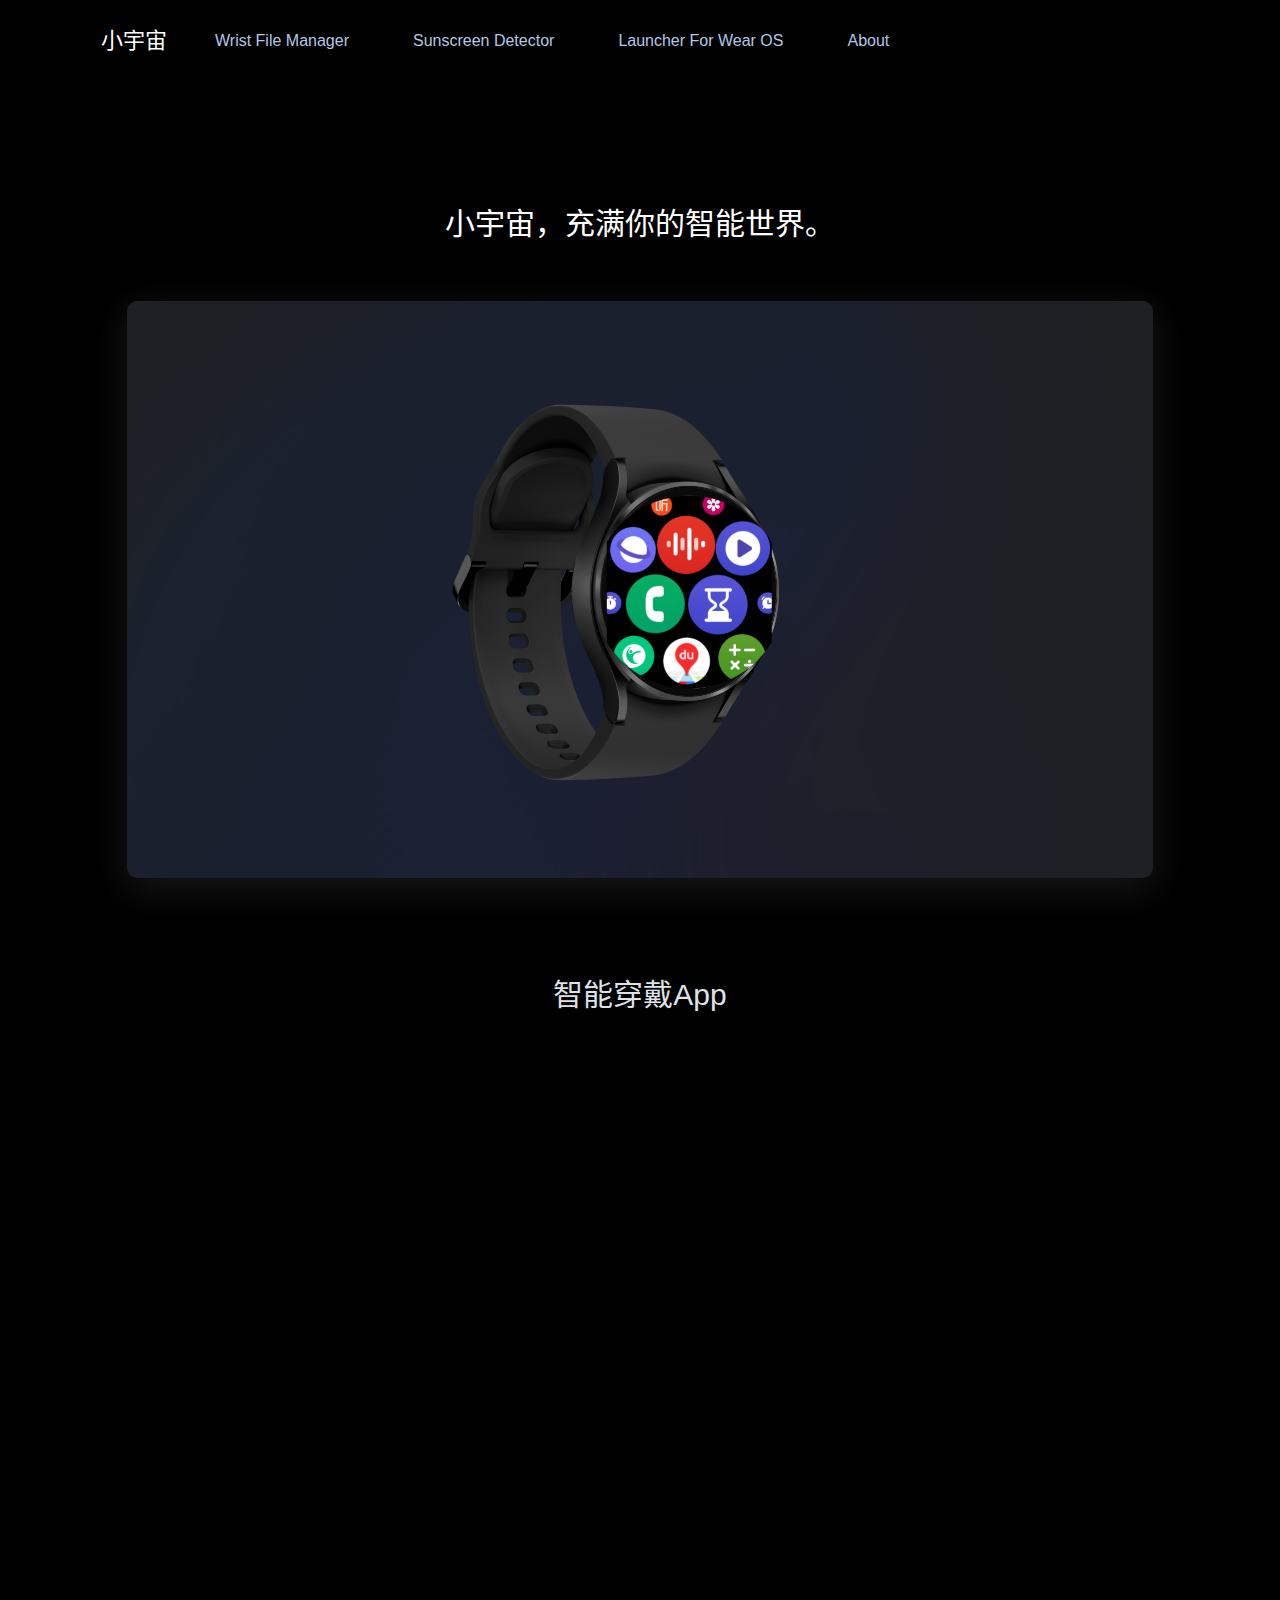
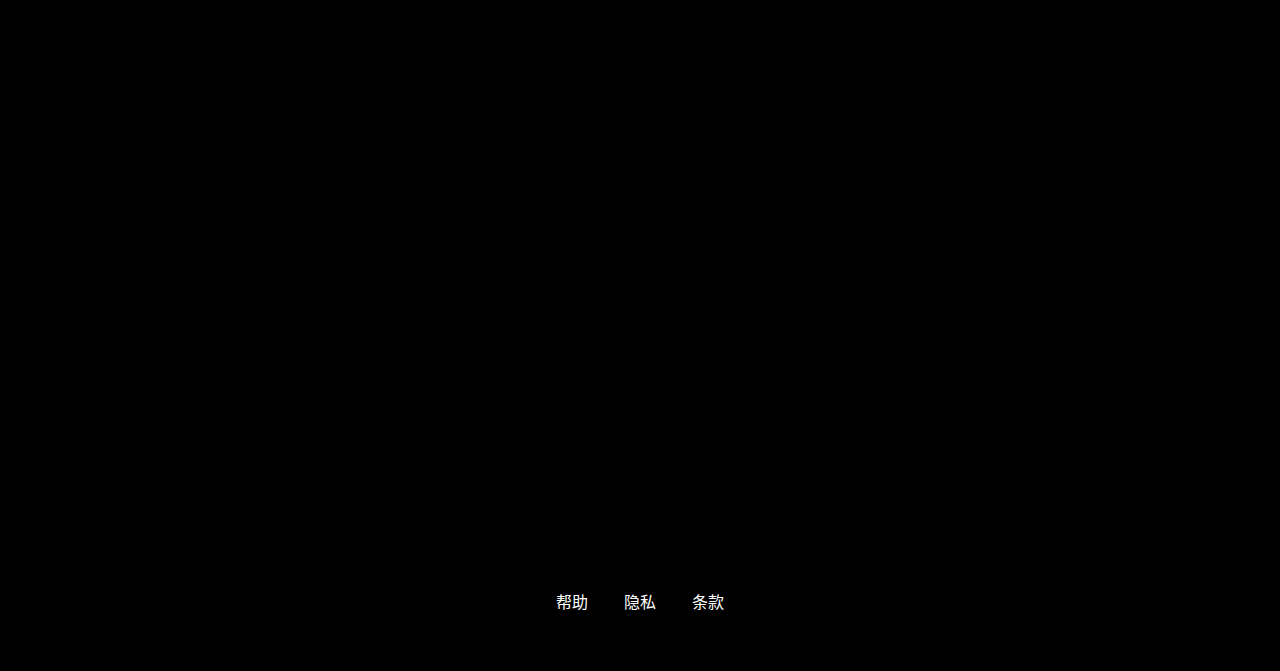
<file: index.html>
﻿<!DOCTYPE html>
<html lang="zh-CN">
	<head>
		<link rel="icon" href="img/ic_kelei_icon_512dp.png" type="image/x-icon">
		<meta charset="utf-8">
		<meta http-equiv="X-UA-Compatible" content="IE=edge">
		<meta name="viewport" content="width=device-width, initial-scale=1">
		<title>Small Universe </title>
		<link href="bootstrap/css/bootstrap.min.css" rel="stylesheet">
		<link href="css/bl-css.css" rel="stylesheet">
		<link href="font-awesome/css/font-awesome.min.css" rel="stylesheet">
		<link href="aos/dist/aos.css" rel="stylesheet">
	</head>
	<body style="background-color: black;">
		<div class="bl-header container-fluid" style="background-color: black;">
			<div class="container" style="background-color: black;">
				<nav class="navbar navbar-expand-lg navbar-dark bl-nav">
					<a class="nav-prand" href="index.html">小宇宙</a>
					<button class="navbar-toggler" type="button" data-toggle="collapse"
						data-target="#navbarSupportedContent" aria-controls="navbarSupportedContent"
						aria-expanded="false" aria-label="Toggle navigation">
						<span class="navbar-toggler-icon"></span>
					</button>
					<div class="collapse navbar-collapse" id="navbarSupportedContent">
						<ul class="navbar-nav mr-auto">
							<!--<li class="nav-item active">
								<a href="index.html">Home<span class="sr-only">(current)</span></a>
							</li>-->
							 <li class="nav-item">
								<a href="mediaPrivacy.html">Wrist File Manager</a>
							</li>
							<li class="nav-item">
								<a href="sunscreenDetectorPrivacy.html">Sunscreen Detector</a>
							</li>
                                                        <li class="nav-item">
								<a href="launcherPrivacy.html">Launcher For Wear OS</a>
							</li>
							<li class="nav-item">
								<a href="about.html">About</a>
							</li>
						</ul>
					</div>
					<!-- 	<button type="button" class="btn btn-outline-light ">登录</button> -->
				</nav>
			</div>
		</div>
		<div class="bl-bgclor container-fluid" style="background-color: black;">
			<div class="bl-banner container">
				<p>小宇宙，充满你的智能世界。</p>
				<div class="jpress-img" data-aos="fade-up"><img src="img/main.png" /></div>
			</div>
		</div>
		<div class="container bl-card bl-bgclor" style="background-color: black;">
			<h3 class="bl-card-title" style="color: #dee2e6;">智能穿戴App</h3>
			<div class="row product-box-body">
				<div class="col-md-6 col-sm-12 product-box-left product-box-image" data-aos="zoom-in">
					<img class="card-img-left" src="img/startForWatch.png" alt="Card image cap" />
				</div>
				<div class="col-md-6 col-sm-12 product-box-right product-box-content" data-aos="fade-left">
					<h3 class="card-title" style="color: #dee2e6;">腕上启动器</h3>
					<p style="color: #dee2e6;">腕上启动器，给你无边界的体验</p>
					<p style="color: #dee2e6;">
						腕上启动器是一款专为手表而生的WearOS手表启动器，它具备用户自定义主题颜色，清理内存等功能，
						安装此应用将自动替换手表自带启动器。
					</p>
				</div>
			</div>

			<div class="row product-box-body">
				<div class="col-md-6 col-sm-12 product-box-left product-box-content" data-aos="fade-left"
					data-aos-offset="100">
					<h3 class="card-title" style="color: #dee2e6;">腕上文件管理器</h3>
					<p style="color: #dee2e6;">专为智能手表而生的文件管理器</p>
					<p style="color: #dee2e6;">
						功能一、支持播放MP4、FLV等格式视频播放,并支持播放拖曳快进功能; 功能二、支持MP3、常规录音等格式的音频播放管理;
						功能三、支持大文本TXT文件的阅读、支持翻页、背景、字体大小设置;具备自动分章节目录和记忆阅读页码功能、下次可以继续上次阅读;不支持滚动翻页;功能四、支持本机软件卸载、停用等相关管理,不支持安装软件;
						功能五、在文件管理卡片页下拉支持全局数据刷新; 功能六、支持部分软件后台占用内存资源清理; 功能七、支持手表电池健康和基本手表信息的查看; 功能不、支持筛选图片、文本类型的设置.
					</p>
				</div>
				<div class="col-md-6 col-sm-12 product-box-right product-box-image" data-aos="zoom-in"
					data-aos-offset="100">
					<img class="card-img-left" src="img/filemanager.png" alt="Card image cap" />
				</div>
			</div>

			<div class="row product-box-body ">
				<div class="col-md-6 col-sm-12 product-box-left product-box-image" data-aos="zoom-in">
					<img class="card-img-left" src="img/smallunivers.png" alt="Card image cap" />
				</div>
				<div class="col-md-6 col-sm-12 product-box-right product-box-content" data-aos="fade-left">
					<h3 class="card-title" style="color: #dee2e6;">腕上小宇宙</h3>
					<p style="color: #dee2e6;">一款为智能穿戴设备开发的搜索App</p>
					<p style="color: #dee2e6;">你可以在手表上用《腕上小宇宙》进行百科词条、诗词的检索。你在检索的同时将可以选择离线收藏某些你喜欢的内容，同时，你还可以记录一些你阅读带来的感想。
					</p>
				</div>
			</div>


		</div>

		<div class="bl-footer container-fluid" style="background-color: black;">
			<div class="container">
				<ul class="bl-footer-list">

					<li class="bl-footer-item">
						<a href="#">帮助</a>
					</li>
					<li class="bl-footer-item">
						<a href="#">隐私</a>
					</li>
					<li class="bl-footer-item">
						<a href="#">条款</a>
					</li>
				</ul>
			
			</div>
		</div>
		<script src="jquery/jquery.min.js"></script>
		<script src="bootstrap/js/bootstrap.min.js"></script>
		<script src="aos/dist/aos.js"></script>
		<script>
			AOS.init();
		</script>
	</body>
</html>
</file>
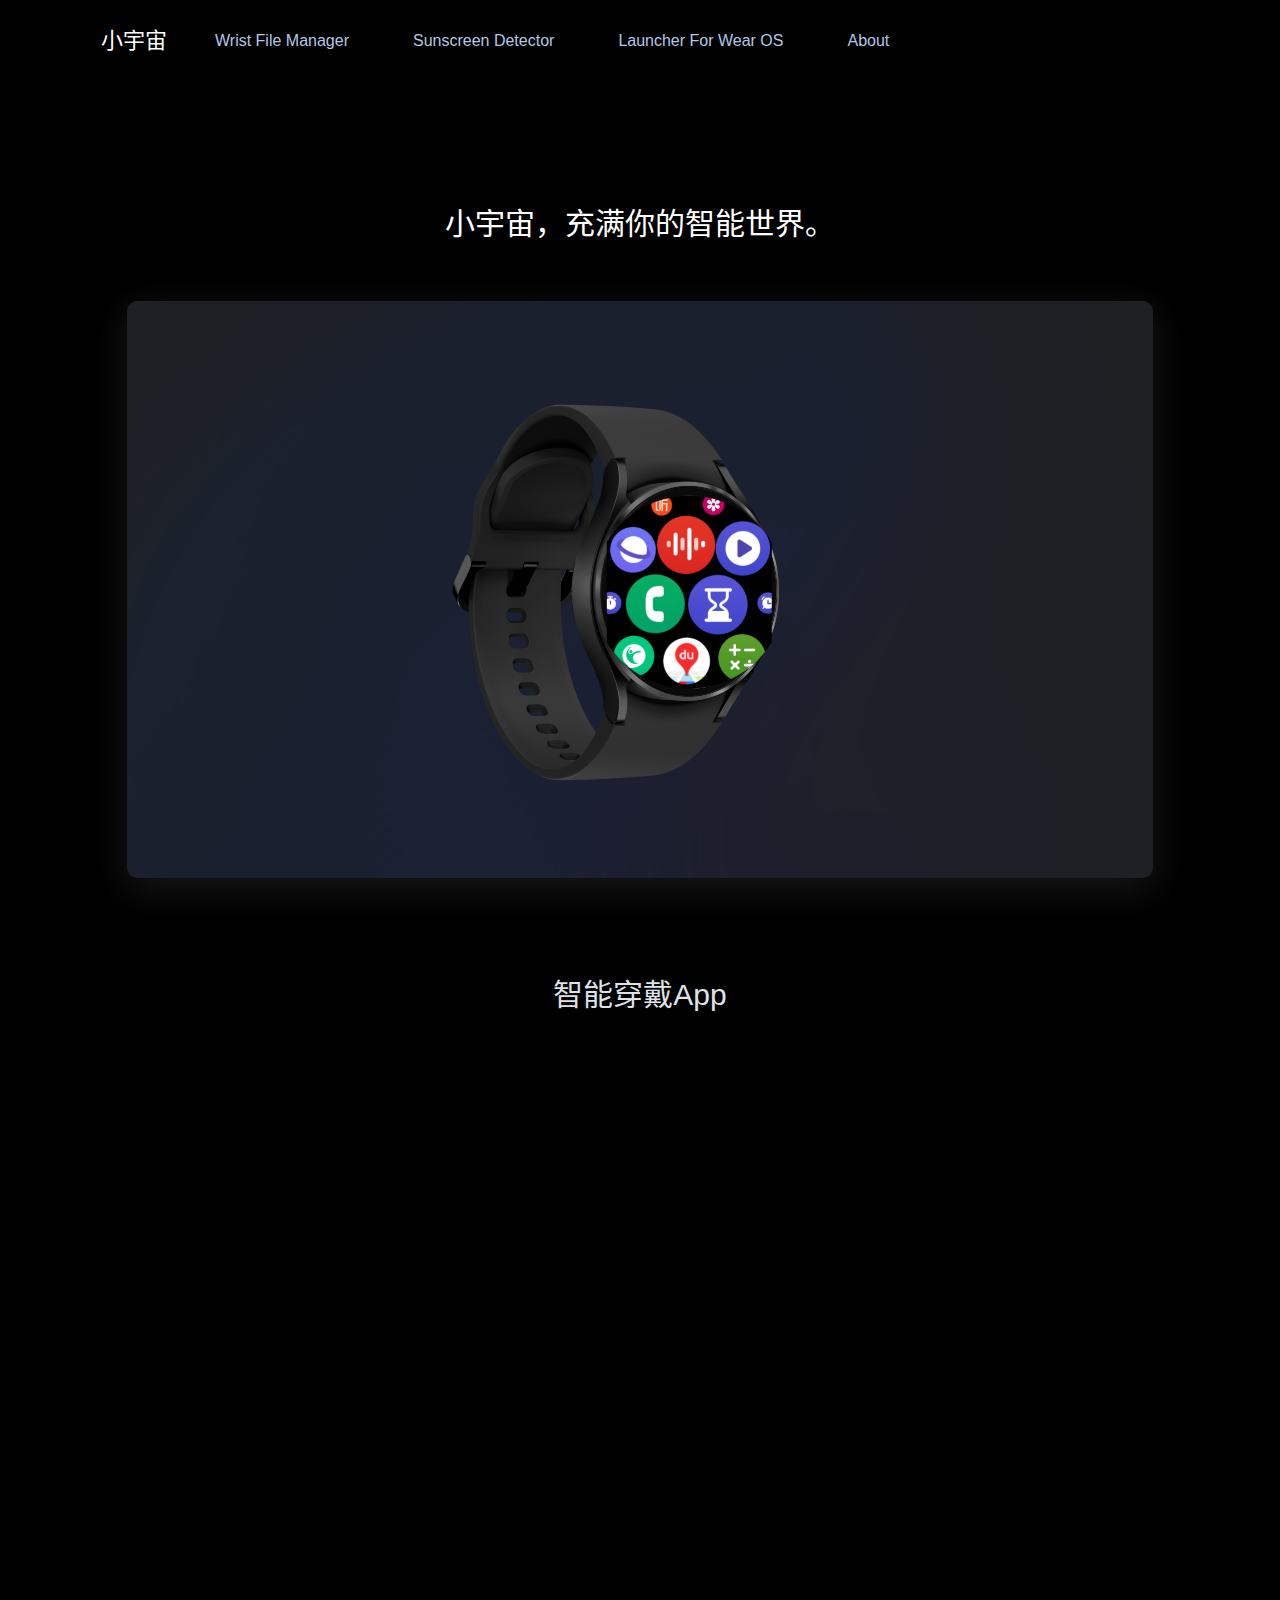
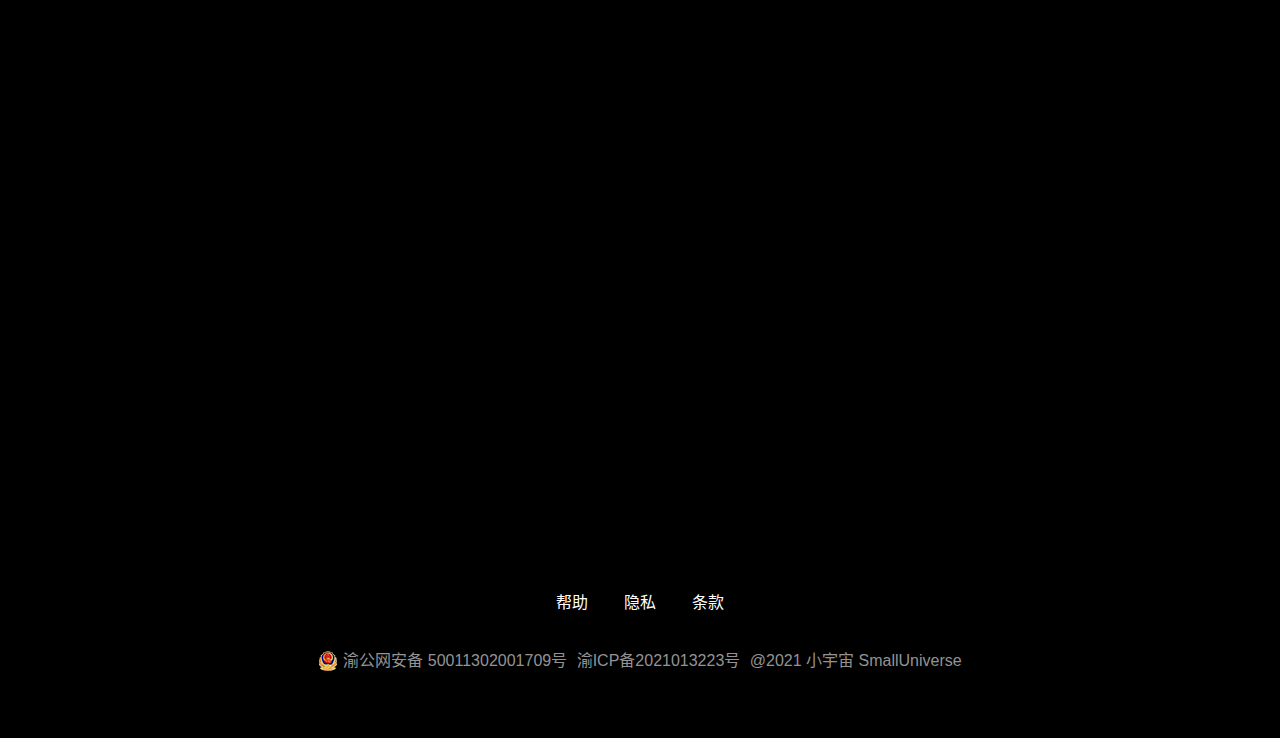
<file: smallUniverse/smallUniverse/index.html>
﻿<!DOCTYPE html>
<html lang="zh-CN">
	<head>
		<link rel="icon" href="img/ic_kelei_icon_512dp.png" type="image/x-icon">
		<meta charset="utf-8">
		<meta http-equiv="X-UA-Compatible" content="IE=edge">
		<meta name="viewport" content="width=device-width, initial-scale=1">
		<title>Small Universe </title>
		<link href="bootstrap/css/bootstrap.min.css" rel="stylesheet">
		<link href="css/bl-css.css" rel="stylesheet">
		<link href="font-awesome/css/font-awesome.min.css" rel="stylesheet">
		<link href="aos/dist/aos.css" rel="stylesheet">
	</head>
	<body style="background-color: black;">
		<div class="bl-header container-fluid" style="background-color: black;">
			<div class="container" style="background-color: black;">
				<nav class="navbar navbar-expand-lg navbar-dark bl-nav">
					<a class="nav-prand" href="index.html">小宇宙</a>
					<button class="navbar-toggler" type="button" data-toggle="collapse"
						data-target="#navbarSupportedContent" aria-controls="navbarSupportedContent"
						aria-expanded="false" aria-label="Toggle navigation">
						<span class="navbar-toggler-icon"></span>
					</button>
					<div class="collapse navbar-collapse" id="navbarSupportedContent">
						<ul class="navbar-nav mr-auto">
							<!--<li class="nav-item active">
								<a href="index.html">Home<span class="sr-only">(current)</span></a>
							</li>-->
							 <li class="nav-item">
								<a href="privacy.html">Wrist File Manager</a>
							</li>
							<li class="nav-item">
								<a href="privacy1.html">Sunscreen Detector</a>
							</li>
                                                        <li class="nav-item">
								<a href="privacy2.html">Launcher For Wear OS</a>
							</li>
							<li class="nav-item">
								<a href="about.html">About</a>
							</li>
						</ul>
					</div>
					<!-- 	<button type="button" class="btn btn-outline-light ">登录</button> -->
				</nav>
			</div>
		</div>
		<div class="bl-bgclor container-fluid" style="background-color: black;">
			<div class="bl-banner container">
				<p>小宇宙，充满你的智能世界。</p>
				<div class="jpress-img" data-aos="fade-up"><img src="img/main.png" /></div>
			</div>
		</div>
		<div class="container bl-card bl-bgclor" style="background-color: black;">
			<h3 class="bl-card-title" style="color: #dee2e6;">智能穿戴App</h3>
			<div class="row product-box-body">
				<div class="col-md-6 col-sm-12 product-box-left product-box-image" data-aos="zoom-in">
					<img class="card-img-left" src="img/startForWatch.png" alt="Card image cap" />
				</div>
				<div class="col-md-6 col-sm-12 product-box-right product-box-content" data-aos="fade-left">
					<h3 class="card-title" style="color: #dee2e6;">腕上启动器</h3>
					<p style="color: #dee2e6;">腕上启动器，给你无边界的体验</p>
					<p style="color: #dee2e6;">
						腕上启动器是一款专为手表而生的WearOS手表启动器，它具备用户自定义主题颜色，清理内存等功能，
						安装此应用将自动替换手表自带启动器。
					</p>
				</div>
			</div>

			<div class="row product-box-body">
				<div class="col-md-6 col-sm-12 product-box-left product-box-content" data-aos="fade-left"
					data-aos-offset="100">
					<h3 class="card-title" style="color: #dee2e6;">腕上文件管理器</h3>
					<p style="color: #dee2e6;">专为智能手表而生的文件管理器</p>
					<p style="color: #dee2e6;">
						功能一、支持播放MP4、FLV等格式视频播放,并支持播放拖曳快进功能; 功能二、支持MP3、常规录音等格式的音频播放管理;
						功能三、支持大文本TXT文件的阅读、支持翻页、背景、字体大小设置;具备自动分章节目录和记忆阅读页码功能、下次可以继续上次阅读;不支持滚动翻页;功能四、支持本机软件卸载、停用等相关管理,不支持安装软件;
						功能五、在文件管理卡片页下拉支持全局数据刷新; 功能六、支持部分软件后台占用内存资源清理; 功能七、支持手表电池健康和基本手表信息的查看; 功能不、支持筛选图片、文本类型的设置.
					</p>
				</div>
				<div class="col-md-6 col-sm-12 product-box-right product-box-image" data-aos="zoom-in"
					data-aos-offset="100">
					<img class="card-img-left" src="img/filemanager.png" alt="Card image cap" />
				</div>
			</div>

			<div class="row product-box-body ">
				<div class="col-md-6 col-sm-12 product-box-left product-box-image" data-aos="zoom-in">
					<img class="card-img-left" src="img/smallunivers.png" alt="Card image cap" />
				</div>
				<div class="col-md-6 col-sm-12 product-box-right product-box-content" data-aos="fade-left">
					<h3 class="card-title" style="color: #dee2e6;">腕上小宇宙</h3>
					<p style="color: #dee2e6;">一款为智能穿戴设备开发的搜索App</p>
					<p style="color: #dee2e6;">你可以在手表上用《腕上小宇宙》进行百科词条、诗词的检索。你在检索的同时将可以选择离线收藏某些你喜欢的内容，同时，你还可以记录一些你阅读带来的感想。
					</p>
				</div>
			</div>


		</div>

		<div class="bl-footer container-fluid" style="background-color: black;">
			<div class="container">
				<ul class="bl-footer-list">

					<li class="bl-footer-item">
						<a href="#">帮助</a>
					</li>
					<li class="bl-footer-item">
						<a href="#">隐私</a>
					</li>
					<li class="bl-footer-item">
						<a href="#">条款</a>
					</li>
				</ul>
				<div class="copyright">
					<div style="width:auto;margin:0 auto; padding:20px 0;">
						<a target="_blank"
							href="http://www.beian.gov.cn/portal/registerSystemInfo?recordcode=50011302001709"
							style="display:inline-block;text-decoration:none;height:20px;line-height:20px;"><img src="img/beian.png"
								style="float:left;" />
							<p style="float:left;height:20px;line-height:20px;margin: 0px 0px 0px 5px; color:#939393;">
								渝公网安备 50011302001709号</p>
						</a>
						<a target="_blank"
							href="https://beian.miit.gov.cn"
							style="display:inline-block;text-decoration:none;height:20px;line-height:20px;">
							<p style="float:left;height:20px;line-height:20px;margin: 0px 0px 0px 5px; color:#939393;">
								渝ICP备2021013223号</p>
						</a>
						<a target="_blank"
							href="#"
							style="display:inline-block;text-decoration:none;height:20px;line-height:20px;">
							<p style="float:left;height:20px;line-height:20px;margin: 0px 0px 0px 5px; color:#939393;">
								@2021 小宇宙 SmallUniverse</p>
						</a>
					</div>
		
				</div>
			
			</div>
		</div>
		<script src="jquery/jquery.min.js"></script>
		<script src="bootstrap/js/bootstrap.min.js"></script>
		<script src="aos/dist/aos.js"></script>
		<script>
			AOS.init();
		</script>
	</body>
</html>
</file>
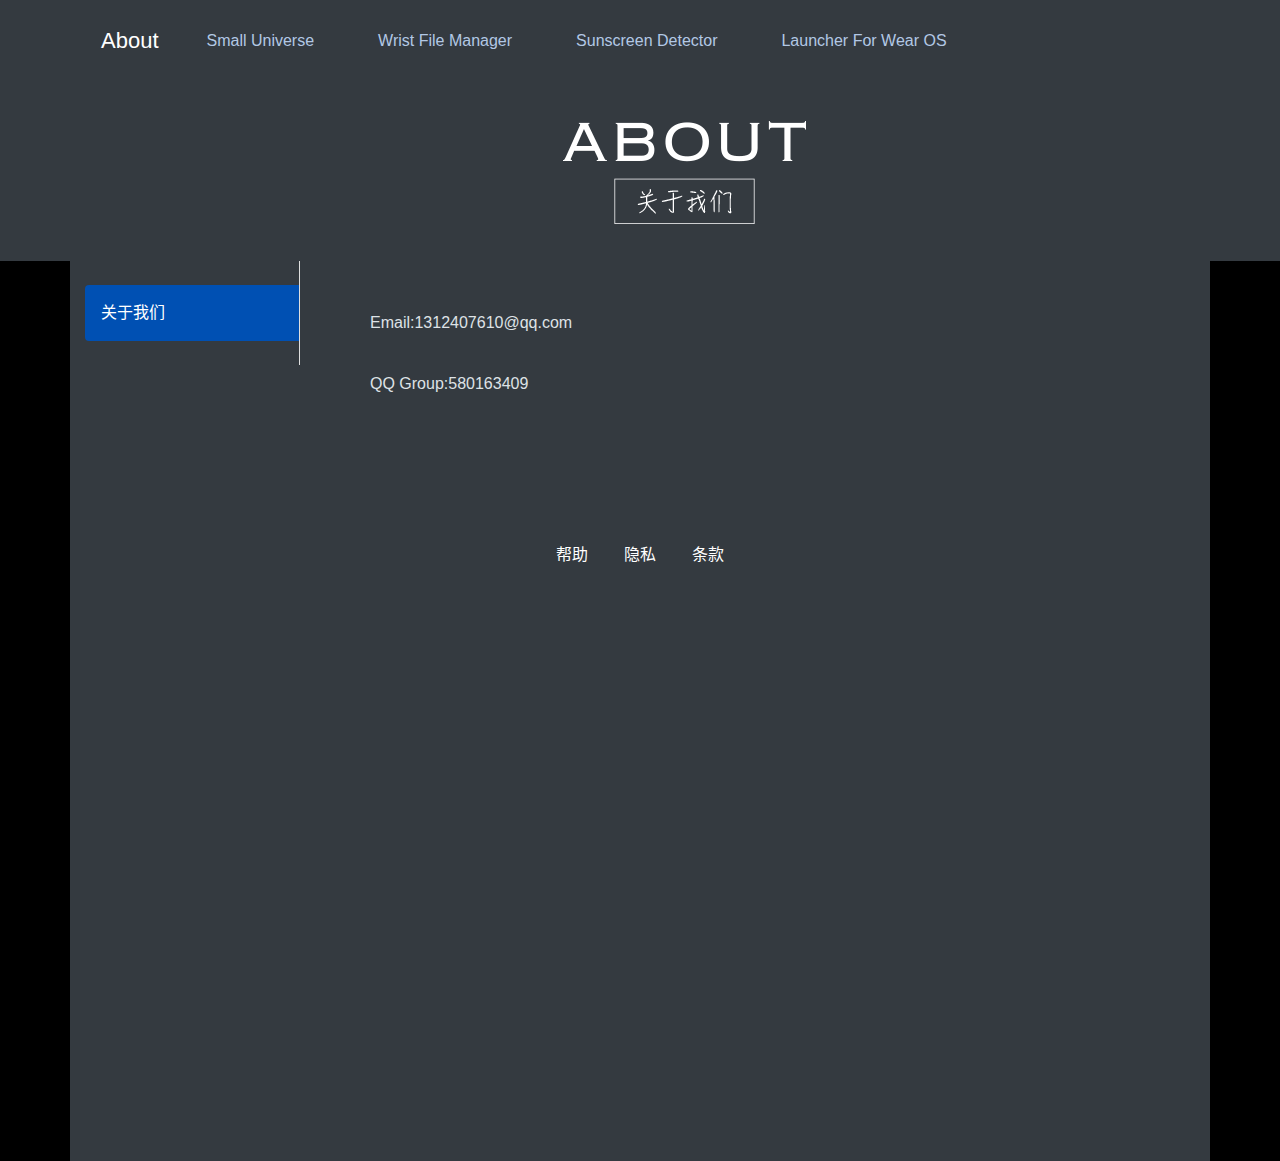
<file: about.html>
﻿<!DOCTYPE html>
<html lang="zh-CN">
<head>
    <meta charset="utf-8">
    
<meta http-equiv="X-UA-Compatible" content="IE=edge">
   
 <meta name="viewport" content="width=device-width, initial-scale=1">

    <title>小宇宙</title>
 
   <link href="bootstrap/css/bootstrap.min.css" rel="stylesheet">
   
 <link href="css/bl-css.css" rel="stylesheet">
   
 <link href="font-awesome/css/font-awesome.min.css" rel="stylesheet">
</head>
<body style="background-color: black;">

<div class="bl-header container-fluid">
    <div class="container">
        
<nav class="navbar navbar-expand-lg navbar-dark bl-nav">
            
<a class="nav-prand" href="about.html">About</a>
           
 <button class="navbar-toggler" type="button" data-toggle="collapse" data-target="#navbarSupportedContent" aria-controls="navbarSupportedContent" aria-expanded="false" aria-label="Toggle navigation">
        
        <span class="navbar-toggler-icon"></span>
            
</button>
         
             

								<div class="collapse navbar-collapse" id="navbarSupportedContent">
						<ul class="navbar-nav mr-auto">
							<li class="nav-item">
								<a href="index.html">Small Universe<span class="sr-only">(current)</span></a>
							</li>
 <li class="nav-item">
								<a href="mediaPrivacy.html">Wrist File Manager</a>
							</li>
							<li class="nav-item">
								<a href="sunscreenDetectorPrivacy.html">Sunscreen Detector</a>
							</li>
                                                        <li class="nav-item">
								<a href="launcherPrivacy.html">Launcher For Wear OS</a>
							</li>
						
						</ul>
					</div>                 
     
  </nav>
    </div>
</div>
<div class="container-fluid bl-bgclor">
    
<div class="container bl-about-banner"><img src="img/about-banner.png"/> 
</div>
</div>
<div class="container bl-container">
    <div class="row">
       
 <div class="col-md-3 col-sm-12">
            <div class="bl-cloumn-nav">
             
   <a class="bl-cloumn-nav-item nav-link active" href="#">关于我们</a>
              
              </div>
      
  
</div>
        
<div class="col-md-9 col-sm-12">
         
<div class="bl-artical" >
                
<p style="color: #dee2e6;">Email:1312407610@qq.com</p>
<p style="color: #dee2e6;">QQ Group:580163409</p>
                  
  </div>
        </div>
    </div><div class="bl-footer container-fluid">
			<div class="container">
				<ul class="bl-footer-list">

					<li class="bl-footer-item">
						<a href="#">帮助</a>
					</li>
					<li class="bl-footer-item">
						<a href="#">隐私</a>
					</li>
					<li class="bl-footer-item">
						<a href="#">条款</a>
					</li>
				</ul>
		
			</div>
		</div>
		<script src="jquery/jquery.min.js"></script>
		<script src="bootstrap/js/bootstrap.min.js"></script>
		<script src="aos/dist/aos.js"></script>
		<script>
			AOS.init();
		</script>
	</body>
</html>
</file>
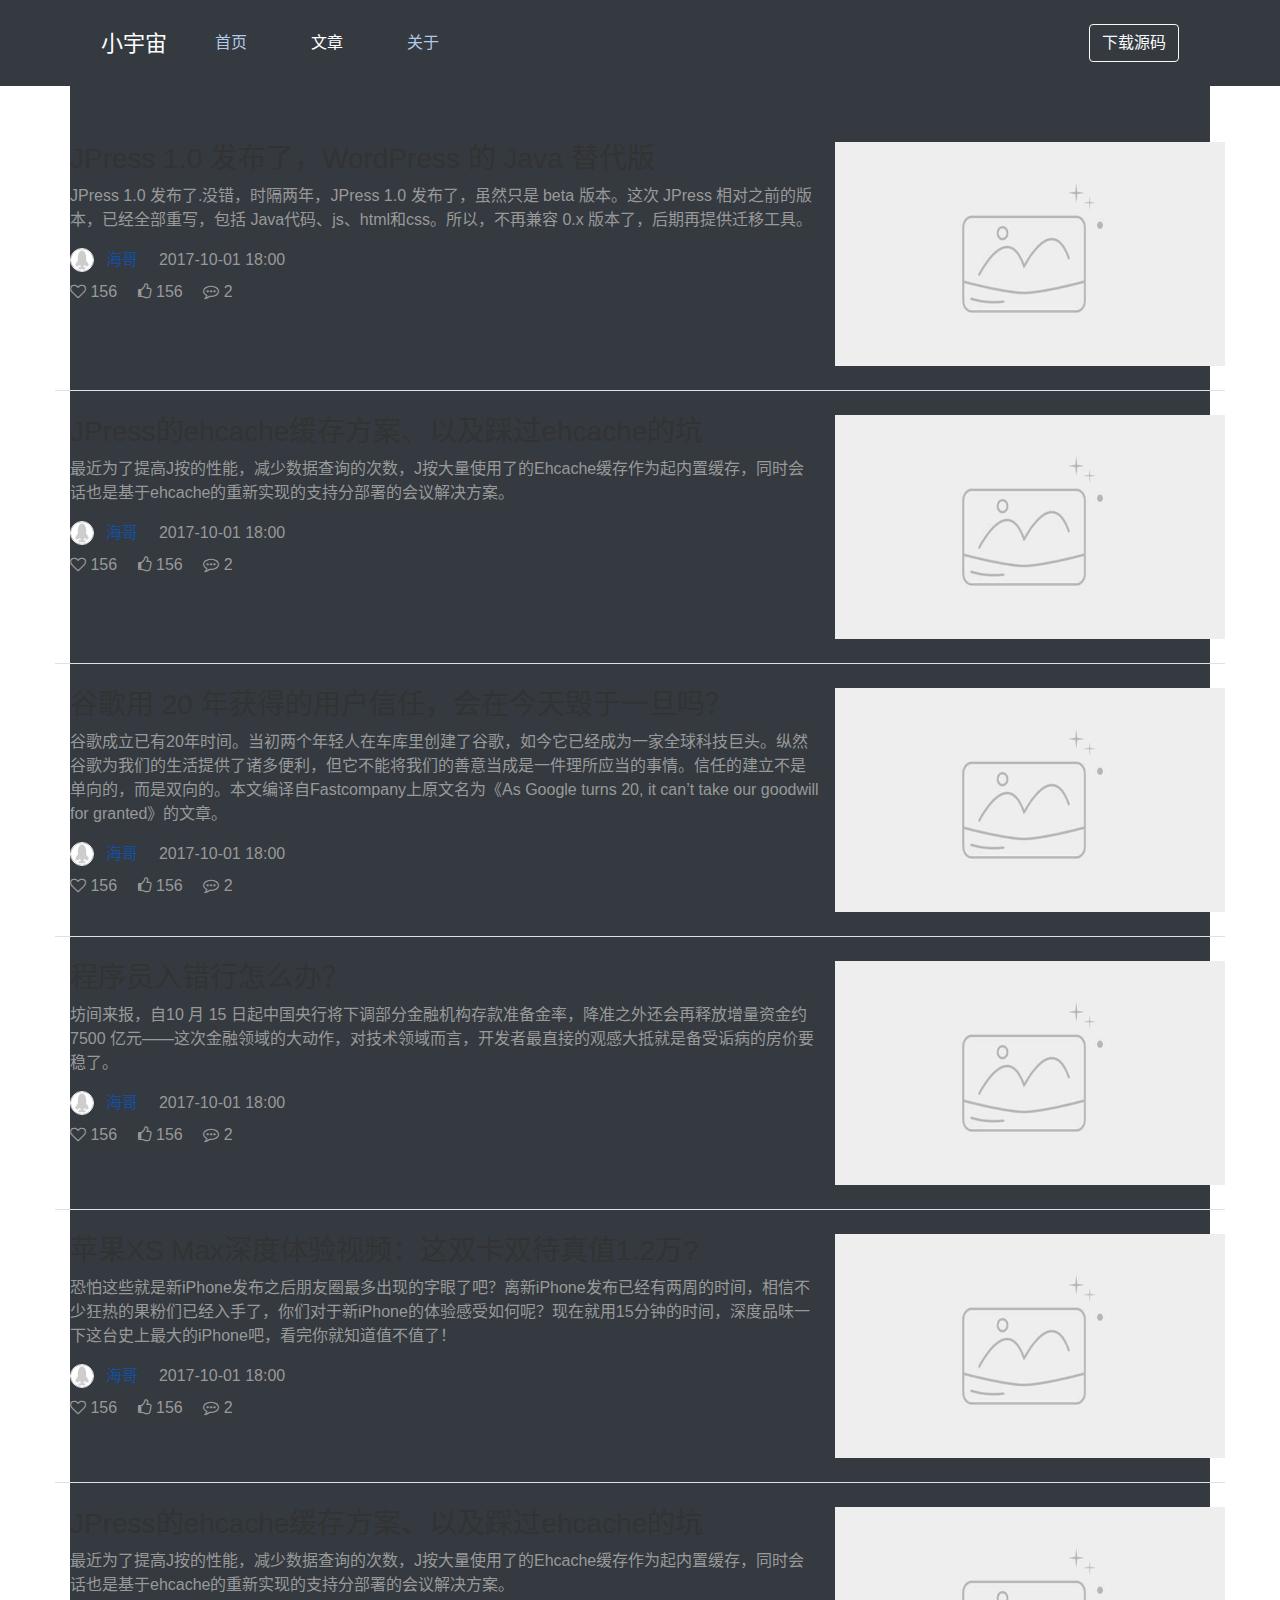
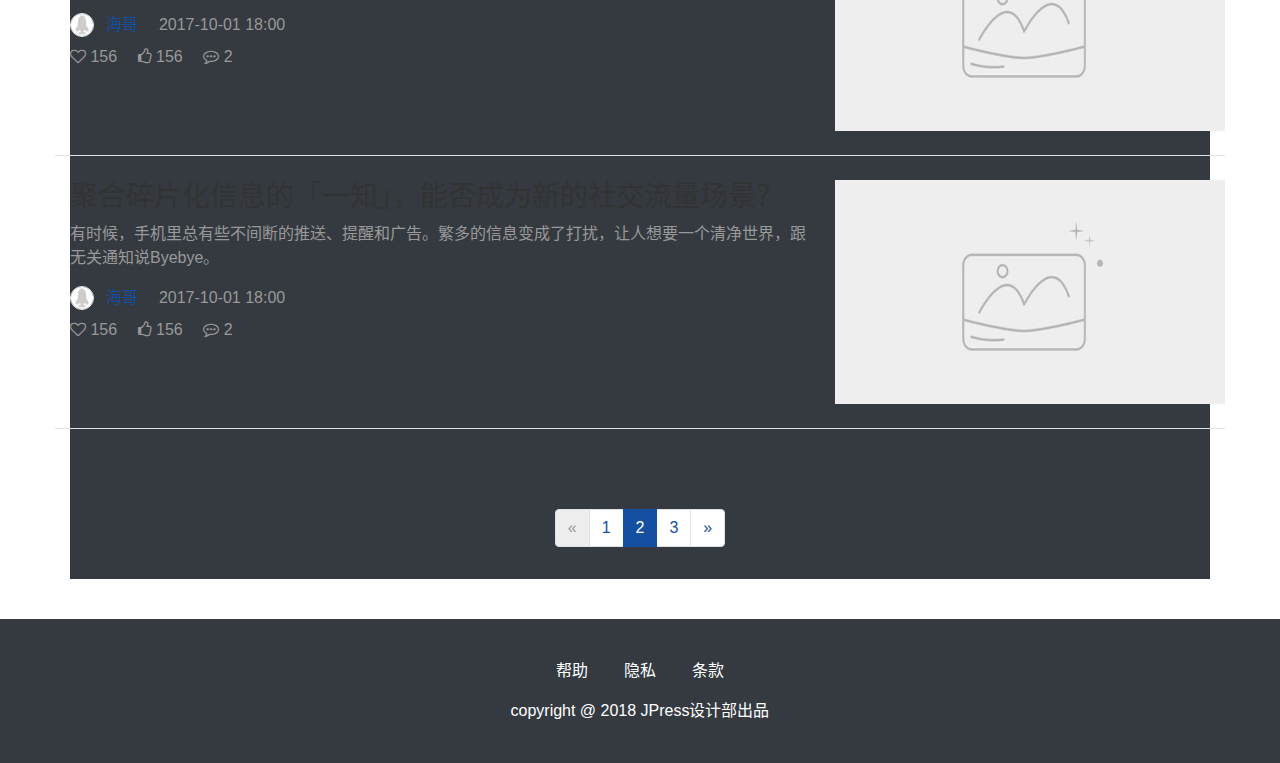
<file: aritical-list.html>
<!DOCTYPE html>
<html lang="zh-CN">
<head>
    <meta charset="utf-8">
    <meta http-equiv="X-UA-Compatible" content="IE=edge">
    <meta name="viewport" content="width=device-width, initial-scale=1">
    <title>JPress，一个类似WordPress的开源国产框架，更轻更快！</title>
    <link href="bootstrap/css/bootstrap.min.css" rel="stylesheet">
    <link href="css/bl-css.css" rel="stylesheet">
    <link href="font-awesome/css/font-awesome.min.css" rel="stylesheet">
</head>
<body>
<div class="bl-header container-fluid">
    <div class="container">
        <nav class="navbar navbar-expand-lg navbar-dark bl-nav">
            <a class="nav-prand" href="index.html">小宇宙</a>
            <button class="navbar-toggler" type="button" data-toggle="collapse" data-target="#navbarSupportedContent" aria-controls="navbarSupportedContent" aria-expanded="false" aria-label="Toggle navigation">
                <span class="navbar-toggler-icon"></span>
            </button>
            <div class="collapse navbar-collapse" id="navbarSupportedContent">
                <ul class="navbar-nav mr-auto">
                    <li class="nav-item">
                        <a href="index.html">首页 <span class="sr-only">(current)</span></a>
                    </li>
                    <li class="nav-item active">
                        <a href="aritical-list.html">文章</a>
                    </li>
                    <li class="nav-item">
                        <a href="about.html">关于</a>
                    </li>
                </ul>
            </div>
            <button type="button" class="btn btn-outline-light ">下载源码</button>
        </nav>
    </div>
</div>
<div class="container list-content bl-container">
    <div class="row bl-list-card">
        <div class="col-md-8 col-sm-12 bl-card-content">
            <h3 class="bl-content-title"><a href="aritical.html">JPress 1.0 发布了，WordPress 的 Java 替代版</a></h3>
            <p class="bl-content-info">JPress 1.0 发布了.没错，时隔两年，JPress 1.0 发布了，虽然只是 beta 版本。这次 JPress 相对之前的版本，已经全部重写，包括 Java代码、js、html和css。所以，不再兼容 0.x 版本了，后期再提供迁移工具。</p>
            <div class="bl-label">
                <div class="bl-label-item">
                    <img src="img/portrait.jpg" class="img-fluid rounded-circle bl-img-size" alt="">
                    <span>海哥</span>
                </div>
                <div class="bl-label-item">2017-10-01 18:00</div>
            </div>
            <div class="bl-tag">
                <div class="bl-tag-item"><i class="fa fa-heart-o" aria-hidden="true"></i> 156</div>
                <div class="bl-tag-item"><i class="fa fa-thumbs-o-up" aria-hidden="true"></i> 156</div>
                <div class="bl-tag-item"><i class="fa fa-commenting-o" aria-hidden="true"></i> 2</div>
            </div>
        </div>
        <div class="col-md-4 col-sm-12 bl-card-image"><a href="bl-aritical.html"><img src="img/default-img.jpg" class="img-fluid" alt=""></a></div>
    </div>
    <div class="row bl-list-card">
        <div class="col-md-8 col-sm-12 bl-card-content">
            <h3 class="bl-content-title"><a href="bl-aritical.html">JPress的ehcache缓存方案、以及踩过ehcache的坑</a></h3>
            <p class="bl-content-info">最近为了提高J按的性能，减少数据查询的次数，J按大量使用了的Ehcache缓存作为起内置缓存，同时会话也是基于ehcache的重新实现的支持分部署的会议解决方案。</p>
            <div class="bl-label">
                <div class="bl-label-item">
                    <img src="img/portrait.jpg" class="img-fluid rounded-circle bl-img-size" alt="">
                    <span>海哥</span>
                </div>
                <div class="bl-label-item">2017-10-01 18:00</div>
            </div>
            <div class="bl-tag">
                <div class="bl-tag-item"><i class="fa fa-heart-o" aria-hidden="true"></i> 156</div>
                <div class="bl-tag-item"><i class="fa fa-thumbs-o-up" aria-hidden="true"></i> 156</div>
                <div class="bl-tag-item"><i class="fa fa-commenting-o" aria-hidden="true"></i> 2</div>
            </div>
        </div>
        <div class="col-md-4 col-sm-12 bl-card-image"><a href="bl-aritical.html"><img src="img/default-img.jpg" class="img-fluid" alt=""></a></div>
    </div>
    <div class="row bl-list-card">
        <div class="col-md-8 col-sm-12 bl-card-content">
            <h3 class="bl-content-title"><a href="aritical.html">谷歌用 20 年获得的用户信任，会在今天毁于一旦吗？</a></h3>
            <p class="bl-content-info">谷歌成立已有20年时间。当初两个年轻人在车库里创建了谷歌，如今它已经成为一家全球科技巨头。纵然谷歌为我们的生活提供了诸多便利，但它不能将我们的善意当成是一件理所应当的事情。信任的建立不是单向的，而是双向的。本文编译自Fastcompany上原文名为《As Google turns 20, it can’t take our goodwill for granted》的文章。</p>
            <div class="bl-label">
                <div class="bl-label-item">
                    <img src="img/portrait.jpg" class="img-fluid rounded-circle bl-img-size" alt="">
                    <span>海哥</span>
                </div>
                <div class="bl-label-item">2017-10-01 18:00</div>
            </div>
            <div class="bl-tag">
                <div class="bl-tag-item"><i class="fa fa-heart-o" aria-hidden="true"></i> 156</div>
                <div class="bl-tag-item"><i class="fa fa-thumbs-o-up" aria-hidden="true"></i> 156</div>
                <div class="bl-tag-item"><i class="fa fa-commenting-o" aria-hidden="true"></i> 2</div>
            </div>
        </div>
        <div class="col-md-4 col-sm-12 bl-card-image"><a href="bl-aritical.html"><img src="img/default-img.jpg" class="img-fluid" alt=""></a></div>
    </div>
    <div class="row bl-list-card">
        <div class="col-md-8 col-sm-12 bl-card-content">
            <h3 class="bl-content-title"><a href="aritical.html">程序员入错行怎么办？</a></h3>
            <p class="bl-content-info">坊间来报，自10 月 15 日起中国央行将下调部分金融机构存款准备金率，降准之外还会再释放增量资金约 7500 亿元——这次金融领域的大动作，对技术领域而言，开发者最直接的观感大抵就是备受诟病的房价要稳了。</p>
            <div class="bl-label">
                <div class="bl-label-item">
                    <img src="img/portrait.jpg" class="img-fluid rounded-circle bl-img-size" alt="">
                    <span>海哥</span>
                </div>
                <div class="bl-label-item">2017-10-01 18:00</div>
            </div>
            <div class="bl-tag">
                <div class="bl-tag-item"><i class="fa fa-heart-o" aria-hidden="true"></i> 156</div>
                <div class="bl-tag-item"><i class="fa fa-thumbs-o-up" aria-hidden="true"></i> 156</div>
                <div class="bl-tag-item"><i class="fa fa-commenting-o" aria-hidden="true"></i> 2</div>
            </div>
        </div>
        <div class="col-md-4 col-sm-12 bl-card-image"><a href="bl-aritical.html"><img src="img/default-img.jpg" class="img-fluid" alt=""></a></div>
    </div>
    <div class="row bl-list-card">
        <div class="col-md-8 col-sm-12 bl-card-content">
            <h3 class="bl-content-title"><a href="aritical.html">苹果XS Max深度体验视频：这双卡双待真值1.2万?</a></h3>
            <p class="bl-content-info">恐怕这些就是新iPhone发布之后朋友圈最多出现的字眼了吧？离新iPhone发布已经有两周的时间，相信不少狂热的果粉们已经入手了，你们对于新iPhone的体验感受如何呢？现在就用15分钟的时间，深度品味一下这台史上最大的iPhone吧，看完你就知道值不值了！</p>
            <div class="bl-label">
                <div class="bl-label-item">
                    <img src="img/portrait.jpg" class="img-fluid rounded-circle bl-img-size" alt="">
                    <span>海哥</span>
                </div>
                <div class="bl-label-item">2017-10-01 18:00</div>
            </div>
            <div class="bl-tag">
                <div class="bl-tag-item"><i class="fa fa-heart-o" aria-hidden="true"></i> 156</div>
                <div class="bl-tag-item"><i class="fa fa-thumbs-o-up" aria-hidden="true"></i> 156</div>
                <div class="bl-tag-item"><i class="fa fa-commenting-o" aria-hidden="true"></i> 2</div>
            </div>
        </div>
        <div class="col-md-4 col-sm-12 bl-card-image"><a href="bl-aritical.html"><img src="img/default-img.jpg" class="img-fluid" alt=""></a></div>
    </div>
    <div class="row bl-list-card">
        <div class="col-md-8 col-sm-12 bl-card-content">
            <h3 class="bl-content-title"><a href="aritical.html">JPress的ehcache缓存方案、以及踩过ehcache的坑</a></h3>
            <p class="bl-content-info">最近为了提高J按的性能，减少数据查询的次数，J按大量使用了的Ehcache缓存作为起内置缓存，同时会话也是基于ehcache的重新实现的支持分部署的会议解决方案。</p>
            <div class="bl-label">
                <div class="bl-label-item">
                    <img src="img/portrait.jpg" class="img-fluid rounded-circle bl-img-size" alt="">
                    <span>海哥</span>
                </div>
                <div class="bl-label-item">2017-10-01 18:00</div>
            </div>
            <div class="bl-tag">
                <div class="bl-tag-item"><i class="fa fa-heart-o" aria-hidden="true"></i> 156</div>
                <div class="bl-tag-item"><i class="fa fa-thumbs-o-up" aria-hidden="true"></i> 156</div>
                <div class="bl-tag-item"><i class="fa fa-commenting-o" aria-hidden="true"></i> 2</div>
            </div>
        </div>
        <div class="col-md-4 col-sm-12 bl-card-image"><a href="bl-aritical.html"><img src="img/default-img.jpg" class="img-fluid" alt=""></a></div>
    </div>
    <div class="row bl-list-card">
        <div class="col-md-8 col-sm-12 bl-card-content">
            <h3 class="bl-content-title"><a href="aritical.html">聚合碎片化信息的「一知」，能否成为新的社交流量场景？</a></h3>
            <p class="bl-content-info">有时候，手机里总有些不间断的推送、提醒和广告。繁多的信息变成了打扰，让人想要一个清净世界，跟无关通知说Byebye。</p>
            <div class="bl-label">
                <div class="bl-label-item">
                    <img src="img/portrait.jpg" class="img-fluid rounded-circle bl-img-size" alt="">
                    <span>海哥</span>
                </div>
                <div class="bl-label-item">2017-10-01 18:00</div>
            </div>
            <div class="bl-tag">
                <div class="bl-tag-item"><i class="fa fa-heart-o" aria-hidden="true"></i> 156</div>
                <div class="bl-tag-item"><i class="fa fa-thumbs-o-up" aria-hidden="true"></i> 156</div>
                <div class="bl-tag-item"><i class="fa fa-commenting-o" aria-hidden="true"></i> 2</div>
            </div>
        </div>
        <div class="col-md-4 col-sm-12 bl-card-image"><a href="bl-aritical.html"><img src="img/default-img.jpg" class="img-fluid" alt=""></a></div>
    </div>
    <nav aria-label="Page navigation example" style="margin-top:2rem;">
        <ul class="pagination justify-content-center bl-page">
            <li class="page-item disabled">
                <a class="page-link" href="#" aria-label="Previous">
                    <span aria-hidden="true">&laquo;</span>
                    <span class="sr-only">Previous</span>
                </a>
            </li>
            <li class="page-item"><a class="page-link" href="#">1</a></li>
            <li class="page-item active"><a class="page-link" href="#">2</a></li>
            <li class="page-item"><a class="page-link" href="#">3</a></li>
            <li class="page-item">
                <a class="page-link" href="#" aria-label="Next">
                    <span aria-hidden="true">&raquo;</span>
                    <span class="sr-only">Next</span>
                </a>
            </li>
        </ul>
    </nav>
</div>
<div class="bl-footer container-fluid">
    <div class="container">
        <ul class="bl-footer-list">
            <li class="bl-footer-item">
                <a href="#">帮助</a>
            </li>
            <li class="bl-footer-item">
                <a href="#">隐私</a>
            </li>
            <li class="bl-footer-item">
                <a href="#">条款</a>
            </li>
        </ul>
        <div class="copyright">copyright @ 2018 JPress设计部出品</div>
    </div>
</div>
<script src="jquery/jquery.min.js"></script>
<script src="bootstrap/js/bootstrap.min.js"></script>
</body>
</html>
</file>
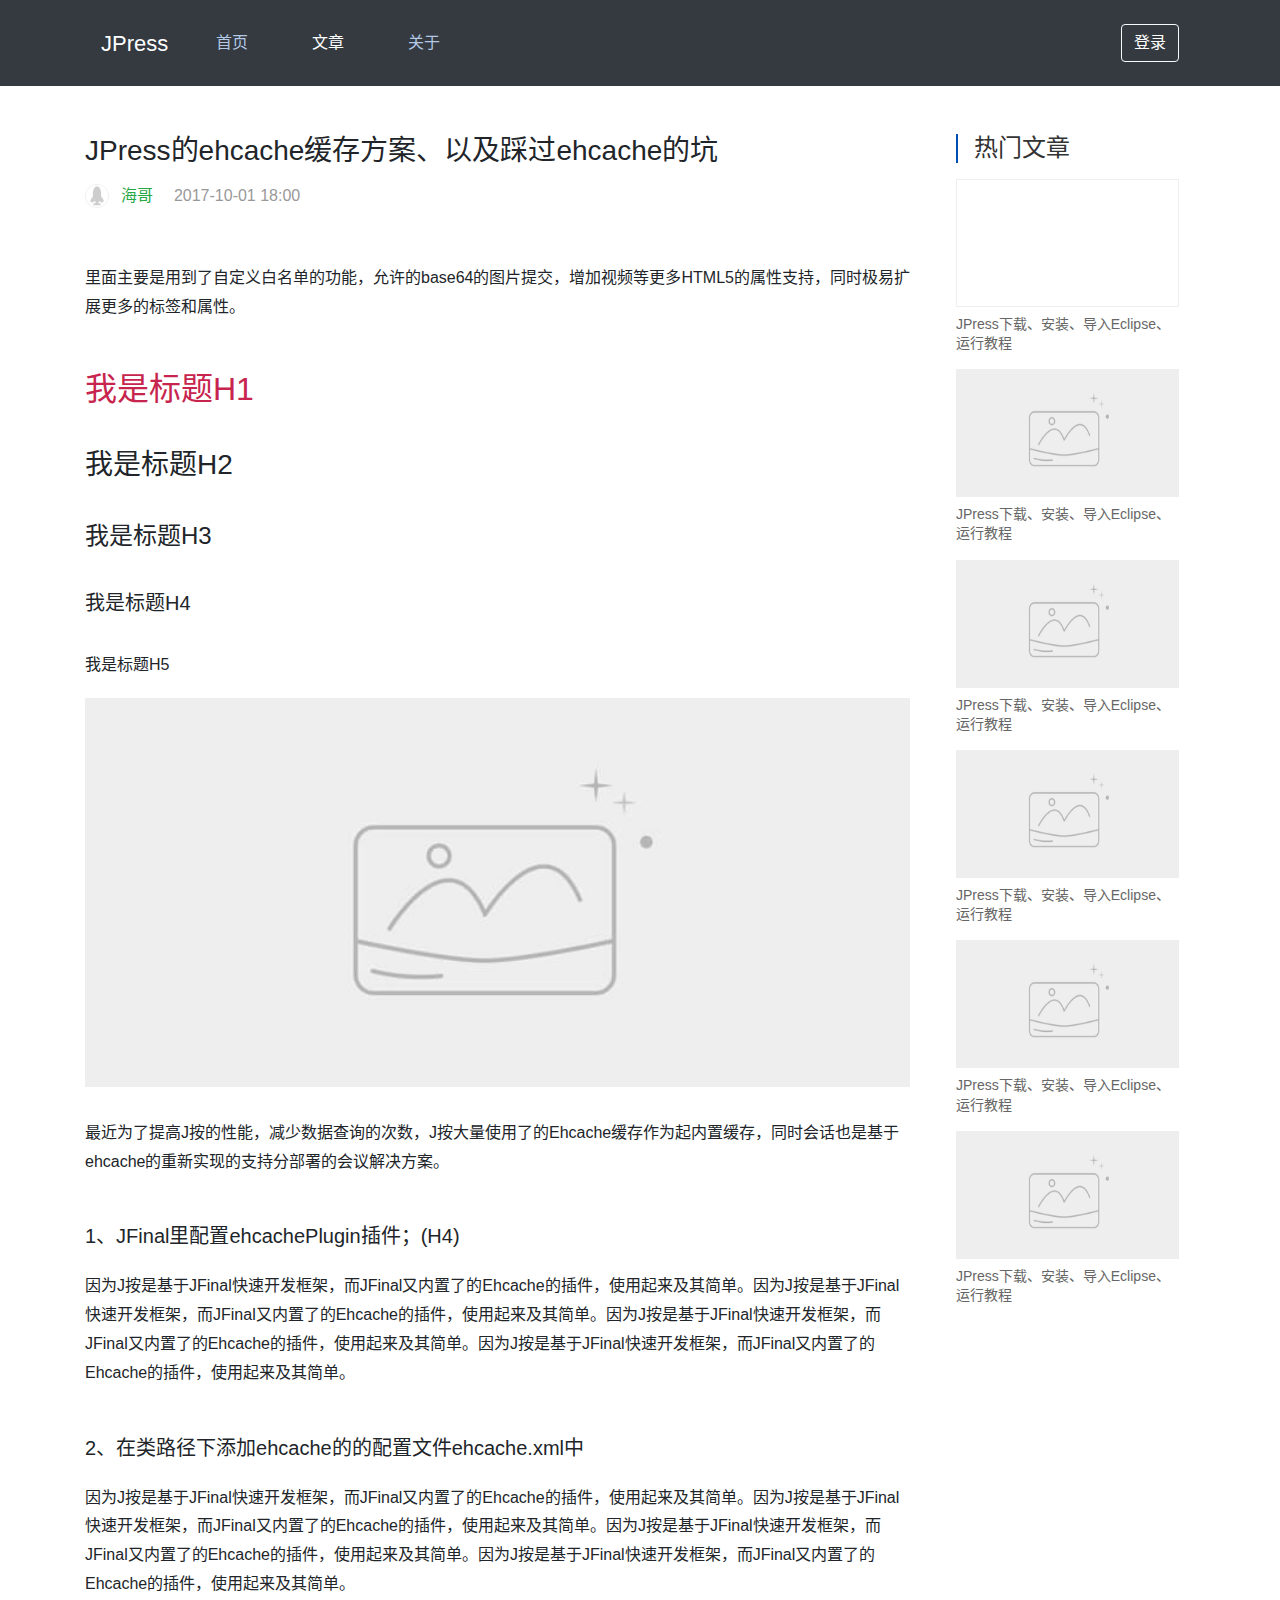
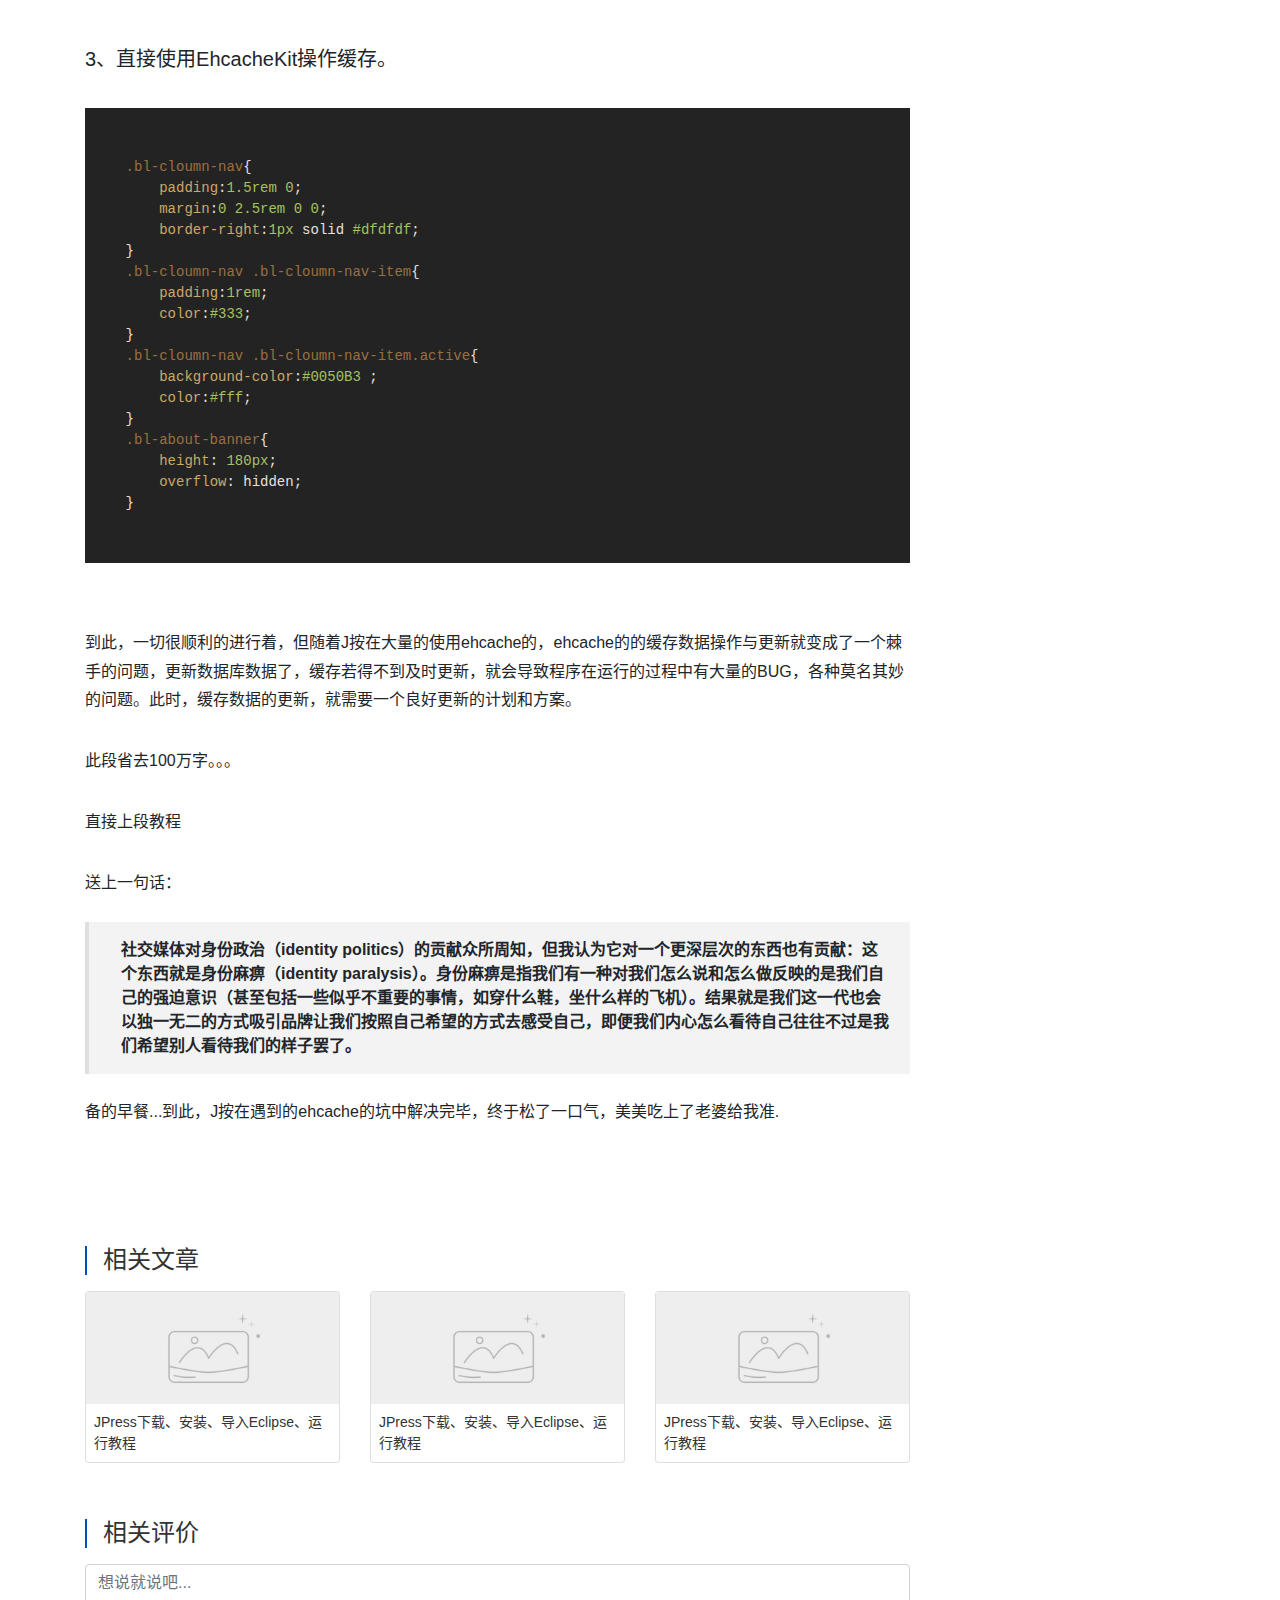
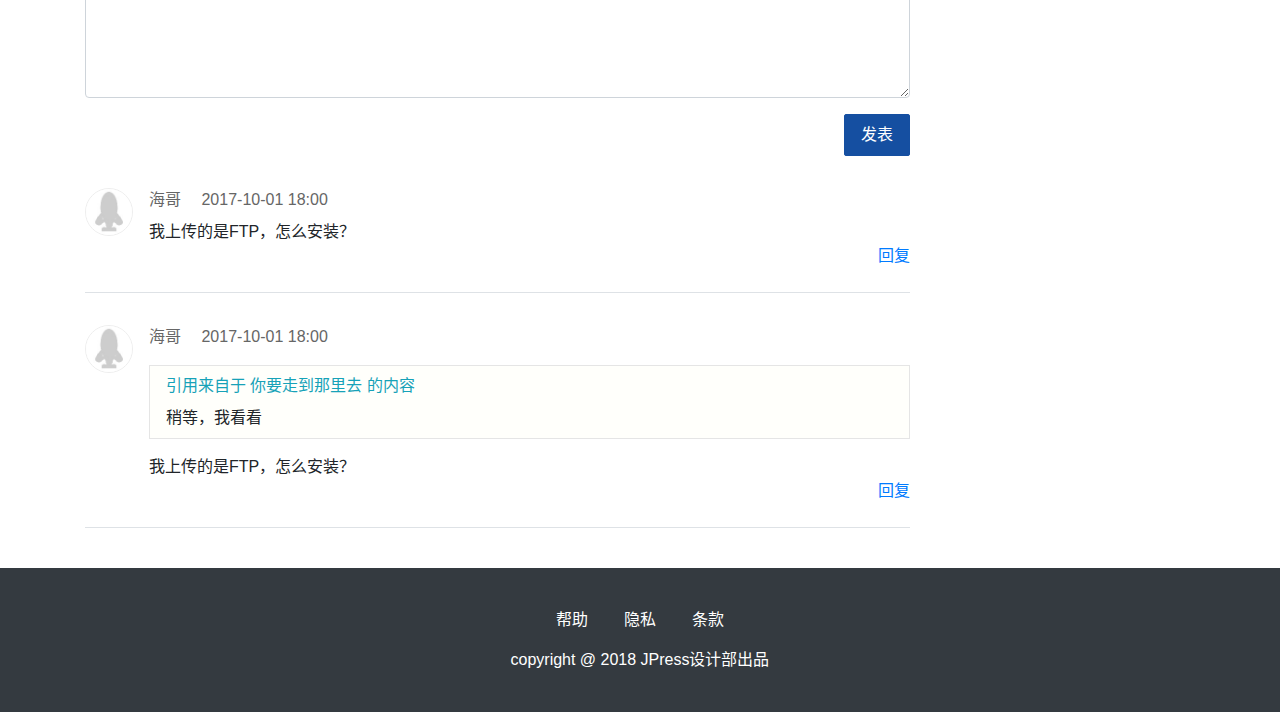
<file: aritical.html>
<!DOCTYPE html>
<html lang="zh-CN">
<head>
    <meta charset="utf-8">
    <meta http-equiv="X-UA-Compatible" content="IE=edge">
    <meta name="viewport" content="width=device-width, initial-scale=1">
    <title>JPress，一个类似WordPress的开源国产框架，更轻更快！</title>
    <link href="bootstrap/css/bootstrap.min.css" rel="stylesheet">
    <link href="css/bl-css.css" rel="stylesheet">
    <link href="font-awesome/css/font-awesome.min.css" rel="stylesheet">
    <link rel="stylesheet" href="highlight/styles/railscasts.css">
</head>
<body>
<div class="bl-header container-fluid">
    <div class="container">
        <nav class="navbar navbar-expand-lg navbar-dark bl-nav">
            <a class="nav-prand" href="index.html">JPress</a>
            <button class="navbar-toggler" type="button" data-toggle="collapse" data-target="#navbarSupportedContent" aria-controls="navbarSupportedContent" aria-expanded="false" aria-label="Toggle navigation">
                <span class="navbar-toggler-icon"></span>
            </button>
            <div class="collapse navbar-collapse" id="navbarSupportedContent">
                <ul class="navbar-nav mr-auto">
                    <li class="nav-item">
                        <a href="index.html">首页 <span class="sr-only">(current)</span></a>
                    </li>
                    <li class="nav-item active">
                        <a href="aritical-list.html">文章</a>
                    </li>
                    <li class="nav-item">
                        <a href="about.html">关于</a>
                    </li>
                </ul>
            </div>
            <button type="button" class="btn btn-outline-light bl-light-color">登录</button>
        </nav>
    </div>
</div>
<div class="container">
    <div class="row">
        <div class="col-md-9 col-sm-12">
            <h3 class="bl-artical-title">JPress的ehcache缓存方案、以及踩过ehcache的坑</h3>
            <div class="bl-label">
                <div class="bl-label-item">
                    <img src="img/portrait.jpg" class="img-fluid rounded-circle bl-img-size" alt="">
                    <span class="text-success">海哥</span>
                </div>
                <div class="bl-label-item">2017-10-01 18:00</div>
            </div>
            <div class="bl-artical">
                <p>里面主要是用到了自定义白名单的功能，允许的base64的图片提交，增加视频等更多HTML5的属性支持，同时极易扩展更多的标签和属性。</p>
                <h1>我是标题H1</h1>
                <h2>我是标题H2</h2>
                <h3>我是标题H3</h3>
                <h4>我是标题H4</h4>
                <h5>我是标题H5</h5>
                <p><img src="img/default-img.jpg" alt=""></p>
                <p>最近为了提高J按的性能，减少数据查询的次数，J按大量使用了的Ehcache缓存作为起内置缓存，同时会话也是基于ehcache的重新实现的支持分部署的会议解决方案。</p>
                <h4>1、JFinal里配置ehcachePlugin插件；(H4)</h4>
                <p>因为J按是基于JFinal快速开发框架，而JFinal又内置了的Ehcache的插件，使用起来及其简单。因为J按是基于JFinal快速开发框架，而JFinal又内置了的Ehcache的插件，使用起来及其简单。因为J按是基于JFinal快速开发框架，而JFinal又内置了的Ehcache的插件，使用起来及其简单。因为J按是基于JFinal快速开发框架，而JFinal又内置了的Ehcache的插件，使用起来及其简单。</p>
                <h4>2、在类路径下添加ehcache的的配置文件ehcache.xml中</h4>
                <p>因为J按是基于JFinal快速开发框架，而JFinal又内置了的Ehcache的插件，使用起来及其简单。因为J按是基于JFinal快速开发框架，而JFinal又内置了的Ehcache的插件，使用起来及其简单。因为J按是基于JFinal快速开发框架，而JFinal又内置了的Ehcache的插件，使用起来及其简单。因为J按是基于JFinal快速开发框架，而JFinal又内置了的Ehcache的插件，使用起来及其简单。</p>
                <h4 >3、直接使用EhcacheKit操作缓存。</h4>
                <pre>
                    <code>

    .bl-cloumn-nav{
        padding:1.5rem 0;
        margin:0 2.5rem 0 0;
        border-right:1px solid #dfdfdf;
    }
    .bl-cloumn-nav .bl-cloumn-nav-item{
        padding:1rem;
        color:#333;
    }
    .bl-cloumn-nav .bl-cloumn-nav-item.active{
        background-color:#0050B3 ;
        color:#fff;
    }
    .bl-about-banner{
        height: 180px;
        overflow: hidden;
    }

                    </code>
                </pre>
                <p>到此，一切很顺利的进行着，但随着J按在大量的使用ehcache的，ehcache的的缓存数据操作与更新就变成了一个棘手的问题，更新数据库数据了，缓存若得不到及时更新，就会导致程序在运行的过程中有大量的BUG，各种莫名其妙的问题。此时，缓存数据的更新，就需要一个良好更新的计划和方案。</p>
                <p> 此段省去100万字。。。</p>
                <P>直接上段教程</P>
                <p>送上一句话：</p>
                <blockquote>
                    社交媒体对身份政治（identity politics）的贡献众所周知，但我认为它对一个更深层次的东西也有贡献：这个东西就是身份麻痹（identity paralysis）。身份麻痹是指我们有一种对我们怎么说和怎么做反映的是我们自己的强迫意识（甚至包括一些似乎不重要的事情，如穿什么鞋，坐什么样的飞机）。结果就是我们这一代也会以独一无二的方式吸引品牌让我们按照自己希望的方式去感受自己，即便我们内心怎么看待自己往往不过是我们希望别人看待我们的样子罢了。
                </blockquote>
                <p>备的早餐...到此，J按在遇到的ehcache的坑中解决完毕，终于松了一口气，美美吃上了老婆给我准.</p>
            </div>
            <div class="recommend-panel">
                <h4 class="bl-title">相关文章</h4>
                <div class="card-deck">
                    <div class="card bl-panel">
                        <a href="bl-aritical.html">
                            <div class="recommend-panel-top">
                                <img src="img/default-img.jpg" class="img-fluid" alt="">
                            </div>
                            <div class="recommend-panel-bottom">
                                JPress下载、安装、导入Eclipse、运行教程
                            </div>
                        </a>
                    </div>
                    <div class="card bl-panel">
                        <a href="bl-aritical.html">
                            <div class="recommend-panel-top">
                                <img src="img/default-img.jpg" class="img-fluid" alt="">
                            </div>
                            <div class="recommend-panel-bottom">
                                JPress下载、安装、导入Eclipse、运行教程
                            </div>
                        </a>
                    </div>
                    <div class="card bl-panel">
                        <a href="bl-aritical.html">
                            <div class="recommend-panel-top">
                                <img src="img/default-img.jpg" class="img-fluid" alt="">
                            </div>
                            <div class="recommend-panel-bottom">
                                JPress下载、安装、导入Eclipse、运行教程
                            </div>
                        </a>
                    </div>
                </div>
            </div>
            <div class="comment">
                <h4 class="bl-title">相关评价</h4>
                <form class="bl-comment-form">
                    <div class="form-group">
                        <textarea class="form-control" placeholder="想说就说吧..." id="exampleFormControlTextarea1" rows="5"></textarea>
                    </div>
                    <button type="button">发表</button>
                    <span class="clearfix"></span>
                </form>

                <div class="comment-panel">
                    <div class="comment-panel-portrait"><img src="img/portrait.jpg" alt=""></div>
                    <div class="comment-panel-content">
                        <div class="comment-panel-content-item">
                            <span>海哥</span>
                            <span>2017-10-01 18:00</span>
                        </div>
                        <p>我上传的是FTP，怎么安装？</p>
                    </div>
                    <span class="clearfix"></span>
                    <p class="bl-reply"><a href="">回复</a></p>
                </div>
                <div class="comment-panel">
                    <div class="comment-panel-portrait"><img src="img/portrait.jpg" alt=""></div>
                    <div class="comment-panel-content">
                        <div class="comment-panel-content-item">
                            <span>海哥</span>
                            <span>2017-10-01 18:00</span>
                        </div>
                        <div class="comment-panel-secondary">
                            <span>引用来自于 <span>你要走到那里去</span> 的内容</span>
                            <p>稍等，我看看</p>
                        </div>
                        <p>我上传的是FTP，怎么安装？</p>
                    </div>
                    <span class="clearfix"></span>
                    <p class="bl-reply"><a href="">回复</a></p>
                </div>
            </div>
        </div>
        <div class="col-md-3 col-sm-12">
            <div class="card-right">
                <h4 class="bl-title">热门文章</h4>
                <div class="card-right-body">
                    <a href="#">
                        <div></div>
                        <p>JPress下载、安装、导入Eclipse、运行教程</p>
                    </a>
                </div>
                <div class="card-right-body">
                    <a href="#">
                        <div><img src="img/default-img.jpg" class="img-fluid" alt=""></div>
                        <p>JPress下载、安装、导入Eclipse、运行教程</p>
                    </a>
                </div>
                <div class="card-right-body">
                    <a href="#">
                        <div><img src="img/default-img.jpg" class="img-fluid" alt=""></div>
                        <p>JPress下载、安装、导入Eclipse、运行教程</p>
                    </a>
                </div>
                <div class="card-right-body">
                    <a href="#">
                        <div><img src="img/default-img.jpg" class="img-fluid" alt=""></div>
                        <p>JPress下载、安装、导入Eclipse、运行教程</p>
                    </a>
                </div>
                <div class="card-right-body">
                    <a href="#">
                        <div><img src="img/default-img.jpg" class="img-fluid" alt=""></div>
                        <p>JPress下载、安装、导入Eclipse、运行教程</p>
                    </a>
                </div>
                <div class="card-right-body">
                    <a href="#">
                        <div><img src="img/default-img.jpg" class="img-fluid" alt=""></div>
                        <p>JPress下载、安装、导入Eclipse、运行教程</p>
                    </a>
                </div>
            </div>
        </div>
    </div>
</div>
<div class="bl-footer container-fluid">
    <div class="container">
        <ul class="bl-footer-list">
            <li class="bl-footer-item">
                <a href="#">帮助</a>
            </li>
            <li class="bl-footer-item">
                <a href="#">隐私</a>
            </li>
            <li class="bl-footer-item">
                <a href="#">条款</a>
            </li>
        </ul>
        <div class="copyright">copyright @ 2018 JPress设计部出品</div>
    </div>
</div>
<script src="jquery/jquery.min.js"></script>
<script src="bootstrap/js/bootstrap.min.js"></script>
<script src="highlight/highlight.pack.js"></script>
<script>hljs.initHighlightingOnLoad();</script>
</body>
</html>
</file>
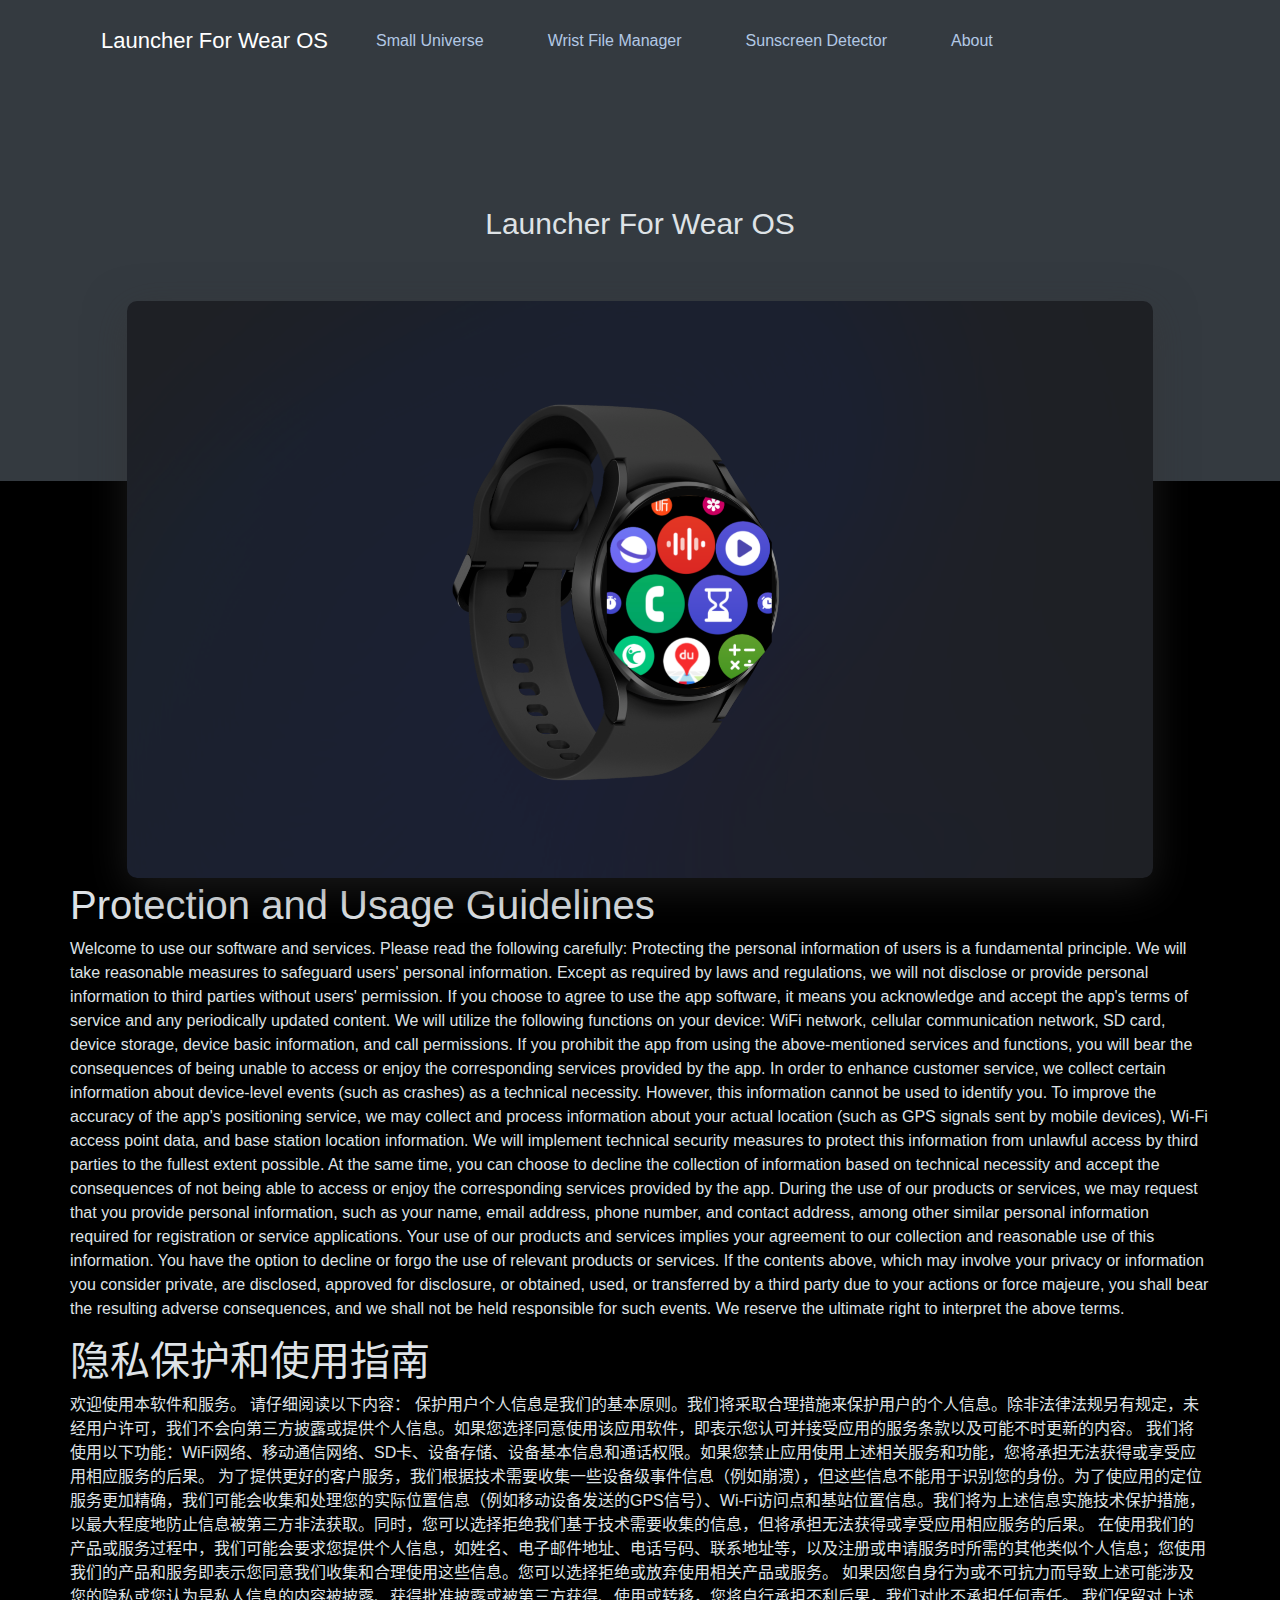
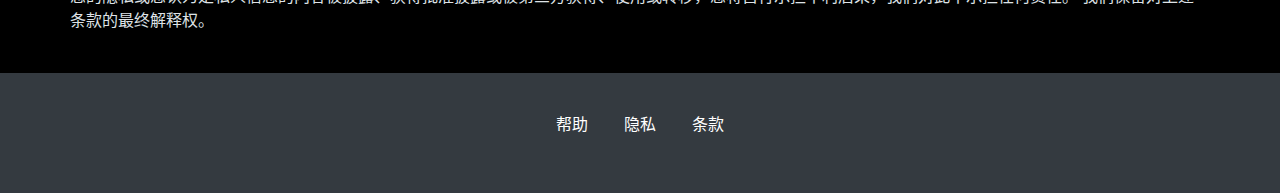
<file: launcherPrivacy.html>
﻿<!DOCTYPE html>
<html lang="zh-CN">
	<head>
		<meta charset="utf-8">
		<meta http-equiv="X-UA-Compatible" content="IE=edge">
		<meta name="viewport" content="width=device-width, initial-scale=1">
		<title>小宇宙</title>
		<link href="bootstrap/css/bootstrap.min.css" rel="stylesheet">
		<link href="css/bl-css.css" rel="stylesheet">
		<link href="font-awesome/css/font-awesome.min.css" rel="stylesheet">
		<link href="aos/dist/aos.css" rel="stylesheet">
	</head>
	<body style="background-color: black;">
		<div class="bl-header container-fluid">
			<div class="container">
				<nav class="navbar navbar-expand-lg navbar-dark bl-nav">
					<a class="nav-prand" href="launcherPrivacy.html">Launcher For Wear OS</a>
					<button class="navbar-toggler" type="button" data-toggle="collapse"
						data-target="#navbarSupportedContent" aria-controls="navbarSupportedContent"
						aria-expanded="false" aria-label="Toggle navigation">
						<span class="navbar-toggler-icon"></span>
					</button>
				<div class="collapse navbar-collapse" id="navbarSupportedContent">
						<ul class="navbar-nav mr-auto">
							<li class="nav-item">
								<a href="index.html">Small Universe<span class="sr-only">(current)</span></a>
							</li>
							 <li class="nav-item">
								<a href="mediaPrivacy.html">Wrist File Manager</a>
							</li>
							<li class="nav-item">
								<a href="sunscreenDetectorPrivacy.html">Sunscreen Detector</a>
							</li>
                                                     
							<li class="nav-item">
								<a href="about.html">About</a>
							</li>
						</ul>
					</div>
					<!-- 	<button type="button" class="btn btn-outline-light ">登录</button> -->
				</nav>
			</div>
		</div>
		<div class="bl-bgclor container-fluid">
			<div class="bl-banner container">
				<p style="color: #dee2e6;">Launcher For Wear OS</p>
				<div class="jpress-img" data-aos="fade-up"><img src="img/main.png" /></div>
			</div>
		</div>
		<div class="container bl-card ">
<h1 style="color: #dee2e6;">Protection and Usage Guidelines</h1>
			<p style="color: #dee2e6;">Welcome to use our software and services.
				Please read the following carefully:

				Protecting the personal information of users is a fundamental principle. We will take reasonable measures to safeguard users' personal information. Except as required by laws and regulations, we will not disclose or provide personal information to third parties without users' permission. If you choose to agree to use the app software, it means you acknowledge and accept the app's terms of service and any periodically updated content.

				We will utilize the following functions on your device: WiFi network, cellular communication network, SD card, device storage, device basic information, and call permissions. If you prohibit the app from using the above-mentioned services and functions, you will bear the consequences of being unable to access or enjoy the corresponding services provided by the app.

				In order to enhance customer service, we collect certain information about device-level events (such as crashes) as a technical necessity. However, this information cannot be used to identify you. To improve the accuracy of the app's positioning service, we may collect and process information about your actual location (such as GPS signals sent by mobile devices), Wi-Fi access point data, and base station location information. We will implement technical security measures to protect this information from unlawful access by third parties to the fullest extent possible. At the same time, you can choose to decline the collection of information based on technical necessity and accept the consequences of not being able to access or enjoy the corresponding services provided by the app.

				During the use of our products or services, we may request that you provide personal information, such as your name, email address, phone number, and contact address, among other similar personal information required for registration or service applications. Your use of our products and services implies your agreement to our collection and reasonable use of this information. You have the option to decline or forgo the use of relevant products or services.

				If the contents above, which may involve your privacy or information you consider private, are disclosed, approved for disclosure, or obtained, used, or transferred by a third party due to your actions or force majeure, you shall bear the resulting adverse consequences, and we shall not be held responsible for such events.

				We reserve the ultimate right to interpret the above terms.</p>
			<h1 style="color: #dee2e6;">隐私保护和使用指南</h1>
			<p style="color: #dee2e6;">欢迎使用本软件和服务。
				请仔细阅读以下内容：

				保护用户个人信息是我们的基本原则。我们将采取合理措施来保护用户的个人信息。除非法律法规另有规定，未经用户许可，我们不会向第三方披露或提供个人信息。如果您选择同意使用该应用软件，即表示您认可并接受应用的服务条款以及可能不时更新的内容。

				我们将使用以下功能：WiFi网络、移动通信网络、SD卡、设备存储、设备基本信息和通话权限。如果您禁止应用使用上述相关服务和功能，您将承担无法获得或享受应用相应服务的后果。

				为了提供更好的客户服务，我们根据技术需要收集一些设备级事件信息（例如崩溃），但这些信息不能用于识别您的身份。为了使应用的定位服务更加精确，我们可能会收集和处理您的实际位置信息（例如移动设备发送的GPS信号）、Wi-Fi访问点和基站位置信息。我们将为上述信息实施技术保护措施，以最大程度地防止信息被第三方非法获取。同时，您可以选择拒绝我们基于技术需要收集的信息，但将承担无法获得或享受应用相应服务的后果。

				在使用我们的产品或服务过程中，我们可能会要求您提供个人信息，如姓名、电子邮件地址、电话号码、联系地址等，以及注册或申请服务时所需的其他类似个人信息；您使用我们的产品和服务即表示您同意我们收集和合理使用这些信息。您可以选择拒绝或放弃使用相关产品或服务。

				如果因您自身行为或不可抗力而导致上述可能涉及您的隐私或您认为是私人信息的内容被披露、获得批准披露或被第三方获得、使用或转移，您将自行承担不利后果，我们对此不承担任何责任。

				我们保留对上述条款的最终解释权。</p>
		</div>

		<div class="bl-footer container-fluid">
			<div class="container">
				<ul class="bl-footer-list">

					<li class="bl-footer-item">
						<a href="#">帮助</a>
					</li>
					<li class="bl-footer-item">
						<a href="#">隐私</a>
					</li>
					<li class="bl-footer-item">
						<a href="#">条款</a>
					</li>
				</ul>
			
			</div>
		</div>
		<script src="jquery/jquery.min.js"></script>
		<script src="bootstrap/js/bootstrap.min.js"></script>
		<script src="aos/dist/aos.js"></script>
		<script>
			AOS.init();
		</script>
	</body>
</html>
</file>
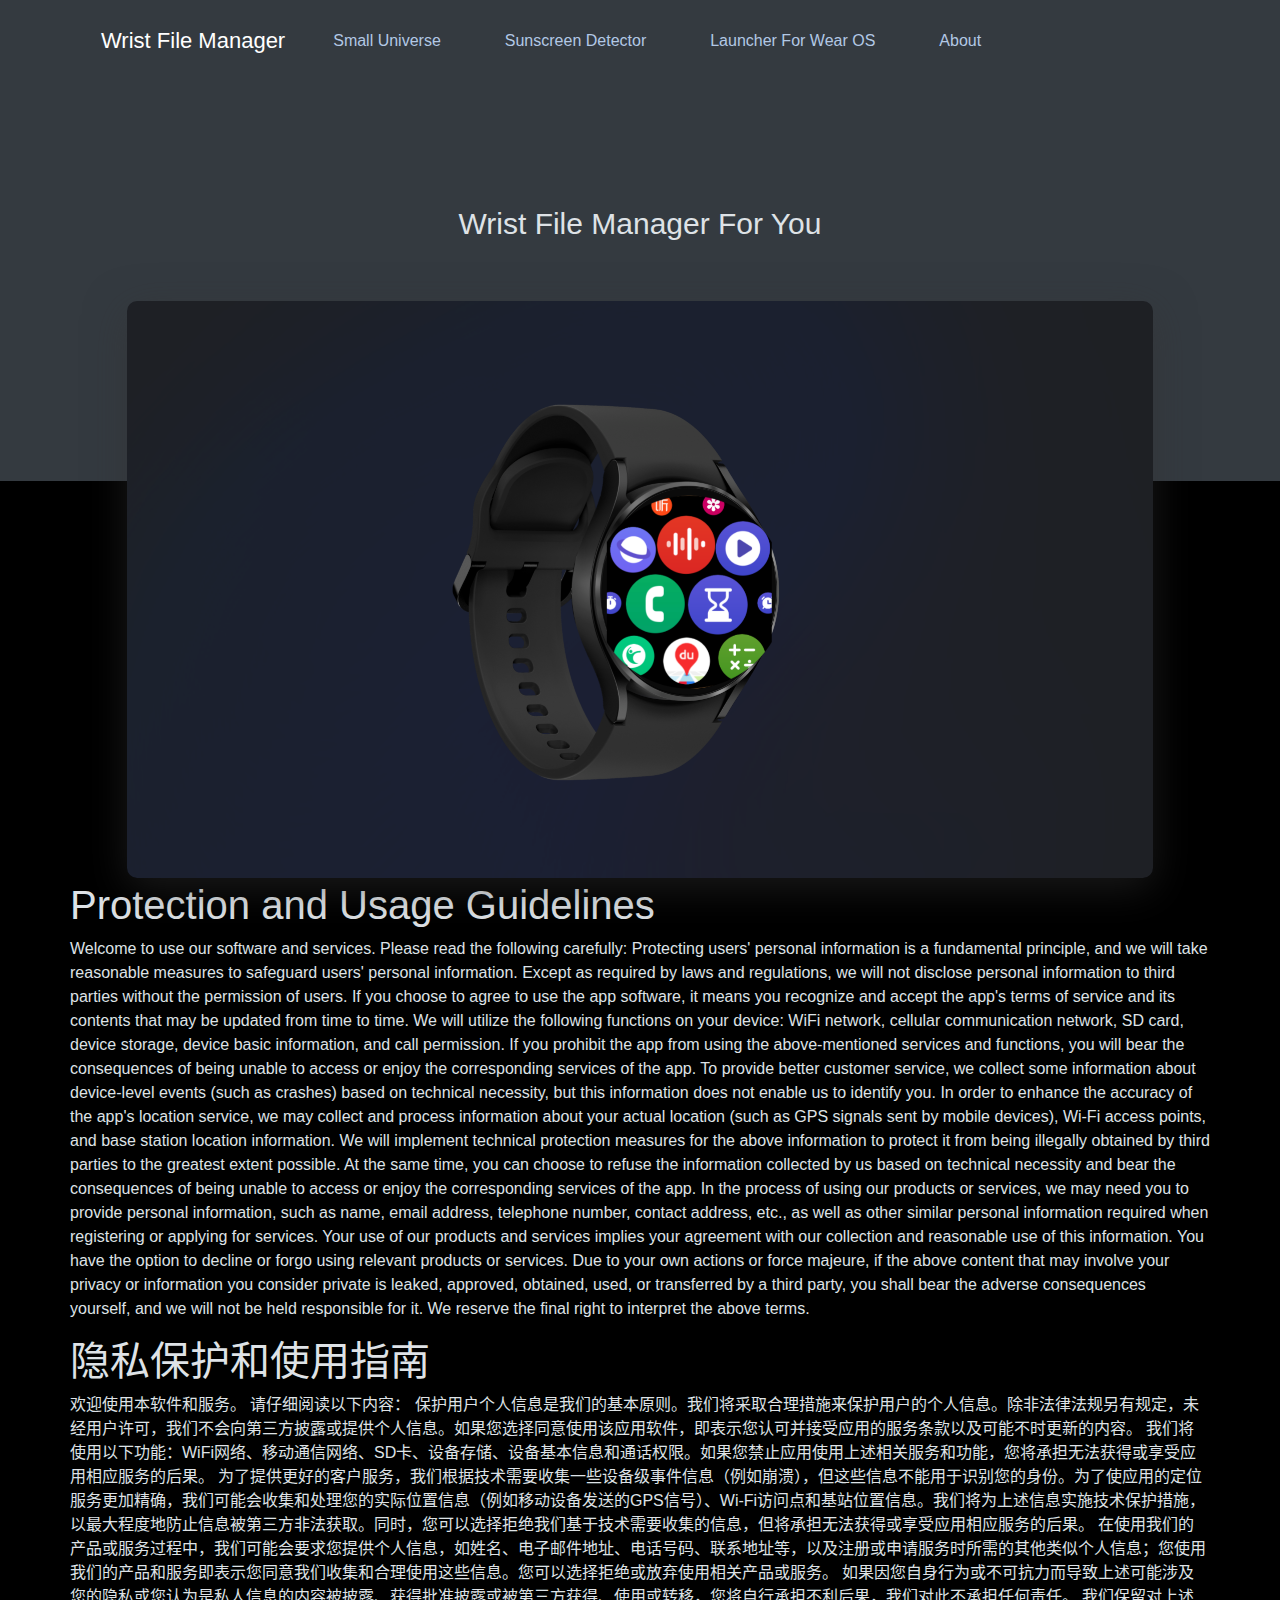
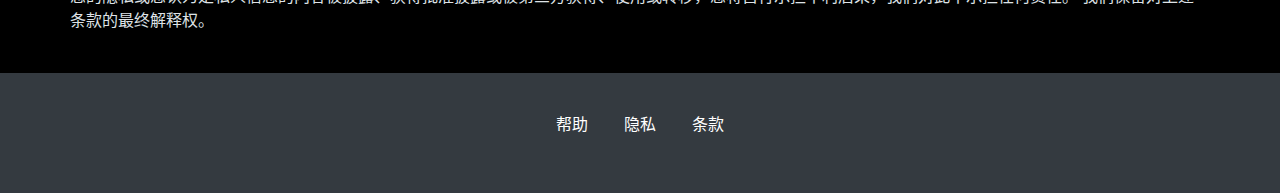
<file: mediaPrivacy.html>
﻿<!DOCTYPE html>
<html lang="zh-CN">
	<head>
		<meta charset="utf-8">
		<meta http-equiv="X-UA-Compatible" content="IE=edge">
		<meta name="viewport" content="width=device-width, initial-scale=1">
		<title>小宇宙</title>
		<link href="bootstrap/css/bootstrap.min.css" rel="stylesheet">
		<link href="css/bl-css.css" rel="stylesheet">
		<link href="font-awesome/css/font-awesome.min.css" rel="stylesheet">
		<link href="aos/dist/aos.css" rel="stylesheet">
	</head>
	<body style="background-color: black;">
		<div class="bl-header container-fluid">
			<div class="container">
				<nav class="navbar navbar-expand-lg navbar-dark bl-nav">
					<a class="nav-prand" href="mediaPrivacy.html">Wrist File Manager</a>
					<button class="navbar-toggler" type="button" data-toggle="collapse"
						data-target="#navbarSupportedContent" aria-controls="navbarSupportedContent"
						aria-expanded="false" aria-label="Toggle navigation">
						<span class="navbar-toggler-icon"></span>
					</button>
				
								<div class="collapse navbar-collapse" id="navbarSupportedContent">
						<ul class="navbar-nav mr-auto">
							<li class="nav-item">
								<a href="index.html">Small Universe<span class="sr-only">(current)</span></a>
							</li>
							<li class="nav-item">
								<a href="sunscreenDetectorPrivacy.html">Sunscreen Detector</a>
							</li>
                                                        <li class="nav-item">
								<a href="launcherPrivacy.html">Launcher For Wear OS</a>
							</li>
							<li class="nav-item">
								<a href="about.html">About</a>
							</li>
						</ul>
					</div>
				</nav>
			</div>
		</div>
		<div class="bl-bgclor container-fluid">
			<div class="bl-banner container">
				<p style="color: #dee2e6;">Wrist File Manager For You</p>
				<div class="jpress-img" data-aos="fade-up"><img src="img/main.png" /></div>
			</div>
		</div>
		<div class="container bl-card ">
<h1 style="color: #dee2e6;">Protection and Usage Guidelines</h1>
			<p style="color: #dee2e6;">Welcome to use our software and services. Please read the following carefully:

				Protecting users' personal information is a fundamental principle, and we will take reasonable measures to safeguard users' personal information. Except as required by laws and regulations, we will not disclose personal information to third parties without the permission of users. If you choose to agree to use the app software, it means you recognize and accept the app's terms of service and its contents that may be updated from time to time.

				We will utilize the following functions on your device: WiFi network, cellular communication network, SD card, device storage, device basic information, and call permission. If you prohibit the app from using the above-mentioned services and functions, you will bear the consequences of being unable to access or enjoy the corresponding services of the app.

				To provide better customer service, we collect some information about device-level events (such as crashes) based on technical necessity, but this information does not enable us to identify you. In order to enhance the accuracy of the app's location service, we may collect and process information about your actual location (such as GPS signals sent by mobile devices), Wi-Fi access points, and base station location information. We will implement technical protection measures for the above information to protect it from being illegally obtained by third parties to the greatest extent possible. At the same time, you can choose to refuse the information collected by us based on technical necessity and bear the consequences of being unable to access or enjoy the corresponding services of the app.

				In the process of using our products or services, we may need you to provide personal information, such as name, email address, telephone number, contact address, etc., as well as other similar personal information required when registering or applying for services. Your use of our products and services implies your agreement with our collection and reasonable use of this information. You have the option to decline or forgo using relevant products or services.

				Due to your own actions or force majeure, if the above content that may involve your privacy or information you consider private is leaked, approved, obtained, used, or transferred by a third party, you shall bear the adverse consequences yourself, and we will not be held responsible for it.

				We reserve the final right to interpret the above terms.</p>
			<h1 style="color: #dee2e6;">隐私保护和使用指南</h1>
			<p style="color: #dee2e6;">欢迎使用本软件和服务。
				请仔细阅读以下内容：

				保护用户个人信息是我们的基本原则。我们将采取合理措施来保护用户的个人信息。除非法律法规另有规定，未经用户许可，我们不会向第三方披露或提供个人信息。如果您选择同意使用该应用软件，即表示您认可并接受应用的服务条款以及可能不时更新的内容。

				我们将使用以下功能：WiFi网络、移动通信网络、SD卡、设备存储、设备基本信息和通话权限。如果您禁止应用使用上述相关服务和功能，您将承担无法获得或享受应用相应服务的后果。

				为了提供更好的客户服务，我们根据技术需要收集一些设备级事件信息（例如崩溃），但这些信息不能用于识别您的身份。为了使应用的定位服务更加精确，我们可能会收集和处理您的实际位置信息（例如移动设备发送的GPS信号）、Wi-Fi访问点和基站位置信息。我们将为上述信息实施技术保护措施，以最大程度地防止信息被第三方非法获取。同时，您可以选择拒绝我们基于技术需要收集的信息，但将承担无法获得或享受应用相应服务的后果。

				在使用我们的产品或服务过程中，我们可能会要求您提供个人信息，如姓名、电子邮件地址、电话号码、联系地址等，以及注册或申请服务时所需的其他类似个人信息；您使用我们的产品和服务即表示您同意我们收集和合理使用这些信息。您可以选择拒绝或放弃使用相关产品或服务。

				如果因您自身行为或不可抗力而导致上述可能涉及您的隐私或您认为是私人信息的内容被披露、获得批准披露或被第三方获得、使用或转移，您将自行承担不利后果，我们对此不承担任何责任。

				我们保留对上述条款的最终解释权。</p>
		</div>

		<div class="bl-footer container-fluid">
			<div class="container">
				<ul class="bl-footer-list">

					<li class="bl-footer-item">
						<a href="#">帮助</a>
					</li>
					<li class="bl-footer-item">
						<a href="#">隐私</a>
					</li>
					<li class="bl-footer-item">
						<a href="#">条款</a>
					</li>
				</ul>
				
			</div>
		</div>
		<script src="jquery/jquery.min.js"></script>
		<script src="bootstrap/js/bootstrap.min.js"></script>
		<script src="aos/dist/aos.js"></script>
		<script>
			AOS.init();
		</script>
	</body>
</html>
</file>
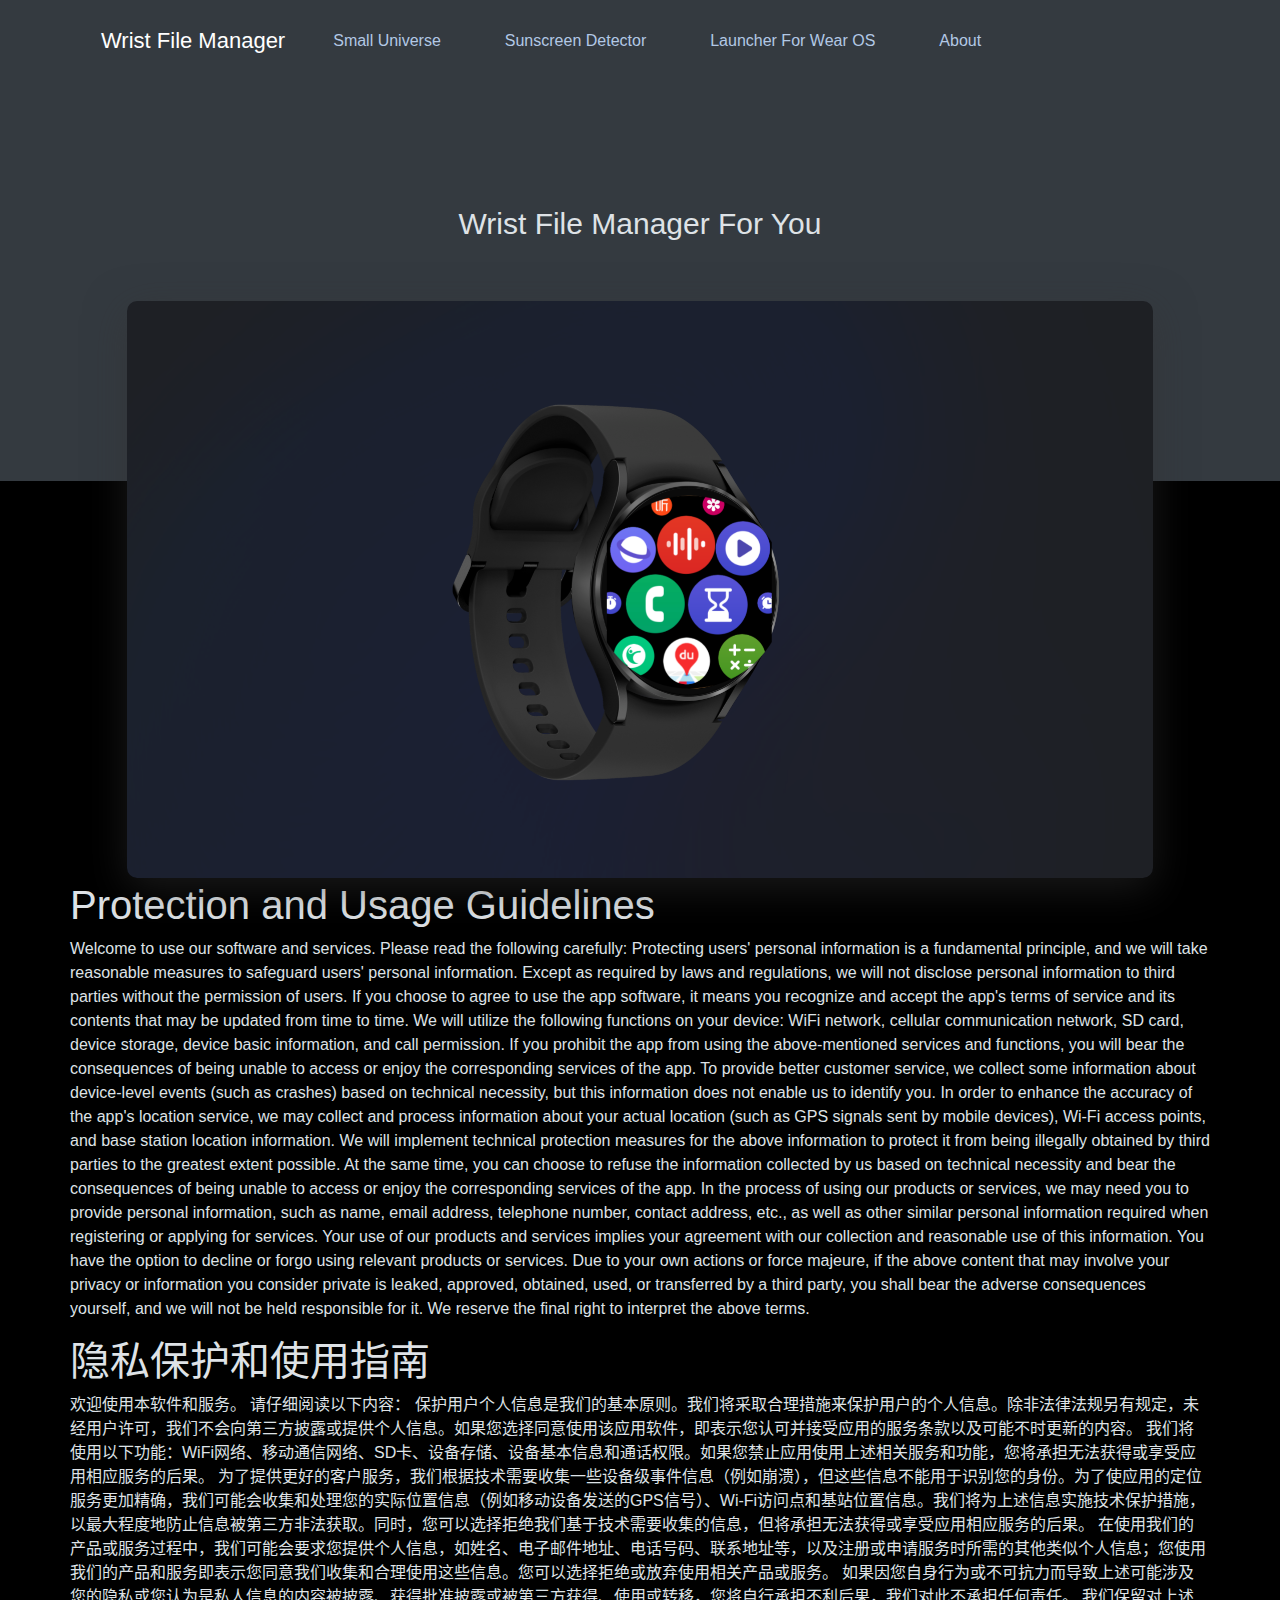
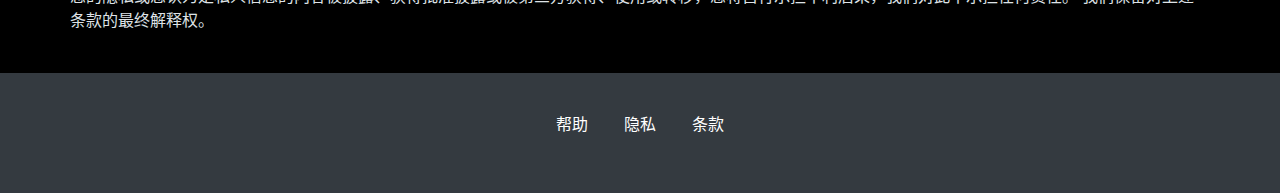
<file: privacy.html>
﻿<!DOCTYPE html>
<html lang="zh-CN">
	<head>
		<meta charset="utf-8">
		<meta http-equiv="X-UA-Compatible" content="IE=edge">
		<meta name="viewport" content="width=device-width, initial-scale=1">
		<title>小宇宙</title>
		<link href="bootstrap/css/bootstrap.min.css" rel="stylesheet">
		<link href="css/bl-css.css" rel="stylesheet">
		<link href="font-awesome/css/font-awesome.min.css" rel="stylesheet">
		<link href="aos/dist/aos.css" rel="stylesheet">
	</head>
	<body style="background-color: black;">
		<div class="bl-header container-fluid">
			<div class="container">
				<nav class="navbar navbar-expand-lg navbar-dark bl-nav">
					<a class="nav-prand" href="privacy.html">Wrist File Manager</a>
					<button class="navbar-toggler" type="button" data-toggle="collapse"
						data-target="#navbarSupportedContent" aria-controls="navbarSupportedContent"
						aria-expanded="false" aria-label="Toggle navigation">
						<span class="navbar-toggler-icon"></span>
					</button>
				
								<div class="collapse navbar-collapse" id="navbarSupportedContent">
						<ul class="navbar-nav mr-auto">
							<li class="nav-item">
								<a href="index.html">Small Universe<span class="sr-only">(current)</span></a>
							</li>
							<li class="nav-item">
								<a href="privacy1.html">Sunscreen Detector</a>
							</li>
                                                        <li class="nav-item">
								<a href="privacy2.html">Launcher For Wear OS</a>
							</li>
							<li class="nav-item">
								<a href="about.html">About</a>
							</li>
						</ul>
					</div>
				</nav>
			</div>
		</div>
		<div class="bl-bgclor container-fluid">
			<div class="bl-banner container">
				<p style="color: #dee2e6;">Wrist File Manager For You</p>
				<div class="jpress-img" data-aos="fade-up"><img src="img/main.png" /></div>
			</div>
		</div>
		<div class="container bl-card ">
<h1 style="color: #dee2e6;">Protection and Usage Guidelines</h1>
			<p style="color: #dee2e6;">Welcome to use our software and services. Please read the following carefully:

				Protecting users' personal information is a fundamental principle, and we will take reasonable measures to safeguard users' personal information. Except as required by laws and regulations, we will not disclose personal information to third parties without the permission of users. If you choose to agree to use the app software, it means you recognize and accept the app's terms of service and its contents that may be updated from time to time.

				We will utilize the following functions on your device: WiFi network, cellular communication network, SD card, device storage, device basic information, and call permission. If you prohibit the app from using the above-mentioned services and functions, you will bear the consequences of being unable to access or enjoy the corresponding services of the app.

				To provide better customer service, we collect some information about device-level events (such as crashes) based on technical necessity, but this information does not enable us to identify you. In order to enhance the accuracy of the app's location service, we may collect and process information about your actual location (such as GPS signals sent by mobile devices), Wi-Fi access points, and base station location information. We will implement technical protection measures for the above information to protect it from being illegally obtained by third parties to the greatest extent possible. At the same time, you can choose to refuse the information collected by us based on technical necessity and bear the consequences of being unable to access or enjoy the corresponding services of the app.

				In the process of using our products or services, we may need you to provide personal information, such as name, email address, telephone number, contact address, etc., as well as other similar personal information required when registering or applying for services. Your use of our products and services implies your agreement with our collection and reasonable use of this information. You have the option to decline or forgo using relevant products or services.

				Due to your own actions or force majeure, if the above content that may involve your privacy or information you consider private is leaked, approved, obtained, used, or transferred by a third party, you shall bear the adverse consequences yourself, and we will not be held responsible for it.

				We reserve the final right to interpret the above terms.</p>
			<h1 style="color: #dee2e6;">隐私保护和使用指南</h1>
			<p style="color: #dee2e6;">欢迎使用本软件和服务。
				请仔细阅读以下内容：

				保护用户个人信息是我们的基本原则。我们将采取合理措施来保护用户的个人信息。除非法律法规另有规定，未经用户许可，我们不会向第三方披露或提供个人信息。如果您选择同意使用该应用软件，即表示您认可并接受应用的服务条款以及可能不时更新的内容。

				我们将使用以下功能：WiFi网络、移动通信网络、SD卡、设备存储、设备基本信息和通话权限。如果您禁止应用使用上述相关服务和功能，您将承担无法获得或享受应用相应服务的后果。

				为了提供更好的客户服务，我们根据技术需要收集一些设备级事件信息（例如崩溃），但这些信息不能用于识别您的身份。为了使应用的定位服务更加精确，我们可能会收集和处理您的实际位置信息（例如移动设备发送的GPS信号）、Wi-Fi访问点和基站位置信息。我们将为上述信息实施技术保护措施，以最大程度地防止信息被第三方非法获取。同时，您可以选择拒绝我们基于技术需要收集的信息，但将承担无法获得或享受应用相应服务的后果。

				在使用我们的产品或服务过程中，我们可能会要求您提供个人信息，如姓名、电子邮件地址、电话号码、联系地址等，以及注册或申请服务时所需的其他类似个人信息；您使用我们的产品和服务即表示您同意我们收集和合理使用这些信息。您可以选择拒绝或放弃使用相关产品或服务。

				如果因您自身行为或不可抗力而导致上述可能涉及您的隐私或您认为是私人信息的内容被披露、获得批准披露或被第三方获得、使用或转移，您将自行承担不利后果，我们对此不承担任何责任。

				我们保留对上述条款的最终解释权。</p>
		</div>

		<div class="bl-footer container-fluid">
			<div class="container">
				<ul class="bl-footer-list">

					<li class="bl-footer-item">
						<a href="#">帮助</a>
					</li>
					<li class="bl-footer-item">
						<a href="#">隐私</a>
					</li>
					<li class="bl-footer-item">
						<a href="#">条款</a>
					</li>
				</ul>
				
			</div>
		</div>
		<script src="jquery/jquery.min.js"></script>
		<script src="bootstrap/js/bootstrap.min.js"></script>
		<script src="aos/dist/aos.js"></script>
		<script>
			AOS.init();
		</script>
	</body>
</html>
</file>
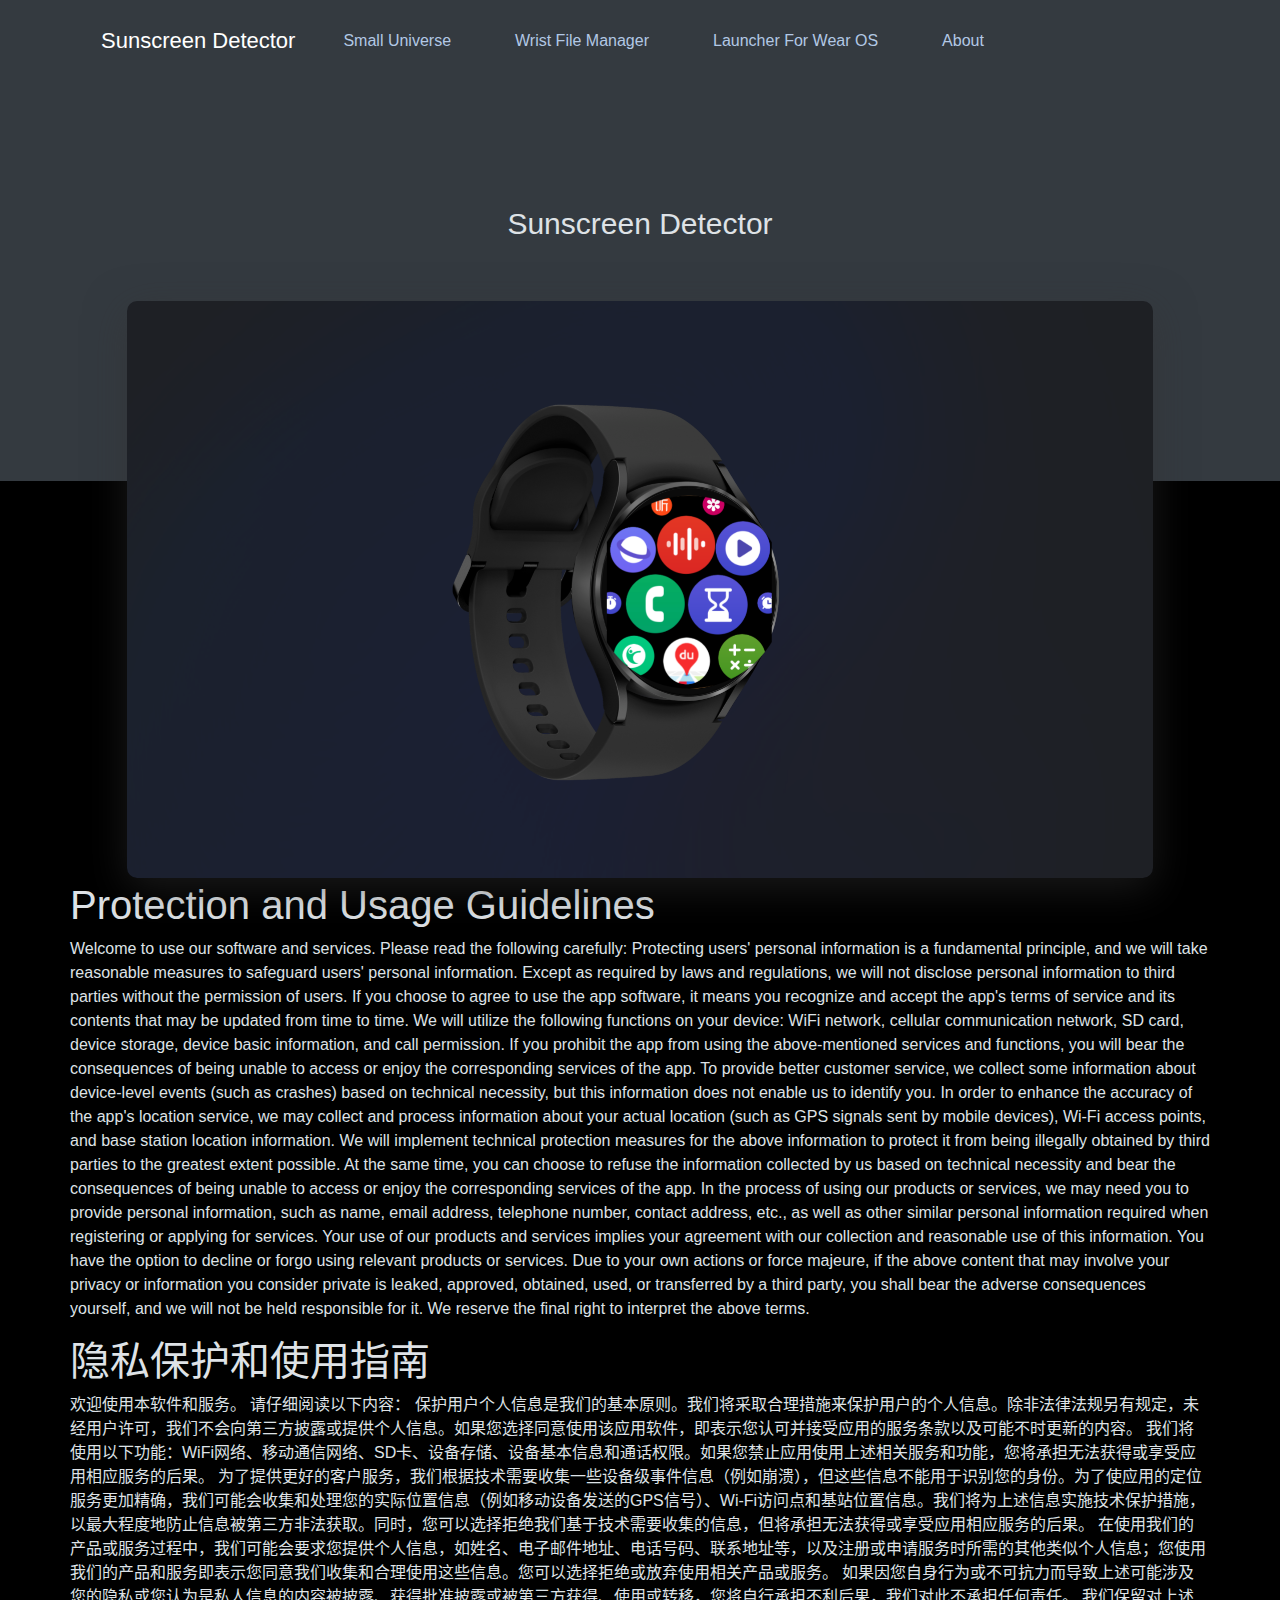
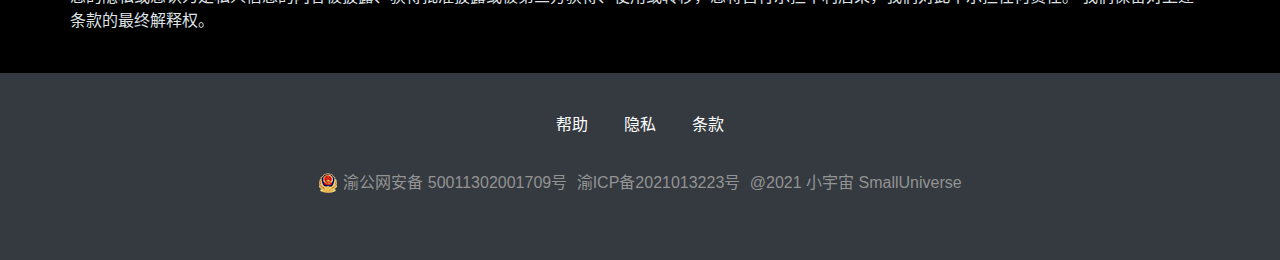
<file: privacy1.html>
﻿<!DOCTYPE html>
<html lang="zh-CN">
	<head>
		<meta charset="utf-8">
		<meta http-equiv="X-UA-Compatible" content="IE=edge">
		<meta name="viewport" content="width=device-width, initial-scale=1">
		<title>小宇宙</title>
		<link href="bootstrap/css/bootstrap.min.css" rel="stylesheet">
		<link href="css/bl-css.css" rel="stylesheet">
		<link href="font-awesome/css/font-awesome.min.css" rel="stylesheet">
		<link href="aos/dist/aos.css" rel="stylesheet">
	</head>
	<body style="background-color: black;">
		<div class="bl-header container-fluid">
			<div class="container">
				<nav class="navbar navbar-expand-lg navbar-dark bl-nav">
					<a class="nav-prand" href="privacy1.html">Sunscreen Detector</a>
					<button class="navbar-toggler" type="button" data-toggle="collapse"
						data-target="#navbarSupportedContent" aria-controls="navbarSupportedContent"
						aria-expanded="false" aria-label="Toggle navigation">
						<span class="navbar-toggler-icon"></span>
					</button>
				<div class="collapse navbar-collapse" id="navbarSupportedContent">
						<ul class="navbar-nav mr-auto">
							<li class="nav-item">
								<a href="index.html">Small Universe<span class="sr-only">(current)</span></a>
							</li>
							 <li class="nav-item">
								<a href="privacy.html">Wrist File Manager</a>
							</li>
						
                                                        <li class="nav-item">
								<a href="privacy2.html">Launcher For Wear OS</a>
							</li>
							<li class="nav-item">
								<a href="about.html">About</a>
							</li>
						</ul>
					</div>
					<!-- 	<button type="button" class="btn btn-outline-light ">登录</button> -->
				</nav>
			</div>
		</div>
		<div class="bl-bgclor container-fluid">
			<div class="bl-banner container">
				<p style="color: #dee2e6;">Sunscreen Detector</p>
				<div class="jpress-img" data-aos="fade-up"><img src="img/main.png" /></div>
			</div>
		</div>
		<div class="container bl-card ">
<h1 style="color: #dee2e6;">Protection and Usage Guidelines</h1>
			<p style="color: #dee2e6;">Welcome to use our software and services. Please read the following carefully:

				Protecting users' personal information is a fundamental principle, and we will take reasonable measures to safeguard users' personal information. Except as required by laws and regulations, we will not disclose personal information to third parties without the permission of users. If you choose to agree to use the app software, it means you recognize and accept the app's terms of service and its contents that may be updated from time to time.

				We will utilize the following functions on your device: WiFi network, cellular communication network, SD card, device storage, device basic information, and call permission. If you prohibit the app from using the above-mentioned services and functions, you will bear the consequences of being unable to access or enjoy the corresponding services of the app.

				To provide better customer service, we collect some information about device-level events (such as crashes) based on technical necessity, but this information does not enable us to identify you. In order to enhance the accuracy of the app's location service, we may collect and process information about your actual location (such as GPS signals sent by mobile devices), Wi-Fi access points, and base station location information. We will implement technical protection measures for the above information to protect it from being illegally obtained by third parties to the greatest extent possible. At the same time, you can choose to refuse the information collected by us based on technical necessity and bear the consequences of being unable to access or enjoy the corresponding services of the app.

				In the process of using our products or services, we may need you to provide personal information, such as name, email address, telephone number, contact address, etc., as well as other similar personal information required when registering or applying for services. Your use of our products and services implies your agreement with our collection and reasonable use of this information. You have the option to decline or forgo using relevant products or services.

				Due to your own actions or force majeure, if the above content that may involve your privacy or information you consider private is leaked, approved, obtained, used, or transferred by a third party, you shall bear the adverse consequences yourself, and we will not be held responsible for it.

				We reserve the final right to interpret the above terms.</p>

			<h1 style="color: #dee2e6;">隐私保护和使用指南</h1>
			<p style="color: #dee2e6;">欢迎使用本软件和服务。
				请仔细阅读以下内容：

				保护用户个人信息是我们的基本原则。我们将采取合理措施来保护用户的个人信息。除非法律法规另有规定，未经用户许可，我们不会向第三方披露或提供个人信息。如果您选择同意使用该应用软件，即表示您认可并接受应用的服务条款以及可能不时更新的内容。

				我们将使用以下功能：WiFi网络、移动通信网络、SD卡、设备存储、设备基本信息和通话权限。如果您禁止应用使用上述相关服务和功能，您将承担无法获得或享受应用相应服务的后果。

				为了提供更好的客户服务，我们根据技术需要收集一些设备级事件信息（例如崩溃），但这些信息不能用于识别您的身份。为了使应用的定位服务更加精确，我们可能会收集和处理您的实际位置信息（例如移动设备发送的GPS信号）、Wi-Fi访问点和基站位置信息。我们将为上述信息实施技术保护措施，以最大程度地防止信息被第三方非法获取。同时，您可以选择拒绝我们基于技术需要收集的信息，但将承担无法获得或享受应用相应服务的后果。

				在使用我们的产品或服务过程中，我们可能会要求您提供个人信息，如姓名、电子邮件地址、电话号码、联系地址等，以及注册或申请服务时所需的其他类似个人信息；您使用我们的产品和服务即表示您同意我们收集和合理使用这些信息。您可以选择拒绝或放弃使用相关产品或服务。

				如果因您自身行为或不可抗力而导致上述可能涉及您的隐私或您认为是私人信息的内容被披露、获得批准披露或被第三方获得、使用或转移，您将自行承担不利后果，我们对此不承担任何责任。

				我们保留对上述条款的最终解释权。</p>
		</div>

		<div class="bl-footer container-fluid">
			<div class="container">
				<ul class="bl-footer-list">

					<li class="bl-footer-item">
						<a href="#">帮助</a>
					</li>
					<li class="bl-footer-item">
						<a href="#">隐私</a>
					</li>
					<li class="bl-footer-item">
						<a href="#">条款</a>
					</li>
				</ul>
				<div class="copyright">
					<div style="width:auto;margin:0 auto; padding:20px 0;">
						<a target="_blank"
							href="http://www.beian.gov.cn/portal/registerSystemInfo?recordcode=50011302001709"
							style="display:inline-block;text-decoration:none;height:20px;line-height:20px;"><img src="img/beian.png"
								style="float:left;" />
							<p style="float:left;height:20px;line-height:20px;margin: 0px 0px 0px 5px; color:#939393;">
								渝公网安备 50011302001709号</p>
						</a>
						<a target="_blank"
							href="https://beian.miit.gov.cn"
							style="display:inline-block;text-decoration:none;height:20px;line-height:20px;">
							<p style="float:left;height:20px;line-height:20px;margin: 0px 0px 0px 5px; color:#939393;">
								渝ICP备2021013223号</p>
						</a>
						<a target="_blank"
							href="#"
							style="display:inline-block;text-decoration:none;height:20px;line-height:20px;">
							<p style="float:left;height:20px;line-height:20px;margin: 0px 0px 0px 5px; color:#939393;">
								@2021 小宇宙 SmallUniverse</p>
						</a>
					</div>
		
				</div>
			
			</div>
		</div>
		<script src="jquery/jquery.min.js"></script>
		<script src="bootstrap/js/bootstrap.min.js"></script>
		<script src="aos/dist/aos.js"></script>
		<script>
			AOS.init();
		</script>
	</body>
</html>
</file>
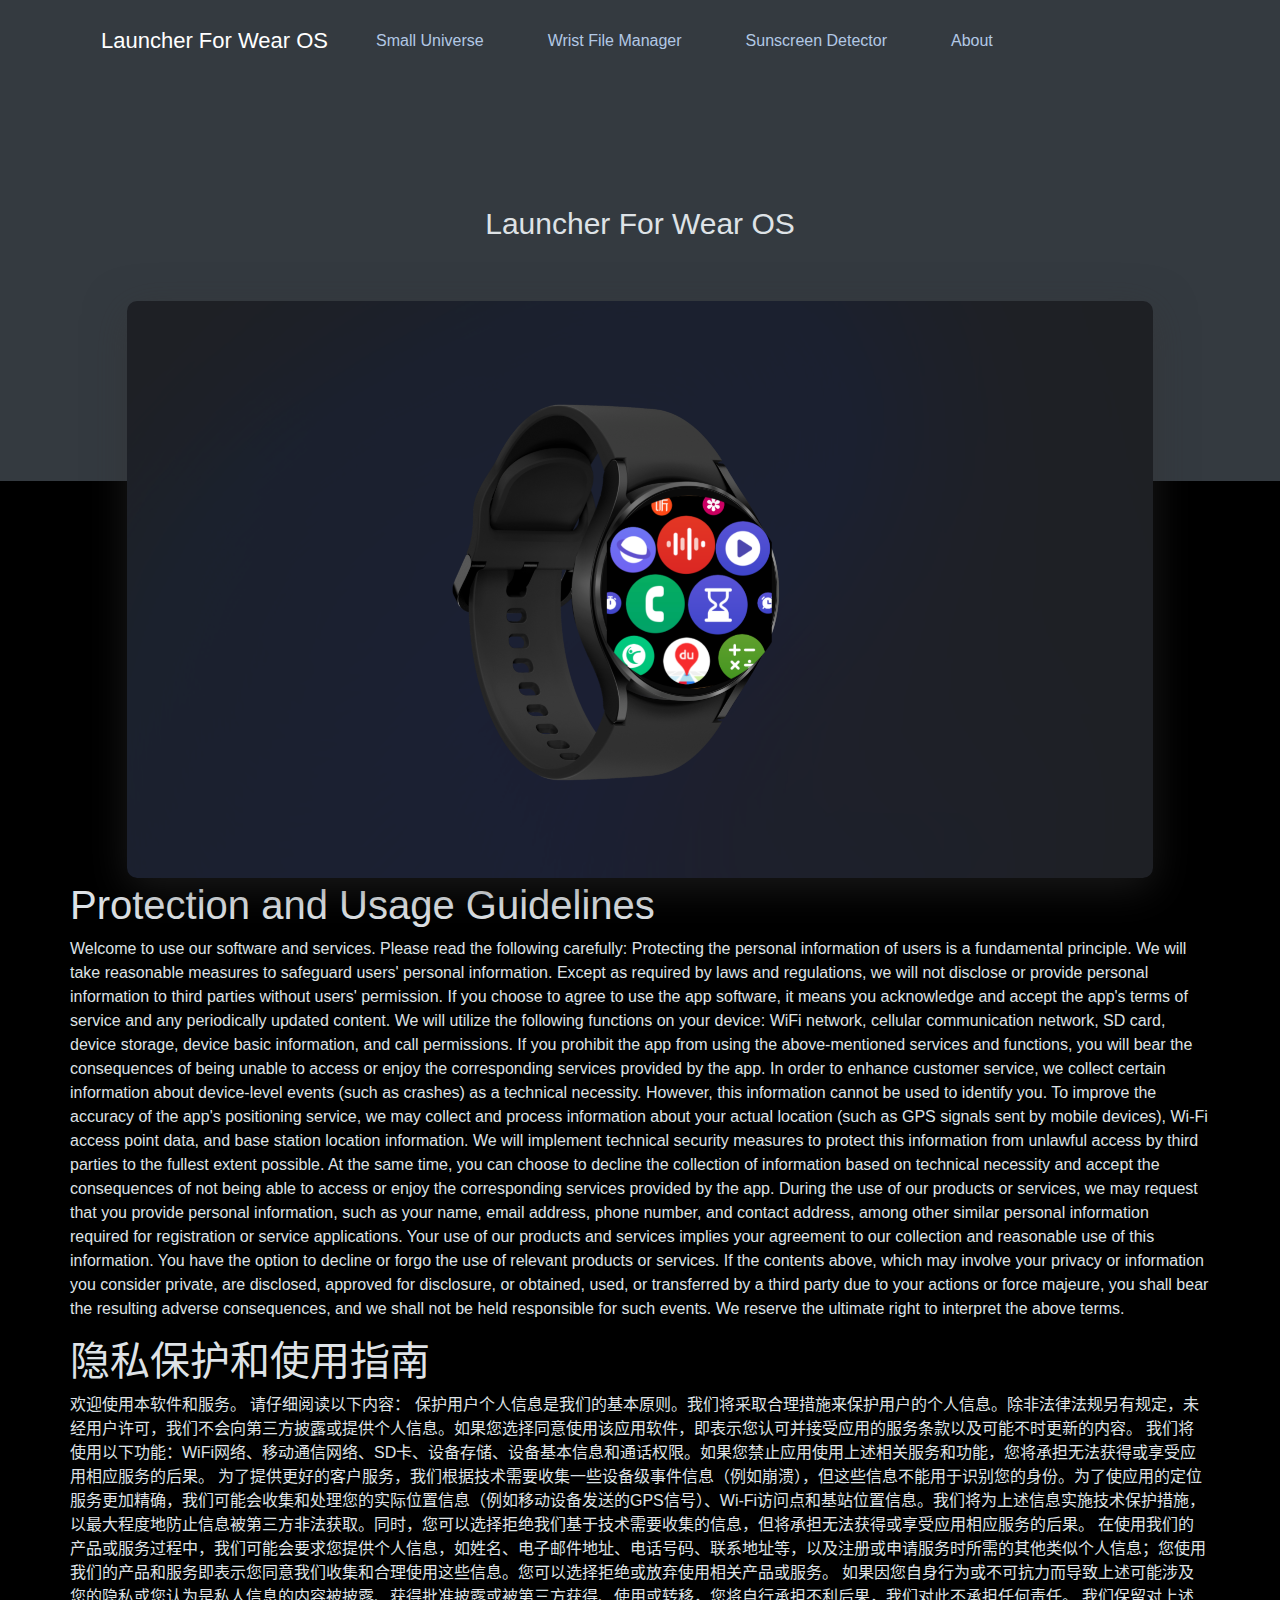
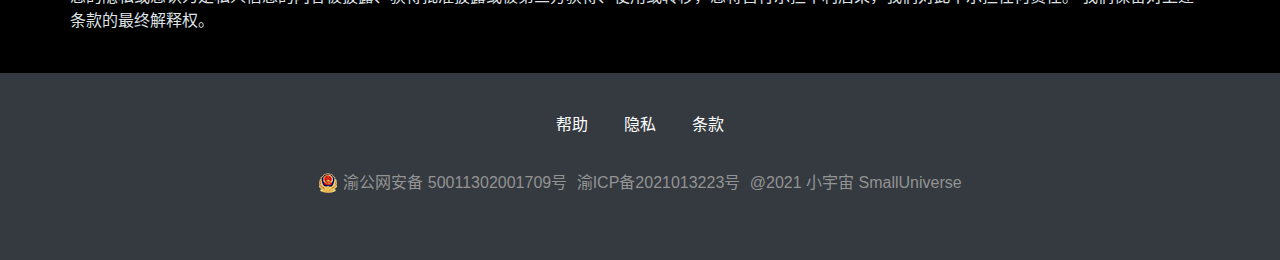
<file: privacy2.html>
﻿<!DOCTYPE html>
<html lang="zh-CN">
	<head>
		<meta charset="utf-8">
		<meta http-equiv="X-UA-Compatible" content="IE=edge">
		<meta name="viewport" content="width=device-width, initial-scale=1">
		<title>小宇宙</title>
		<link href="bootstrap/css/bootstrap.min.css" rel="stylesheet">
		<link href="css/bl-css.css" rel="stylesheet">
		<link href="font-awesome/css/font-awesome.min.css" rel="stylesheet">
		<link href="aos/dist/aos.css" rel="stylesheet">
	</head>
	<body style="background-color: black;">
		<div class="bl-header container-fluid">
			<div class="container">
				<nav class="navbar navbar-expand-lg navbar-dark bl-nav">
					<a class="nav-prand" href="privacy2.html">Launcher For Wear OS</a>
					<button class="navbar-toggler" type="button" data-toggle="collapse"
						data-target="#navbarSupportedContent" aria-controls="navbarSupportedContent"
						aria-expanded="false" aria-label="Toggle navigation">
						<span class="navbar-toggler-icon"></span>
					</button>
				<div class="collapse navbar-collapse" id="navbarSupportedContent">
						<ul class="navbar-nav mr-auto">
							<li class="nav-item">
								<a href="index.html">Small Universe<span class="sr-only">(current)</span></a>
							</li>
							 <li class="nav-item">
								<a href="privacy.html">Wrist File Manager</a>
							</li>
							<li class="nav-item">
								<a href="privacy1.html">Sunscreen Detector</a>
							</li>
                                                     
							<li class="nav-item">
								<a href="about.html">About</a>
							</li>
						</ul>
					</div>
					<!-- 	<button type="button" class="btn btn-outline-light ">登录</button> -->
				</nav>
			</div>
		</div>
		<div class="bl-bgclor container-fluid">
			<div class="bl-banner container">
				<p style="color: #dee2e6;">Launcher For Wear OS</p>
				<div class="jpress-img" data-aos="fade-up"><img src="img/main.png" /></div>
			</div>
		</div>
		<div class="container bl-card ">
<h1 style="color: #dee2e6;">Protection and Usage Guidelines</h1>
			<p style="color: #dee2e6;">Welcome to use our software and services.
				Please read the following carefully:

				Protecting the personal information of users is a fundamental principle. We will take reasonable measures to safeguard users' personal information. Except as required by laws and regulations, we will not disclose or provide personal information to third parties without users' permission. If you choose to agree to use the app software, it means you acknowledge and accept the app's terms of service and any periodically updated content.

				We will utilize the following functions on your device: WiFi network, cellular communication network, SD card, device storage, device basic information, and call permissions. If you prohibit the app from using the above-mentioned services and functions, you will bear the consequences of being unable to access or enjoy the corresponding services provided by the app.

				In order to enhance customer service, we collect certain information about device-level events (such as crashes) as a technical necessity. However, this information cannot be used to identify you. To improve the accuracy of the app's positioning service, we may collect and process information about your actual location (such as GPS signals sent by mobile devices), Wi-Fi access point data, and base station location information. We will implement technical security measures to protect this information from unlawful access by third parties to the fullest extent possible. At the same time, you can choose to decline the collection of information based on technical necessity and accept the consequences of not being able to access or enjoy the corresponding services provided by the app.

				During the use of our products or services, we may request that you provide personal information, such as your name, email address, phone number, and contact address, among other similar personal information required for registration or service applications. Your use of our products and services implies your agreement to our collection and reasonable use of this information. You have the option to decline or forgo the use of relevant products or services.

				If the contents above, which may involve your privacy or information you consider private, are disclosed, approved for disclosure, or obtained, used, or transferred by a third party due to your actions or force majeure, you shall bear the resulting adverse consequences, and we shall not be held responsible for such events.

				We reserve the ultimate right to interpret the above terms.</p>
			<h1 style="color: #dee2e6;">隐私保护和使用指南</h1>
			<p style="color: #dee2e6;">欢迎使用本软件和服务。
				请仔细阅读以下内容：

				保护用户个人信息是我们的基本原则。我们将采取合理措施来保护用户的个人信息。除非法律法规另有规定，未经用户许可，我们不会向第三方披露或提供个人信息。如果您选择同意使用该应用软件，即表示您认可并接受应用的服务条款以及可能不时更新的内容。

				我们将使用以下功能：WiFi网络、移动通信网络、SD卡、设备存储、设备基本信息和通话权限。如果您禁止应用使用上述相关服务和功能，您将承担无法获得或享受应用相应服务的后果。

				为了提供更好的客户服务，我们根据技术需要收集一些设备级事件信息（例如崩溃），但这些信息不能用于识别您的身份。为了使应用的定位服务更加精确，我们可能会收集和处理您的实际位置信息（例如移动设备发送的GPS信号）、Wi-Fi访问点和基站位置信息。我们将为上述信息实施技术保护措施，以最大程度地防止信息被第三方非法获取。同时，您可以选择拒绝我们基于技术需要收集的信息，但将承担无法获得或享受应用相应服务的后果。

				在使用我们的产品或服务过程中，我们可能会要求您提供个人信息，如姓名、电子邮件地址、电话号码、联系地址等，以及注册或申请服务时所需的其他类似个人信息；您使用我们的产品和服务即表示您同意我们收集和合理使用这些信息。您可以选择拒绝或放弃使用相关产品或服务。

				如果因您自身行为或不可抗力而导致上述可能涉及您的隐私或您认为是私人信息的内容被披露、获得批准披露或被第三方获得、使用或转移，您将自行承担不利后果，我们对此不承担任何责任。

				我们保留对上述条款的最终解释权。</p>
		</div>

		<div class="bl-footer container-fluid">
			<div class="container">
				<ul class="bl-footer-list">

					<li class="bl-footer-item">
						<a href="#">帮助</a>
					</li>
					<li class="bl-footer-item">
						<a href="#">隐私</a>
					</li>
					<li class="bl-footer-item">
						<a href="#">条款</a>
					</li>
				</ul>
				<div class="copyright">
					<div style="width:auto;margin:0 auto; padding:20px 0;">
						<a target="_blank"
							href="http://www.beian.gov.cn/portal/registerSystemInfo?recordcode=50011302001709"
							style="display:inline-block;text-decoration:none;height:20px;line-height:20px;"><img src="img/beian.png"
								style="float:left;" />
							<p style="float:left;height:20px;line-height:20px;margin: 0px 0px 0px 5px; color:#939393;">
								渝公网安备 50011302001709号</p>
						</a>
						<a target="_blank"
							href="https://beian.miit.gov.cn"
							style="display:inline-block;text-decoration:none;height:20px;line-height:20px;">
							<p style="float:left;height:20px;line-height:20px;margin: 0px 0px 0px 5px; color:#939393;">
								渝ICP备2021013223号</p>
						</a>
						<a target="_blank"
							href="#"
							style="display:inline-block;text-decoration:none;height:20px;line-height:20px;">
							<p style="float:left;height:20px;line-height:20px;margin: 0px 0px 0px 5px; color:#939393;">
								@2021 小宇宙 SmallUniverse</p>
						</a>
					</div>
		
				</div>
			
			</div>
		</div>
		<script src="jquery/jquery.min.js"></script>
		<script src="bootstrap/js/bootstrap.min.js"></script>
		<script src="aos/dist/aos.js"></script>
		<script>
			AOS.init();
		</script>
	</body>
</html>
</file>
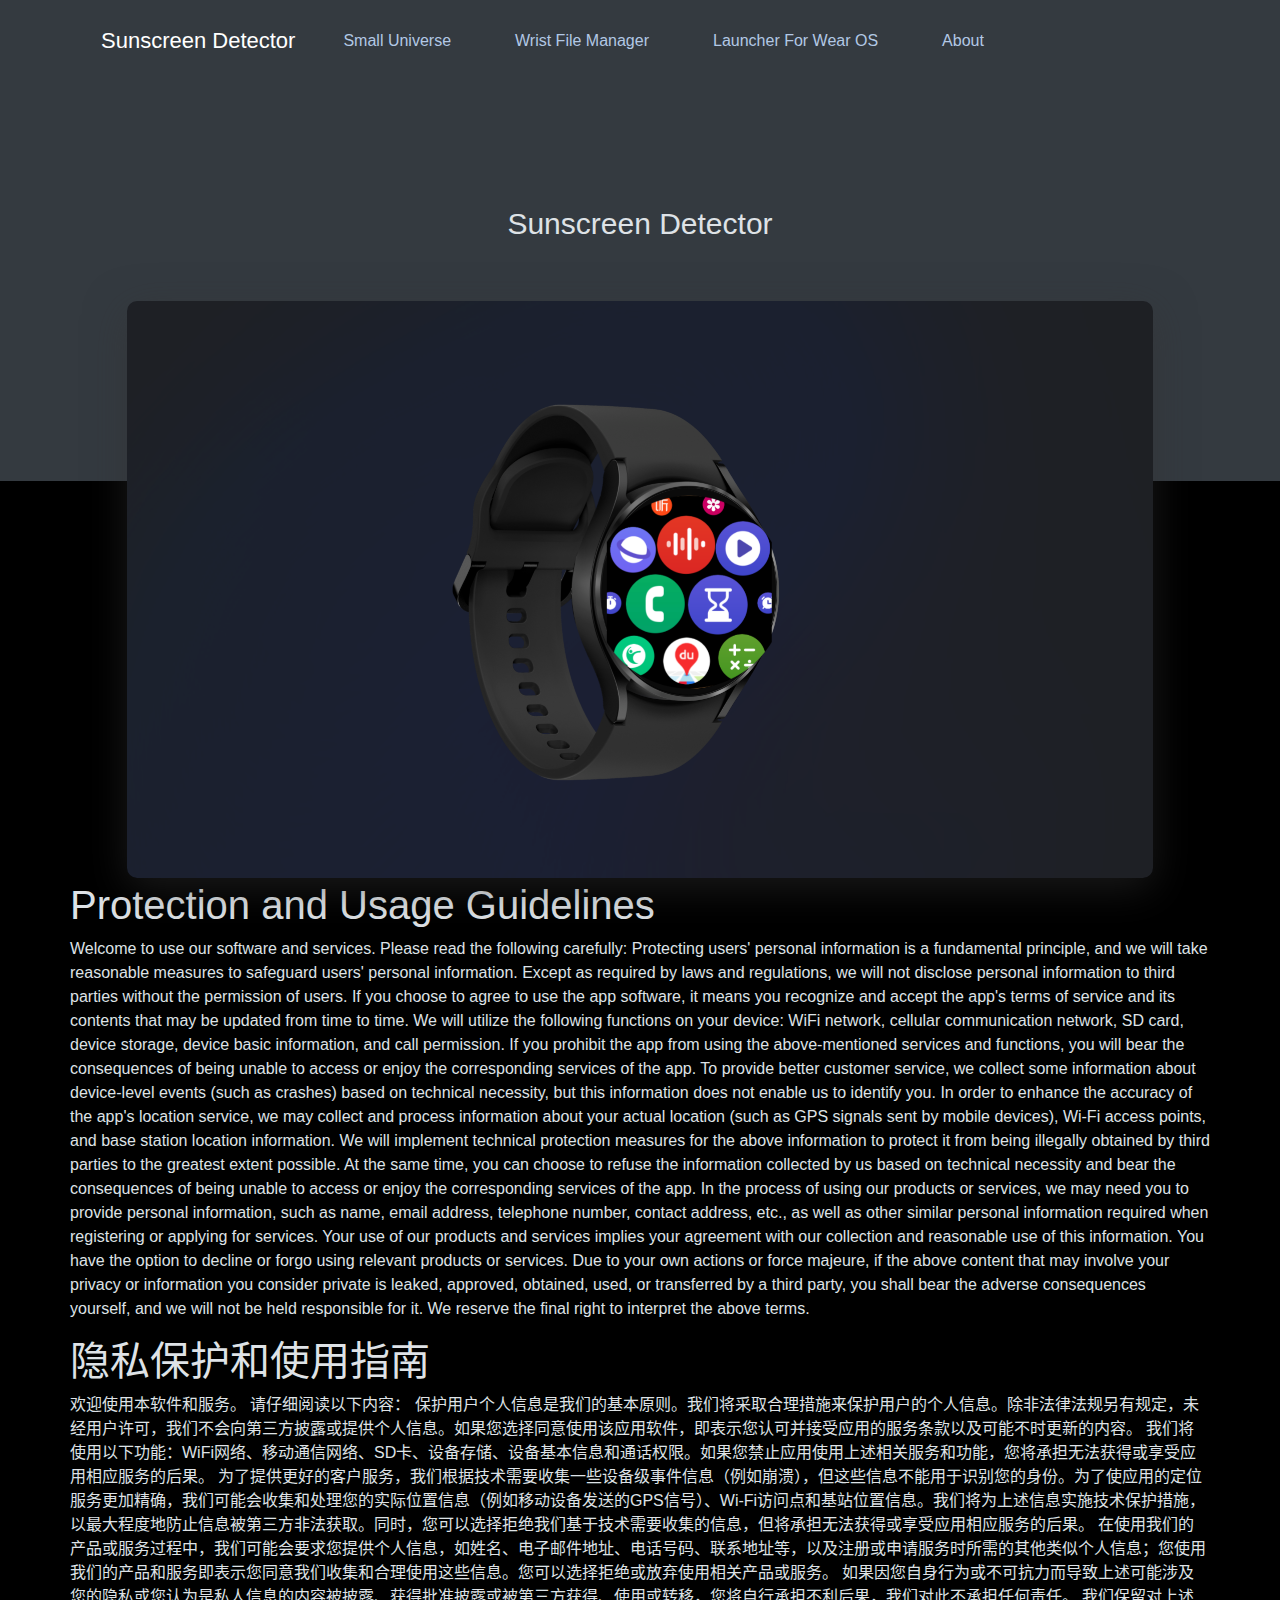
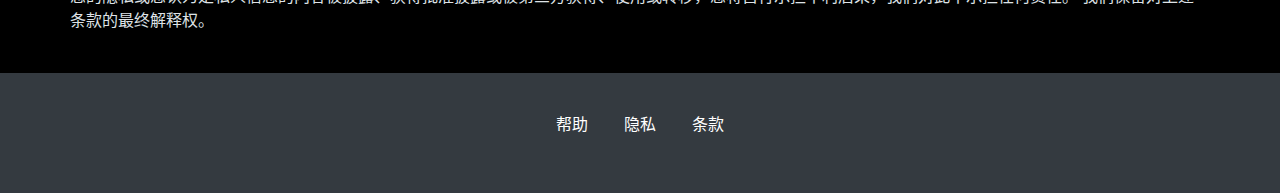
<file: SunscreenDetectorPrivacy.html>
﻿<!DOCTYPE html>
<html lang="zh-CN">
	<head>
		<meta charset="utf-8">
		<meta http-equiv="X-UA-Compatible" content="IE=edge">
		<meta name="viewport" content="width=device-width, initial-scale=1">
		<title>小宇宙</title>
		<link href="bootstrap/css/bootstrap.min.css" rel="stylesheet">
		<link href="css/bl-css.css" rel="stylesheet">
		<link href="font-awesome/css/font-awesome.min.css" rel="stylesheet">
		<link href="aos/dist/aos.css" rel="stylesheet">
	</head>
	<body style="background-color: black;">
		<div class="bl-header container-fluid">
			<div class="container">
				<nav class="navbar navbar-expand-lg navbar-dark bl-nav">
					<a class="nav-prand" href="SunscreenDetectorprivacy.html">Sunscreen Detector</a>
					<button class="navbar-toggler" type="button" data-toggle="collapse"
						data-target="#navbarSupportedContent" aria-controls="navbarSupportedContent"
						aria-expanded="false" aria-label="Toggle navigation">
						<span class="navbar-toggler-icon"></span>
					</button>
				<div class="collapse navbar-collapse" id="navbarSupportedContent">
						<ul class="navbar-nav mr-auto">
							<li class="nav-item">
								<a href="index.html">Small Universe<span class="sr-only">(current)</span></a>
							</li>
							 <li class="nav-item">
								<a href="privacy.html">Wrist File Manager</a>
							</li>
						
                                                        <li class="nav-item">
								<a href="privacy2.html">Launcher For Wear OS</a>
							</li>
							<li class="nav-item">
								<a href="about.html">About</a>
							</li>
						</ul>
					</div>
					<!-- 	<button type="button" class="btn btn-outline-light ">登录</button> -->
				</nav>
			</div>
		</div>
		<div class="bl-bgclor container-fluid">
			<div class="bl-banner container">
				<p style="color: #dee2e6;">Sunscreen Detector</p>
				<div class="jpress-img" data-aos="fade-up"><img src="img/main.png" /></div>
			</div>
		</div>
		<div class="container bl-card ">
<h1 style="color: #dee2e6;">Protection and Usage Guidelines</h1>
			<p style="color: #dee2e6;">Welcome to use our software and services. Please read the following carefully:

				Protecting users' personal information is a fundamental principle, and we will take reasonable measures to safeguard users' personal information. Except as required by laws and regulations, we will not disclose personal information to third parties without the permission of users. If you choose to agree to use the app software, it means you recognize and accept the app's terms of service and its contents that may be updated from time to time.

				We will utilize the following functions on your device: WiFi network, cellular communication network, SD card, device storage, device basic information, and call permission. If you prohibit the app from using the above-mentioned services and functions, you will bear the consequences of being unable to access or enjoy the corresponding services of the app.

				To provide better customer service, we collect some information about device-level events (such as crashes) based on technical necessity, but this information does not enable us to identify you. In order to enhance the accuracy of the app's location service, we may collect and process information about your actual location (such as GPS signals sent by mobile devices), Wi-Fi access points, and base station location information. We will implement technical protection measures for the above information to protect it from being illegally obtained by third parties to the greatest extent possible. At the same time, you can choose to refuse the information collected by us based on technical necessity and bear the consequences of being unable to access or enjoy the corresponding services of the app.

				In the process of using our products or services, we may need you to provide personal information, such as name, email address, telephone number, contact address, etc., as well as other similar personal information required when registering or applying for services. Your use of our products and services implies your agreement with our collection and reasonable use of this information. You have the option to decline or forgo using relevant products or services.

				Due to your own actions or force majeure, if the above content that may involve your privacy or information you consider private is leaked, approved, obtained, used, or transferred by a third party, you shall bear the adverse consequences yourself, and we will not be held responsible for it.

				We reserve the final right to interpret the above terms.</p>

			<h1 style="color: #dee2e6;">隐私保护和使用指南</h1>
			<p style="color: #dee2e6;">欢迎使用本软件和服务。
				请仔细阅读以下内容：

				保护用户个人信息是我们的基本原则。我们将采取合理措施来保护用户的个人信息。除非法律法规另有规定，未经用户许可，我们不会向第三方披露或提供个人信息。如果您选择同意使用该应用软件，即表示您认可并接受应用的服务条款以及可能不时更新的内容。

				我们将使用以下功能：WiFi网络、移动通信网络、SD卡、设备存储、设备基本信息和通话权限。如果您禁止应用使用上述相关服务和功能，您将承担无法获得或享受应用相应服务的后果。

				为了提供更好的客户服务，我们根据技术需要收集一些设备级事件信息（例如崩溃），但这些信息不能用于识别您的身份。为了使应用的定位服务更加精确，我们可能会收集和处理您的实际位置信息（例如移动设备发送的GPS信号）、Wi-Fi访问点和基站位置信息。我们将为上述信息实施技术保护措施，以最大程度地防止信息被第三方非法获取。同时，您可以选择拒绝我们基于技术需要收集的信息，但将承担无法获得或享受应用相应服务的后果。

				在使用我们的产品或服务过程中，我们可能会要求您提供个人信息，如姓名、电子邮件地址、电话号码、联系地址等，以及注册或申请服务时所需的其他类似个人信息；您使用我们的产品和服务即表示您同意我们收集和合理使用这些信息。您可以选择拒绝或放弃使用相关产品或服务。

				如果因您自身行为或不可抗力而导致上述可能涉及您的隐私或您认为是私人信息的内容被披露、获得批准披露或被第三方获得、使用或转移，您将自行承担不利后果，我们对此不承担任何责任。

				我们保留对上述条款的最终解释权。</p>
		</div>

		<div class="bl-footer container-fluid">
			<div class="container">
				<ul class="bl-footer-list">

					<li class="bl-footer-item">
						<a href="#">帮助</a>
					</li>
					<li class="bl-footer-item">
						<a href="#">隐私</a>
					</li>
					<li class="bl-footer-item">
						<a href="#">条款</a>
					</li>
				</ul>
		
			</div>
		</div>
		<script src="jquery/jquery.min.js"></script>
		<script src="bootstrap/js/bootstrap.min.js"></script>
		<script src="aos/dist/aos.js"></script>
		<script>
			AOS.init();
		</script>
	</body>
</html>
</file>
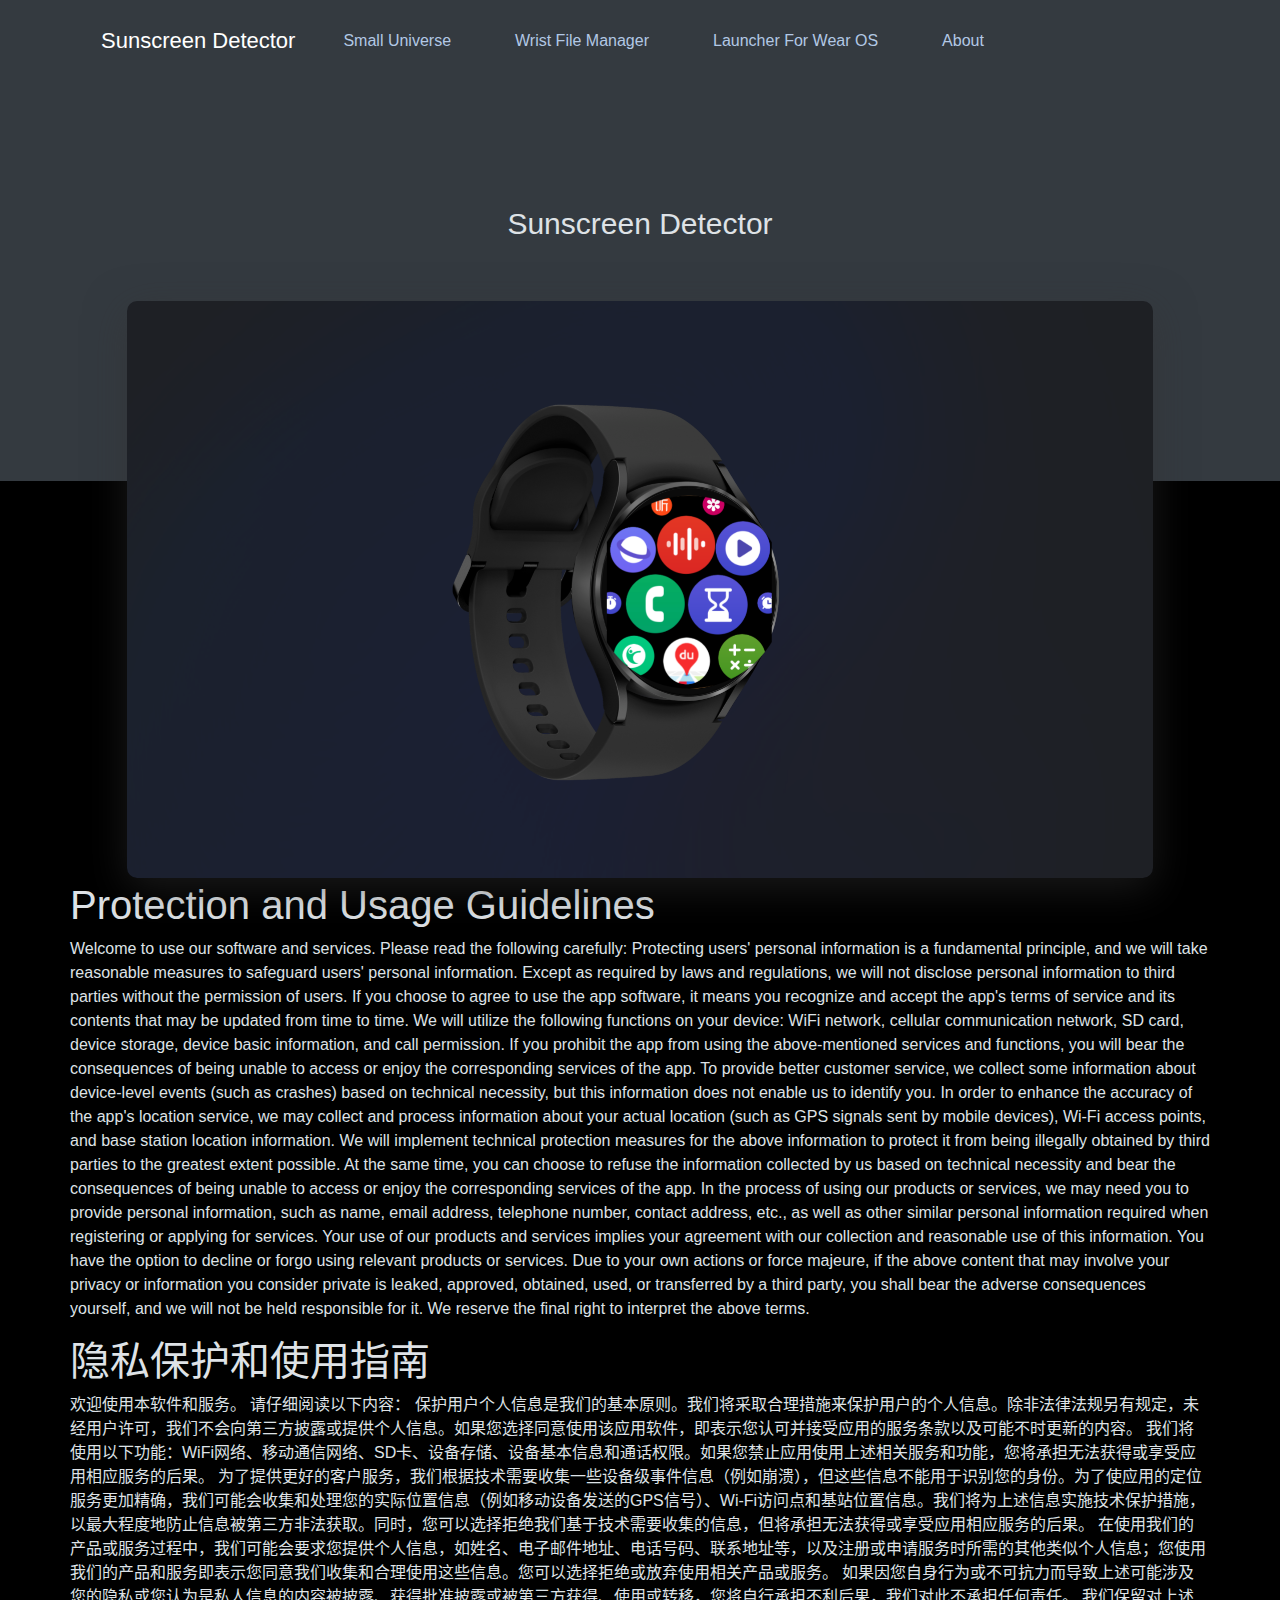
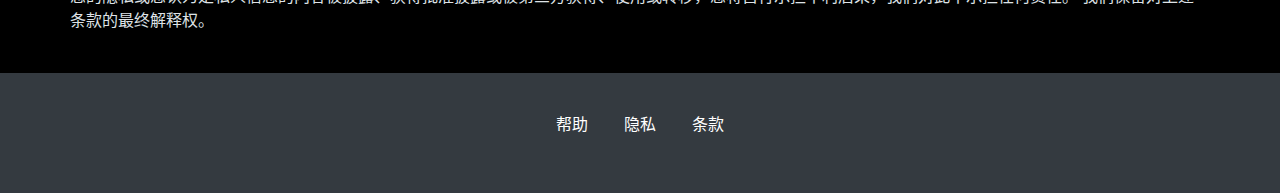
<file: sunscreenDetectorPrivacy.html>
﻿<!DOCTYPE html>
<html lang="zh-CN">
	<head>
		<meta charset="utf-8">
		<meta http-equiv="X-UA-Compatible" content="IE=edge">
		<meta name="viewport" content="width=device-width, initial-scale=1">
		<title>小宇宙</title>
		<link href="bootstrap/css/bootstrap.min.css" rel="stylesheet">
		<link href="css/bl-css.css" rel="stylesheet">
		<link href="font-awesome/css/font-awesome.min.css" rel="stylesheet">
		<link href="aos/dist/aos.css" rel="stylesheet">
	</head>
	<body style="background-color: black;">
		<div class="bl-header container-fluid">
			<div class="container">
				<nav class="navbar navbar-expand-lg navbar-dark bl-nav">
					<a class="nav-prand" href="SunscreenDetectorprivacy.html">Sunscreen Detector</a>
					<button class="navbar-toggler" type="button" data-toggle="collapse"
						data-target="#navbarSupportedContent" aria-controls="navbarSupportedContent"
						aria-expanded="false" aria-label="Toggle navigation">
						<span class="navbar-toggler-icon"></span>
					</button>
				<div class="collapse navbar-collapse" id="navbarSupportedContent">
						<ul class="navbar-nav mr-auto">
							<li class="nav-item">
								<a href="index.html">Small Universe<span class="sr-only">(current)</span></a>
							</li>
							 <li class="nav-item">
								<a href="mediaPrivacy.html">Wrist File Manager</a>
							</li>
						
                                                        <li class="nav-item">
								<a href="launcherPrivacy.html">Launcher For Wear OS</a>
							</li>
							<li class="nav-item">
								<a href="about.html">About</a>
							</li>
						</ul>
					</div>
					<!-- 	<button type="button" class="btn btn-outline-light ">登录</button> -->
				</nav>
			</div>
		</div>
		<div class="bl-bgclor container-fluid">
			<div class="bl-banner container">
				<p style="color: #dee2e6;">Sunscreen Detector</p>
				<div class="jpress-img" data-aos="fade-up"><img src="img/main.png" /></div>
			</div>
		</div>
		<div class="container bl-card ">
<h1 style="color: #dee2e6;">Protection and Usage Guidelines</h1>
			<p style="color: #dee2e6;">Welcome to use our software and services. Please read the following carefully:

				Protecting users' personal information is a fundamental principle, and we will take reasonable measures to safeguard users' personal information. Except as required by laws and regulations, we will not disclose personal information to third parties without the permission of users. If you choose to agree to use the app software, it means you recognize and accept the app's terms of service and its contents that may be updated from time to time.

				We will utilize the following functions on your device: WiFi network, cellular communication network, SD card, device storage, device basic information, and call permission. If you prohibit the app from using the above-mentioned services and functions, you will bear the consequences of being unable to access or enjoy the corresponding services of the app.

				To provide better customer service, we collect some information about device-level events (such as crashes) based on technical necessity, but this information does not enable us to identify you. In order to enhance the accuracy of the app's location service, we may collect and process information about your actual location (such as GPS signals sent by mobile devices), Wi-Fi access points, and base station location information. We will implement technical protection measures for the above information to protect it from being illegally obtained by third parties to the greatest extent possible. At the same time, you can choose to refuse the information collected by us based on technical necessity and bear the consequences of being unable to access or enjoy the corresponding services of the app.

				In the process of using our products or services, we may need you to provide personal information, such as name, email address, telephone number, contact address, etc., as well as other similar personal information required when registering or applying for services. Your use of our products and services implies your agreement with our collection and reasonable use of this information. You have the option to decline or forgo using relevant products or services.

				Due to your own actions or force majeure, if the above content that may involve your privacy or information you consider private is leaked, approved, obtained, used, or transferred by a third party, you shall bear the adverse consequences yourself, and we will not be held responsible for it.

				We reserve the final right to interpret the above terms.</p>

			<h1 style="color: #dee2e6;">隐私保护和使用指南</h1>
			<p style="color: #dee2e6;">欢迎使用本软件和服务。
				请仔细阅读以下内容：

				保护用户个人信息是我们的基本原则。我们将采取合理措施来保护用户的个人信息。除非法律法规另有规定，未经用户许可，我们不会向第三方披露或提供个人信息。如果您选择同意使用该应用软件，即表示您认可并接受应用的服务条款以及可能不时更新的内容。

				我们将使用以下功能：WiFi网络、移动通信网络、SD卡、设备存储、设备基本信息和通话权限。如果您禁止应用使用上述相关服务和功能，您将承担无法获得或享受应用相应服务的后果。

				为了提供更好的客户服务，我们根据技术需要收集一些设备级事件信息（例如崩溃），但这些信息不能用于识别您的身份。为了使应用的定位服务更加精确，我们可能会收集和处理您的实际位置信息（例如移动设备发送的GPS信号）、Wi-Fi访问点和基站位置信息。我们将为上述信息实施技术保护措施，以最大程度地防止信息被第三方非法获取。同时，您可以选择拒绝我们基于技术需要收集的信息，但将承担无法获得或享受应用相应服务的后果。

				在使用我们的产品或服务过程中，我们可能会要求您提供个人信息，如姓名、电子邮件地址、电话号码、联系地址等，以及注册或申请服务时所需的其他类似个人信息；您使用我们的产品和服务即表示您同意我们收集和合理使用这些信息。您可以选择拒绝或放弃使用相关产品或服务。

				如果因您自身行为或不可抗力而导致上述可能涉及您的隐私或您认为是私人信息的内容被披露、获得批准披露或被第三方获得、使用或转移，您将自行承担不利后果，我们对此不承担任何责任。

				我们保留对上述条款的最终解释权。</p>
		</div>

		<div class="bl-footer container-fluid">
			<div class="container">
				<ul class="bl-footer-list">

					<li class="bl-footer-item">
						<a href="#">帮助</a>
					</li>
					<li class="bl-footer-item">
						<a href="#">隐私</a>
					</li>
					<li class="bl-footer-item">
						<a href="#">条款</a>
					</li>
				</ul>
		
			</div>
		</div>
		<script src="jquery/jquery.min.js"></script>
		<script src="bootstrap/js/bootstrap.min.js"></script>
		<script src="aos/dist/aos.js"></script>
		<script>
			AOS.init();
		</script>
	</body>
</html>
</file>
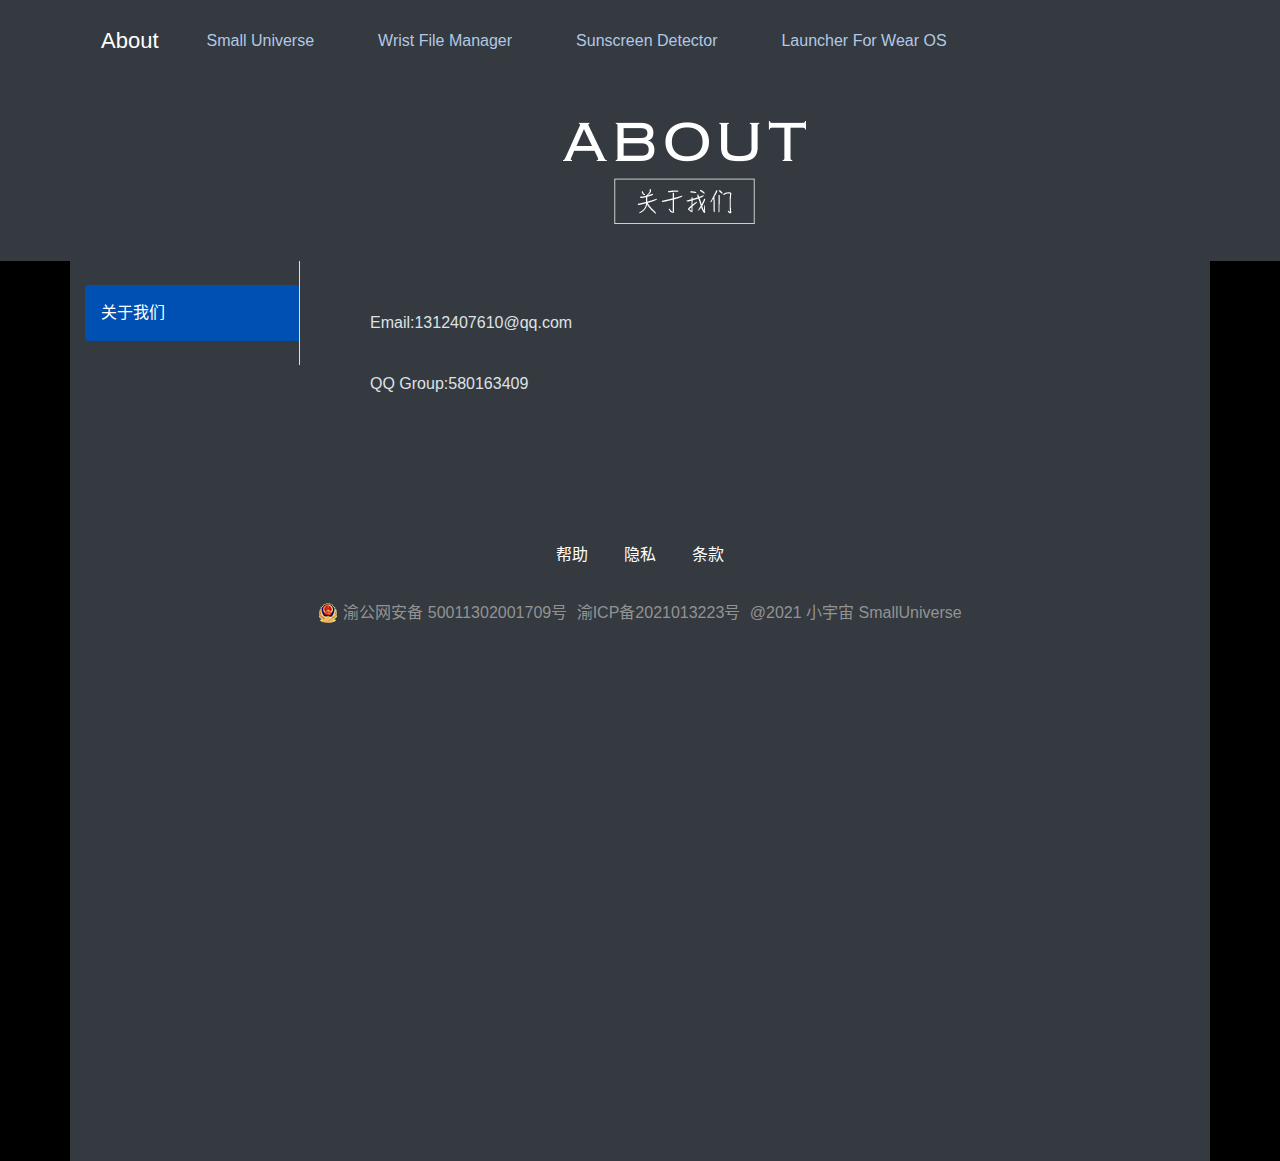
<file: smallUniverse/smallUniverse/about.html>
﻿<!DOCTYPE html>
<html lang="zh-CN">
<head>
    <meta charset="utf-8">
    
<meta http-equiv="X-UA-Compatible" content="IE=edge">
   
 <meta name="viewport" content="width=device-width, initial-scale=1">

    <title>小宇宙</title>
 
   <link href="bootstrap/css/bootstrap.min.css" rel="stylesheet">
   
 <link href="css/bl-css.css" rel="stylesheet">
   
 <link href="font-awesome/css/font-awesome.min.css" rel="stylesheet">
</head>
<body style="background-color: black;">

<div class="bl-header container-fluid">
    <div class="container">
        
<nav class="navbar navbar-expand-lg navbar-dark bl-nav">
            
<a class="nav-prand" href="about.html">About</a>
           
 <button class="navbar-toggler" type="button" data-toggle="collapse" data-target="#navbarSupportedContent" aria-controls="navbarSupportedContent" aria-expanded="false" aria-label="Toggle navigation">
        
        <span class="navbar-toggler-icon"></span>
            
</button>
         
             

								<div class="collapse navbar-collapse" id="navbarSupportedContent">
						<ul class="navbar-nav mr-auto">
							<li class="nav-item">
								<a href="index.html">Small Universe<span class="sr-only">(current)</span></a>
							</li>
 <li class="nav-item">
								<a href="privacy.html">Wrist File Manager</a>
							</li>
							<li class="nav-item">
								<a href="privacy1.html">Sunscreen Detector</a>
							</li>
                                                        <li class="nav-item">
								<a href="privacy2.html">Launcher For Wear OS</a>
							</li>
						
						</ul>
					</div>                 
     
  </nav>
    </div>
</div>
<div class="container-fluid bl-bgclor">
    
<div class="container bl-about-banner"><img src="img/about-banner.png"/> 
</div>
</div>
<div class="container bl-container">
    <div class="row">
       
 <div class="col-md-3 col-sm-12">
            <div class="bl-cloumn-nav">
             
   <a class="bl-cloumn-nav-item nav-link active" href="#">关于我们</a>
              
              </div>
      
  
</div>
        
<div class="col-md-9 col-sm-12">
         
<div class="bl-artical" >
                
<p style="color: #dee2e6;">Email:1312407610@qq.com</p>
<p style="color: #dee2e6;">QQ Group:580163409</p>
                  
  </div>
        </div>
    </div><div class="bl-footer container-fluid">
			<div class="container">
				<ul class="bl-footer-list">

					<li class="bl-footer-item">
						<a href="#">帮助</a>
					</li>
					<li class="bl-footer-item">
						<a href="#">隐私</a>
					</li>
					<li class="bl-footer-item">
						<a href="#">条款</a>
					</li>
				</ul>
				<div class="copyright">
					<div style="width:auto;margin:0 auto; padding:20px 0;">
						<a target="_blank"
							href="http://www.beian.gov.cn/portal/registerSystemInfo?recordcode=50011302001709"
							style="display:inline-block;text-decoration:none;height:20px;line-height:20px;"><img src="img/beian.png"
								style="float:left;" />
							<p style="float:left;height:20px;line-height:20px;margin: 0px 0px 0px 5px; color:#939393;">
								渝公网安备 50011302001709号</p>
						</a>
						<a target="_blank"
							href="https://beian.miit.gov.cn"
							style="display:inline-block;text-decoration:none;height:20px;line-height:20px;">
							<p style="float:left;height:20px;line-height:20px;margin: 0px 0px 0px 5px; color:#939393;">
								渝ICP备2021013223号</p>
						</a>
						<a target="_blank"
							href="#"
							style="display:inline-block;text-decoration:none;height:20px;line-height:20px;">
							<p style="float:left;height:20px;line-height:20px;margin: 0px 0px 0px 5px; color:#939393;">
								@2021 小宇宙 SmallUniverse</p>
						</a>
					</div>
		
				</div>
			
			</div>
		</div>
		<script src="jquery/jquery.min.js"></script>
		<script src="bootstrap/js/bootstrap.min.js"></script>
		<script src="aos/dist/aos.js"></script>
		<script>
			AOS.init();
		</script>
	</body>
</html>
</file>
<file: css/bl-css.css>
.bl-bgclor{
    background-color: #343a40;
}
.bl-bgcolor-secondary{
    background-color: #343a40;
}
.bl-color{
    color: #343a40;
}
.bl-text-secondary{
    color:#999;
}
.bl-border-none{
    border:none;
}
.bl-light-color{
    color:#fff;
}
.bl-banner{
    height: 500px;
    position: relative;
    margin-bottom:0;
}
.bl-banner p{
    text-align: center;
    color: #fff;
    font-size:30px;
    padding-top:120px;
}
.jpress-img{
    position: absolute;
    left:5%;
    top:220px;
    text-align: center;
    width: 90%;
    border-radius: 10px;
    -webkit-border-radius: 10px;
    -moz-border-radius: 10px;
    box-shadow:0 10px 40px rgba(51,51,51,0.5);
    -webkit-box-shadow:0 10px 40px rgba(51,51,51,0.5);
    -moz-box-shadow:0 10px 40px rgba(51,51,51,0.5);
}

.jpress-img img{
    max-width: 100%;
    border-radius: 10px;
}
.bl-img-size{
    width: 24px;
    height: 24px;
}
.bl-portrait-size{
    width: 64px;
    height: 64px;
}

.bl-product-img{
    height: 300px;
    background-color:#f9f9f9;
}
.bl-circle{
    width: 100px;
    height: 100px;
    border: 2px solid #0050B3;
    border-radius: 50%;
    -moz-border-radius: 50%;
    -webkit-border-radius: 50%;
    line-height: 100px;
}
.bl-md-size{
    font-size:16px;
}
/*artical list*/
.list-content{
    padding:2rem 0;
}
.bl-list-card{
    padding:1.5rem 0;
    border-bottom:1px solid #dee2e6;
}
.bl-label{
    margin:1rem 0 0.5rem 0;
}
.bl-label .bl-label-item,.bl-tag .bl-tag-item{
    display: inline;
    padding:0 1rem 0 0;
    color:#999;
}
.bl-label-item img{
    border:1px solid #eee;
}
.bl-label-item span{
    color:#154fa1;
    margin:0 0 0 0.5rem;
}
.bl-list-card .bl-content-title a{
    color:#333;
}
.bl-list-card .bl-content-title a:hover{
    color:#0050B3;
}
.bl-list-card a:hover{
    text-decoration: none;
}
.bl-card-image{
    overflow: hidden;
    border:1px solid #eee;
    height: 14rem;
    margin:0;
    padding:0;
    line-height: 13rem;
}
.bl-card-image img{
    width: 100%;
    max-width: 100%;
    min-height: 100%;
    transition:0.4s ease-out;
    -webkit-transition:0.4s ease-out;
    -moz-transition:0.4s ease-out;
    -o-transition:0.4s ease-out;
}
.bl-card-image img:hover{
    transform: scale(1.1, 1.1);
    -webkit-transform: scale(1.1, 1.1);
    -o-transform: scale(1.1, 1.1);
    -moz-transform: scale(1.1, 1.1);
}
/*page*/
.pagination .page-item.active .page-link{
    background-color:#154fa1;
    border-color:#154fa1;
    color:#fff;
}
.pagination .page-item .page-link{
    color:#154fa1;
}
.pagination{
    margin:5rem 0 0 0;
}
.pagination li.disabled .page-link{
    background-color: #eee;
    color:#999;
}
.pagination li.disabled{
    cursor: not-allowed;
}

/*comment panel*/
.comment-panel{
    padding-bottom:0.5rem;
    margin-top:2rem;
    border-bottom:1px solid #dee2e6;
    position: relative;
}
.bl-comment-form button{
    float: right;
    background-color: #154fa1;
    color:#fff;
    padding:0.5rem 1rem;
    border:1px solid #154fa1;
    border-radius: 2px;
}
.comment-panel .comment-panel-portrait{
    position: absolute;
    top:0;
    left:0;
    border:1px solid #eee;
    border-radius: 50%;
    overflow: hidden;
    width: 3rem;
    height: 3rem;
}
.comment-panel-portrait img{
    max-width: 100%;
}
.comment-panel-content-item span{
    color:#666;
    margin:0 1rem 0 0;
}
.comment-panel-content p{
    font-size:16px;
    margin:0.5rem 0 0 0;
}
.comment-panel .bl-reply{
    text-align: right;
    color:#154fa1;
}
.comment-panel .comment-panel-content{
    padding:0 0 0 4rem;
    width: 100%;
}
.comment-panel .comment-panel-content .comment-panel-content-item div{
    display: inline;
    padding:0 1rem 0 0;
}
.comment-panel .comment-panel-secondary{
    border:1px solid #e5e5e5;
    padding:0.5rem 1rem;
    margin:1rem 0;
    background-color: #fffffb;
}
.comment-panel-secondary span{
    color:#17a2b8;
}
/*recommend aritical*/
.recommend-panel-top{
    height: 10rem;
    overflow: hidden;
    line-height: 10rem;
}
.recommend-panel-top img,.card-right-body img{
    width: 100%;
    max-width: 100%;
    min-height: 100%;
    transition:0.4s ease-out;
    -webkit-transition:0.4s ease-out;
    -moz-transition:0.4s ease-out;
    -o-transition:0.4s ease-out;
}
.card-right-body a{
    display: block;
    text-decoration: none;
}
.recommend-panel-top img:hover,.card-right-body img:hover{
    transform: scale(1.1, 1.1);
    -webkit-transform: scale(1.1, 1.1);
    -o-transform: scale(1.1, 1.1);
    -moz-transform: scale(1.1, 1.1);
}
.recommend-panel,.comment{
    padding:1.5rem 0 0 0;
}
.recommend-panel-bottom{
    padding:0.5rem;
}
.bl-panel a{
    display: block;
    font-size:14px;
    color: #333;
}
.bl-panel a:hover{
    text-decoration: none;

}
@media (min-width: 576px){
    .bl-panel{
        max-width: 30%;
    }
}
/*right-card*/
.card-right{
    padding:1rem;
}
.card-right .card-right-body p{
    margin:0.5rem 0 1rem 0;
    color:#666;
    line-height: 1.2rem;
    font-size:14px;
}
.card-right-body div{
    border:1px solid #eee;
    overflow: hidden;
    height: 5rem;
}
.card-right-body div img{
    width: 100%;
}
/*index advantage*/
.bl-card{
    padding:0;
}

.bl-title{
    margin:2rem 0 1rem 0;
    border-left:2px solid #0050B3;
    padding:0 0 0 1rem;
    color:#333;
}
.bl-card-title{
    margin:6rem 0 2rem 0;
    text-align: center;
    font-size:30px;
	color:#dee2e6;
}
.bl-card-body{
    border:none;
}
.bl-card-body .card-body-item{
    border:none;
    text-align: center;
    padding:1rem 0 0 0;
	color:#dee2e6;
}
.bl-card-body .item-icon{
    margin:0 auto;
    width: 100px;
    height: 100px;
    border: 2px solid #0050B3;
    border-radius: 50%;
    -moz-border-radius: 50%;
    -webkit-border-radius: 50%;
    color:#dee2e6;
    line-height: 100px;
}
.card-img-top{
    height: 20rem;
    overflow: hidden;
}
.card-img-top img{
    width: 100%;
    max-width: 100%;
    min-height: 100%;
}
/*product box*/

.product-box-body{
    margin:2rem 0;
}
.product-box-body .product-box-image{
    vertical-align: middle;
    overflow: hidden;
}
.card-img-left{
    max-width: 100%;
}
.product-box-body .product-box-content{
    padding:7rem 0 0 2.5rem;
	color:#dee2e6;
}
.product-box-content p{
    color:#666;
}
@media(max-width: 576px) {
    .card-title{
        text-align: center;
    }
    .product-box-body .product-box-content{
        padding:1rem;
		color:#dee2e6;
    }
    .product-box-body{
        border:dashed #ccc;
        border-width: 0 0 1px 0;
    }
    .jpress-img{
        width: 100%;
        left: 0;
    }
    .bl-list-card{
        padding:1rem;
    }
}
@media(min-width: 576px){
    .recommend-panel-top{
        height: 5rem;
        line-height: 5rem;
    }
}
@media(max-width: 768px) {
    .card-title{
        text-align: center;
		color:#dee2e6;
    }
    .product-box-body .product-box-content{
        padding:1rem;
		color:#dee2e6;
    }
    .product-box-body{
        border:dashed #ccc;
        border-width: 0 0 1px 0;
    }
    .card-right{
        display: none;
    }

}
@media(min-width: 768px) {
    .bl-banner{
        height: 400px;
        margin-bottom:13rem;
    }
}
@media(min-width: 992px) {
    .bl-card{
        padding:6rem 0 0 0;
    }
    .bl-banner{
        margin-bottom:14rem;
    }
    .recommend-panel-top{
        height: 7rem;
        line-height: 7rem;
    }
    .card-right-body div{
        height: 8rem;
    }
}
@media(max-width: 768px) {
    .bl-card{
        padding:1rem;
    }
}
@media(min-width: 1200px) {
    .bl-banner {
        margin-bottom: 19rem;
    }
}
/*footer*/
.bl-footer{
    padding:2.5rem;
    margin:2.5rem 0 0 0;
    background-color:#343a40;
}
.bl-footer a,.bl-footer .copyright{
    color:#fff;
}
.bl-footer .copyright{
    text-align: center;
}
.bl-footer .bl-footer-list{
    text-align: center;
    padding:0;
}
.bl-footer-list .bl-footer-item{
    display: inline-block;
    padding:0 1rem;
}
/*header*/
.bl-header{
    background-color: #343a40;
    padding:1rem 0;
}
.icon-item a{
    display: inline-block;
    padding:1rem 2rem;
    color:#cedced;
}

.icon-item a:hover{
    color:#fff;
}
.bl-nav-color{
    color:#cedced;
}
a.nav-prand{
    margin:0 1rem 0 0;
    font-size:22px;
    color:#fff;
}
a.nav-prand:hover{
    text-decoration: none;
}
.bl-nav .nav-item.active a{
    color:#fff;
}
.bl-nav .nav-item a{
    padding:0 2rem;
    color:#b2c8e5;
}
.bl-nav .nav-item a:hover{
     color:#fff;
     text-decoration: none;
 }
/*about*/
.bl-cloumn-nav{
    padding:1.5rem 0;
    margin:0 2.5rem 0 0;
    border-right:1px solid #dfdfdf;
}
.bl-cloumn-nav .bl-cloumn-nav-item{
    padding:1rem;
    color:#333;
}
.bl-cloumn-nav .bl-cloumn-nav-item.active{
    background-color:#0050B3 ;
    color:#fff;
    border-top-left-radius: .25rem!important;
    border-bottom-left-radius: .25rem!important;
}
.bl-about-banner{
    height: 180px;
    overflow: hidden;
    text-align: center;
    color: #fff;
    font-size:30px;
    line-height: 180px;
	background-color:#343a40;
}
.bl-title-center{
    text-align: center;
    padding:2.5rem 0 0 0;
}
.bl-title-left{
    padding:2.5rem 0 0 0;
}
.bl-container{
    min-height: 100vh;
	background-color:#343a40;
}
@media (max-width: 768px) {
    .bl-cloumn-nav{
        border:none;
    }
    .bl-cloumn-nav .bl-cloumn-nav-item{
        float: left;
        border-bottom:1px solid #dfdfdf;
        padding-bottom:1rem;
    }
    .bl-cloumn-nav .bl-cloumn-nav-item.active{
        border-top-left-radius: .25rem!important;
        border-top-right-radius: .25rem!important;
        border-bottom-left-radius: 0!important;
    }
}
/*artical*/
.bl-artical-title{
    margin:3rem 0 0 0;
}
.bl-artical h1,.bl-artical h2,.bl-artical h3,.bl-artical h4,.bl-artical h5{
    padding:1.5rem 0 0.5rem 0;
}
.bl-artical h1{
    font-size:2rem;
    color:#c7254e;
}
.bl-artical h2{
    font-size:1.75rem;
}
.bl-artical h3{
    font-size:1.5rem;
}
.bl-artical h4{
    font-size:1.25rem;
}
.bl-artical h5{
    font-size:1rem;
}
.bl-artical{
    padding:2.5rem 0 2.5rem 0;
}
.bl-artical blockquote{
    padding:1rem 1rem 1rem 2rem;
    border-left:4px solid #dfdfdf;
    background-color: #f3f3f3;
    /*font-style: italic;*/
    font-weight: bold;
}
.bl-artical blockquote span{
    font-size:36px
}
.bl-artical p img{
    vertical-align: middle;
    width: 100%;
    max-width: 100%;
    height: auto;
}
.bl-artical p{
    padding:0.5rem 0 0.5rem 0;
    line-height: 1.8rem;
}
.bl-content-info{
    color:#999;
}

/*animation*/
</file>
<file: smallUniverse/smallUniverse/css/bl-css.css>
.bl-bgclor{
    background-color: #343a40;
}
.bl-bgcolor-secondary{
    background-color: #343a40;
}
.bl-color{
    color: #343a40;
}
.bl-text-secondary{
    color:#999;
}
.bl-border-none{
    border:none;
}
.bl-light-color{
    color:#fff;
}
.bl-banner{
    height: 500px;
    position: relative;
    margin-bottom:0;
}
.bl-banner p{
    text-align: center;
    color: #fff;
    font-size:30px;
    padding-top:120px;
}
.jpress-img{
    position: absolute;
    left:5%;
    top:220px;
    text-align: center;
    width: 90%;
    border-radius: 10px;
    -webkit-border-radius: 10px;
    -moz-border-radius: 10px;
    box-shadow:0 10px 40px rgba(51,51,51,0.5);
    -webkit-box-shadow:0 10px 40px rgba(51,51,51,0.5);
    -moz-box-shadow:0 10px 40px rgba(51,51,51,0.5);
}

.jpress-img img{
    max-width: 100%;
    border-radius: 10px;
}
.bl-img-size{
    width: 24px;
    height: 24px;
}
.bl-portrait-size{
    width: 64px;
    height: 64px;
}

.bl-product-img{
    height: 300px;
    background-color:#f9f9f9;
}
.bl-circle{
    width: 100px;
    height: 100px;
    border: 2px solid #0050B3;
    border-radius: 50%;
    -moz-border-radius: 50%;
    -webkit-border-radius: 50%;
    line-height: 100px;
}
.bl-md-size{
    font-size:16px;
}
/*artical list*/
.list-content{
    padding:2rem 0;
}
.bl-list-card{
    padding:1.5rem 0;
    border-bottom:1px solid #dee2e6;
}
.bl-label{
    margin:1rem 0 0.5rem 0;
}
.bl-label .bl-label-item,.bl-tag .bl-tag-item{
    display: inline;
    padding:0 1rem 0 0;
    color:#999;
}
.bl-label-item img{
    border:1px solid #eee;
}
.bl-label-item span{
    color:#154fa1;
    margin:0 0 0 0.5rem;
}
.bl-list-card .bl-content-title a{
    color:#333;
}
.bl-list-card .bl-content-title a:hover{
    color:#0050B3;
}
.bl-list-card a:hover{
    text-decoration: none;
}
.bl-card-image{
    overflow: hidden;
    border:1px solid #eee;
    height: 14rem;
    margin:0;
    padding:0;
    line-height: 13rem;
}
.bl-card-image img{
    width: 100%;
    max-width: 100%;
    min-height: 100%;
    transition:0.4s ease-out;
    -webkit-transition:0.4s ease-out;
    -moz-transition:0.4s ease-out;
    -o-transition:0.4s ease-out;
}
.bl-card-image img:hover{
    transform: scale(1.1, 1.1);
    -webkit-transform: scale(1.1, 1.1);
    -o-transform: scale(1.1, 1.1);
    -moz-transform: scale(1.1, 1.1);
}
/*page*/
.pagination .page-item.active .page-link{
    background-color:#154fa1;
    border-color:#154fa1;
    color:#fff;
}
.pagination .page-item .page-link{
    color:#154fa1;
}
.pagination{
    margin:5rem 0 0 0;
}
.pagination li.disabled .page-link{
    background-color: #eee;
    color:#999;
}
.pagination li.disabled{
    cursor: not-allowed;
}

/*comment panel*/
.comment-panel{
    padding-bottom:0.5rem;
    margin-top:2rem;
    border-bottom:1px solid #dee2e6;
    position: relative;
}
.bl-comment-form button{
    float: right;
    background-color: #154fa1;
    color:#fff;
    padding:0.5rem 1rem;
    border:1px solid #154fa1;
    border-radius: 2px;
}
.comment-panel .comment-panel-portrait{
    position: absolute;
    top:0;
    left:0;
    border:1px solid #eee;
    border-radius: 50%;
    overflow: hidden;
    width: 3rem;
    height: 3rem;
}
.comment-panel-portrait img{
    max-width: 100%;
}
.comment-panel-content-item span{
    color:#666;
    margin:0 1rem 0 0;
}
.comment-panel-content p{
    font-size:16px;
    margin:0.5rem 0 0 0;
}
.comment-panel .bl-reply{
    text-align: right;
    color:#154fa1;
}
.comment-panel .comment-panel-content{
    padding:0 0 0 4rem;
    width: 100%;
}
.comment-panel .comment-panel-content .comment-panel-content-item div{
    display: inline;
    padding:0 1rem 0 0;
}
.comment-panel .comment-panel-secondary{
    border:1px solid #e5e5e5;
    padding:0.5rem 1rem;
    margin:1rem 0;
    background-color: #fffffb;
}
.comment-panel-secondary span{
    color:#17a2b8;
}
/*recommend aritical*/
.recommend-panel-top{
    height: 10rem;
    overflow: hidden;
    line-height: 10rem;
}
.recommend-panel-top img,.card-right-body img{
    width: 100%;
    max-width: 100%;
    min-height: 100%;
    transition:0.4s ease-out;
    -webkit-transition:0.4s ease-out;
    -moz-transition:0.4s ease-out;
    -o-transition:0.4s ease-out;
}
.card-right-body a{
    display: block;
    text-decoration: none;
}
.recommend-panel-top img:hover,.card-right-body img:hover{
    transform: scale(1.1, 1.1);
    -webkit-transform: scale(1.1, 1.1);
    -o-transform: scale(1.1, 1.1);
    -moz-transform: scale(1.1, 1.1);
}
.recommend-panel,.comment{
    padding:1.5rem 0 0 0;
}
.recommend-panel-bottom{
    padding:0.5rem;
}
.bl-panel a{
    display: block;
    font-size:14px;
    color: #333;
}
.bl-panel a:hover{
    text-decoration: none;

}
@media (min-width: 576px){
    .bl-panel{
        max-width: 30%;
    }
}
/*right-card*/
.card-right{
    padding:1rem;
}
.card-right .card-right-body p{
    margin:0.5rem 0 1rem 0;
    color:#666;
    line-height: 1.2rem;
    font-size:14px;
}
.card-right-body div{
    border:1px solid #eee;
    overflow: hidden;
    height: 5rem;
}
.card-right-body div img{
    width: 100%;
}
/*index advantage*/
.bl-card{
    padding:0;
}

.bl-title{
    margin:2rem 0 1rem 0;
    border-left:2px solid #0050B3;
    padding:0 0 0 1rem;
    color:#333;
}
.bl-card-title{
    margin:6rem 0 2rem 0;
    text-align: center;
    font-size:30px;
	color:#dee2e6;
}
.bl-card-body{
    border:none;
}
.bl-card-body .card-body-item{
    border:none;
    text-align: center;
    padding:1rem 0 0 0;
	color:#dee2e6;
}
.bl-card-body .item-icon{
    margin:0 auto;
    width: 100px;
    height: 100px;
    border: 2px solid #0050B3;
    border-radius: 50%;
    -moz-border-radius: 50%;
    -webkit-border-radius: 50%;
    color:#dee2e6;
    line-height: 100px;
}
.card-img-top{
    height: 20rem;
    overflow: hidden;
}
.card-img-top img{
    width: 100%;
    max-width: 100%;
    min-height: 100%;
}
/*product box*/

.product-box-body{
    margin:2rem 0;
}
.product-box-body .product-box-image{
    vertical-align: middle;
    overflow: hidden;
}
.card-img-left{
    max-width: 100%;
}
.product-box-body .product-box-content{
    padding:7rem 0 0 2.5rem;
	color:#dee2e6;
}
.product-box-content p{
    color:#666;
}
@media(max-width: 576px) {
    .card-title{
        text-align: center;
    }
    .product-box-body .product-box-content{
        padding:1rem;
		color:#dee2e6;
    }
    .product-box-body{
        border:dashed #ccc;
        border-width: 0 0 1px 0;
    }
    .jpress-img{
        width: 100%;
        left: 0;
    }
    .bl-list-card{
        padding:1rem;
    }
}
@media(min-width: 576px){
    .recommend-panel-top{
        height: 5rem;
        line-height: 5rem;
    }
}
@media(max-width: 768px) {
    .card-title{
        text-align: center;
		color:#dee2e6;
    }
    .product-box-body .product-box-content{
        padding:1rem;
		color:#dee2e6;
    }
    .product-box-body{
        border:dashed #ccc;
        border-width: 0 0 1px 0;
    }
    .card-right{
        display: none;
    }

}
@media(min-width: 768px) {
    .bl-banner{
        height: 400px;
        margin-bottom:13rem;
    }
}
@media(min-width: 992px) {
    .bl-card{
        padding:6rem 0 0 0;
    }
    .bl-banner{
        margin-bottom:14rem;
    }
    .recommend-panel-top{
        height: 7rem;
        line-height: 7rem;
    }
    .card-right-body div{
        height: 8rem;
    }
}
@media(max-width: 768px) {
    .bl-card{
        padding:1rem;
    }
}
@media(min-width: 1200px) {
    .bl-banner {
        margin-bottom: 19rem;
    }
}
/*footer*/
.bl-footer{
    padding:2.5rem;
    margin:2.5rem 0 0 0;
    background-color:#343a40;
}
.bl-footer a,.bl-footer .copyright{
    color:#fff;
}
.bl-footer .copyright{
    text-align: center;
}
.bl-footer .bl-footer-list{
    text-align: center;
    padding:0;
}
.bl-footer-list .bl-footer-item{
    display: inline-block;
    padding:0 1rem;
}
/*header*/
.bl-header{
    background-color: #343a40;
    padding:1rem 0;
}
.icon-item a{
    display: inline-block;
    padding:1rem 2rem;
    color:#cedced;
}

.icon-item a:hover{
    color:#fff;
}
.bl-nav-color{
    color:#cedced;
}
a.nav-prand{
    margin:0 1rem 0 0;
    font-size:22px;
    color:#fff;
}
a.nav-prand:hover{
    text-decoration: none;
}
.bl-nav .nav-item.active a{
    color:#fff;
}
.bl-nav .nav-item a{
    padding:0 2rem;
    color:#b2c8e5;
}
.bl-nav .nav-item a:hover{
     color:#fff;
     text-decoration: none;
 }
/*about*/
.bl-cloumn-nav{
    padding:1.5rem 0;
    margin:0 2.5rem 0 0;
    border-right:1px solid #dfdfdf;
}
.bl-cloumn-nav .bl-cloumn-nav-item{
    padding:1rem;
    color:#333;
}
.bl-cloumn-nav .bl-cloumn-nav-item.active{
    background-color:#0050B3 ;
    color:#fff;
    border-top-left-radius: .25rem!important;
    border-bottom-left-radius: .25rem!important;
}
.bl-about-banner{
    height: 180px;
    overflow: hidden;
    text-align: center;
    color: #fff;
    font-size:30px;
    line-height: 180px;
	background-color:#343a40;
}
.bl-title-center{
    text-align: center;
    padding:2.5rem 0 0 0;
}
.bl-title-left{
    padding:2.5rem 0 0 0;
}
.bl-container{
    min-height: 100vh;
	background-color:#343a40;
}
@media (max-width: 768px) {
    .bl-cloumn-nav{
        border:none;
    }
    .bl-cloumn-nav .bl-cloumn-nav-item{
        float: left;
        border-bottom:1px solid #dfdfdf;
        padding-bottom:1rem;
    }
    .bl-cloumn-nav .bl-cloumn-nav-item.active{
        border-top-left-radius: .25rem!important;
        border-top-right-radius: .25rem!important;
        border-bottom-left-radius: 0!important;
    }
}
/*artical*/
.bl-artical-title{
    margin:3rem 0 0 0;
}
.bl-artical h1,.bl-artical h2,.bl-artical h3,.bl-artical h4,.bl-artical h5{
    padding:1.5rem 0 0.5rem 0;
}
.bl-artical h1{
    font-size:2rem;
    color:#c7254e;
}
.bl-artical h2{
    font-size:1.75rem;
}
.bl-artical h3{
    font-size:1.5rem;
}
.bl-artical h4{
    font-size:1.25rem;
}
.bl-artical h5{
    font-size:1rem;
}
.bl-artical{
    padding:2.5rem 0 2.5rem 0;
}
.bl-artical blockquote{
    padding:1rem 1rem 1rem 2rem;
    border-left:4px solid #dfdfdf;
    background-color: #f3f3f3;
    /*font-style: italic;*/
    font-weight: bold;
}
.bl-artical blockquote span{
    font-size:36px
}
.bl-artical p img{
    vertical-align: middle;
    width: 100%;
    max-width: 100%;
    height: auto;
}
.bl-artical p{
    padding:0.5rem 0 0.5rem 0;
    line-height: 1.8rem;
}
.bl-content-info{
    color:#999;
}

/*animation*/
</file>
<file: highlight/styles/railscasts.css>
/*

Railscasts-like style (c) Visoft, Inc. (Damien White)

*/

.hljs {
  display: block;
  overflow-x: auto;
  padding: 0.5em;
  background: #232323;
  color: #e6e1dc;
}

.hljs-comment,
.hljs-quote {
  color: #bc9458;
  font-style: italic;
}

.hljs-keyword,
.hljs-selector-tag {
  color: #c26230;
}

.hljs-string,
.hljs-number,
.hljs-regexp,
.hljs-variable,
.hljs-template-variable {
  color: #a5c261;
}

.hljs-subst {
  color: #519f50;
}

.hljs-tag,
.hljs-name {
  color: #e8bf6a;
}

.hljs-type {
  color: #da4939;
}


.hljs-symbol,
.hljs-bullet,
.hljs-built_in,
.hljs-builtin-name,
.hljs-attr,
.hljs-link {
  color: #6d9cbe;
}

.hljs-params {
  color: #d0d0ff;
}

.hljs-attribute {
  color: #cda869;
}

.hljs-meta {
  color: #9b859d;
}

.hljs-title,
.hljs-section {
  color: #ffc66d;
}

.hljs-addition {
  background-color: #144212;
  color: #e6e1dc;
  display: inline-block;
  width: 100%;
}

.hljs-deletion {
  background-color: #600;
  color: #e6e1dc;
  display: inline-block;
  width: 100%;
}

.hljs-selector-class {
  color: #9b703f;
}

.hljs-selector-id {
  color: #8b98ab;
}

.hljs-emphasis {
  font-style: italic;
}

.hljs-strong {
  font-weight: bold;
}

.hljs-link {
  text-decoration: underline;
}
</file>
